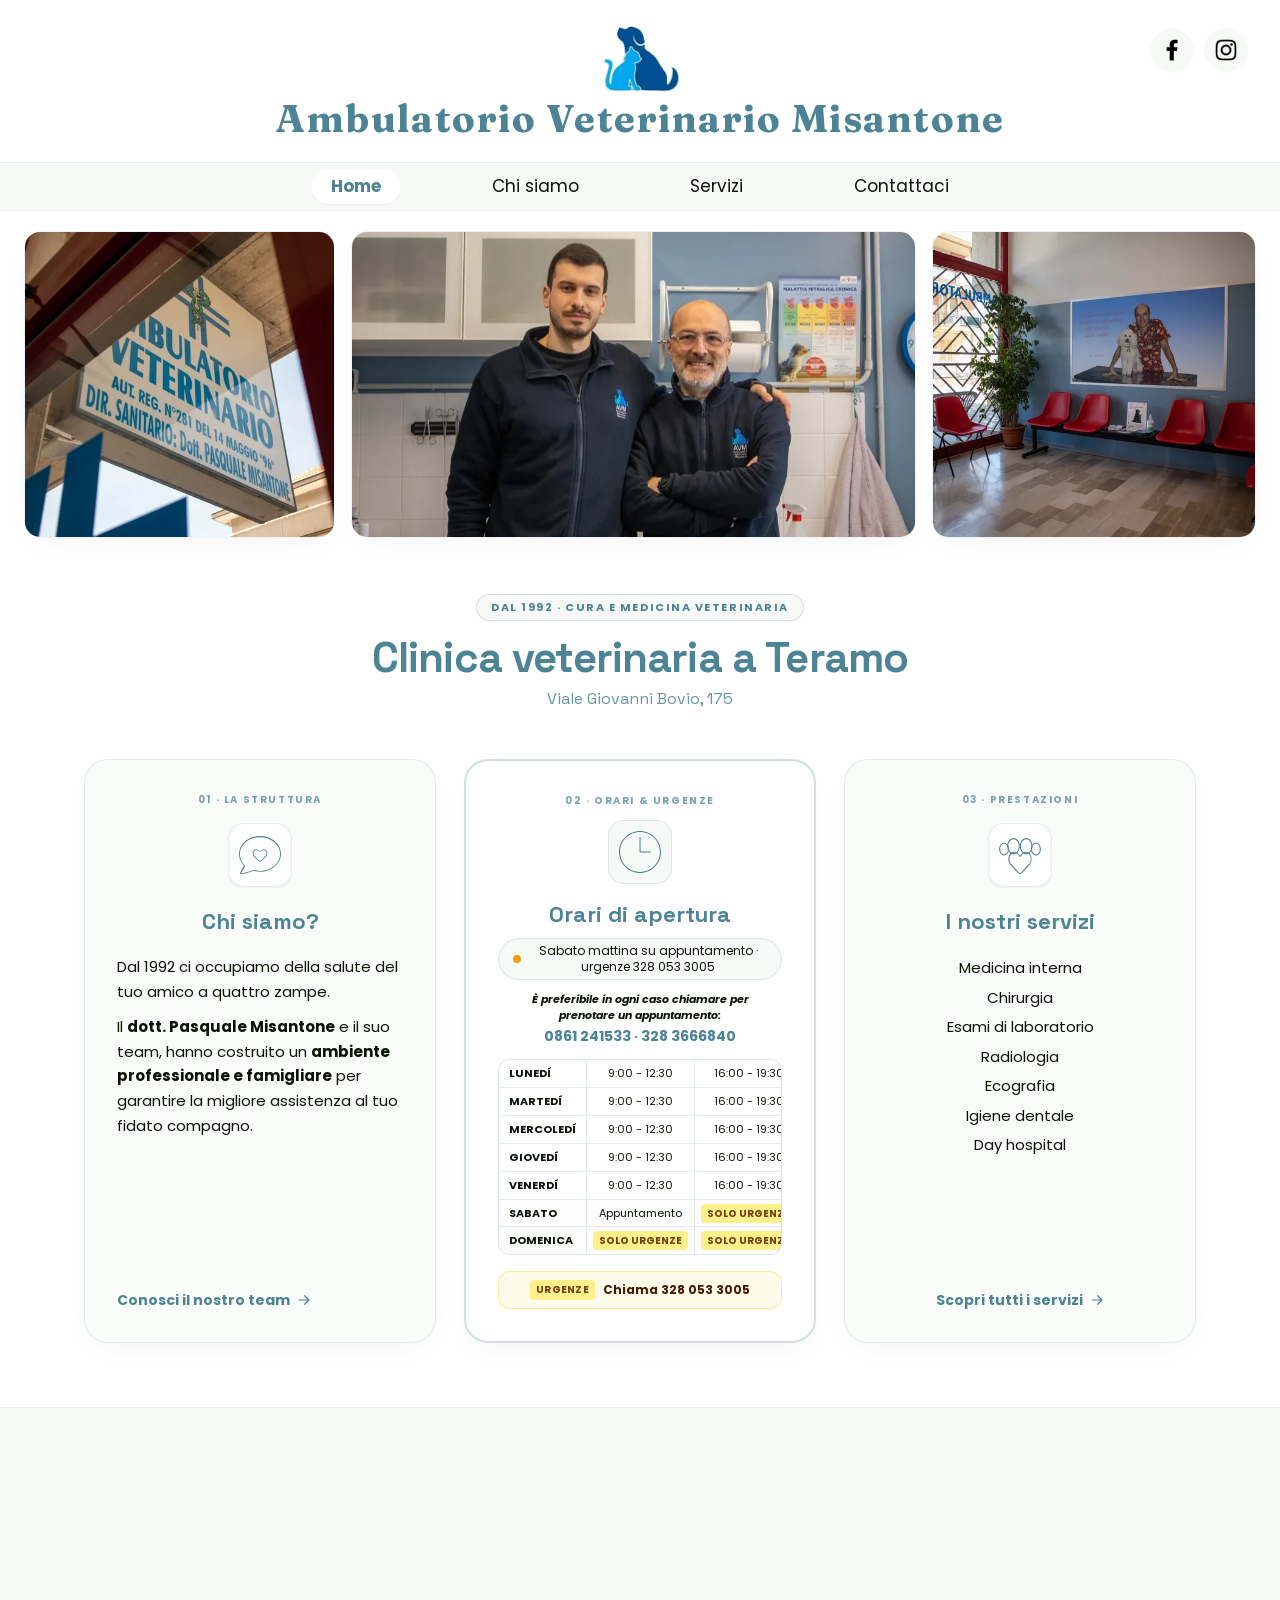
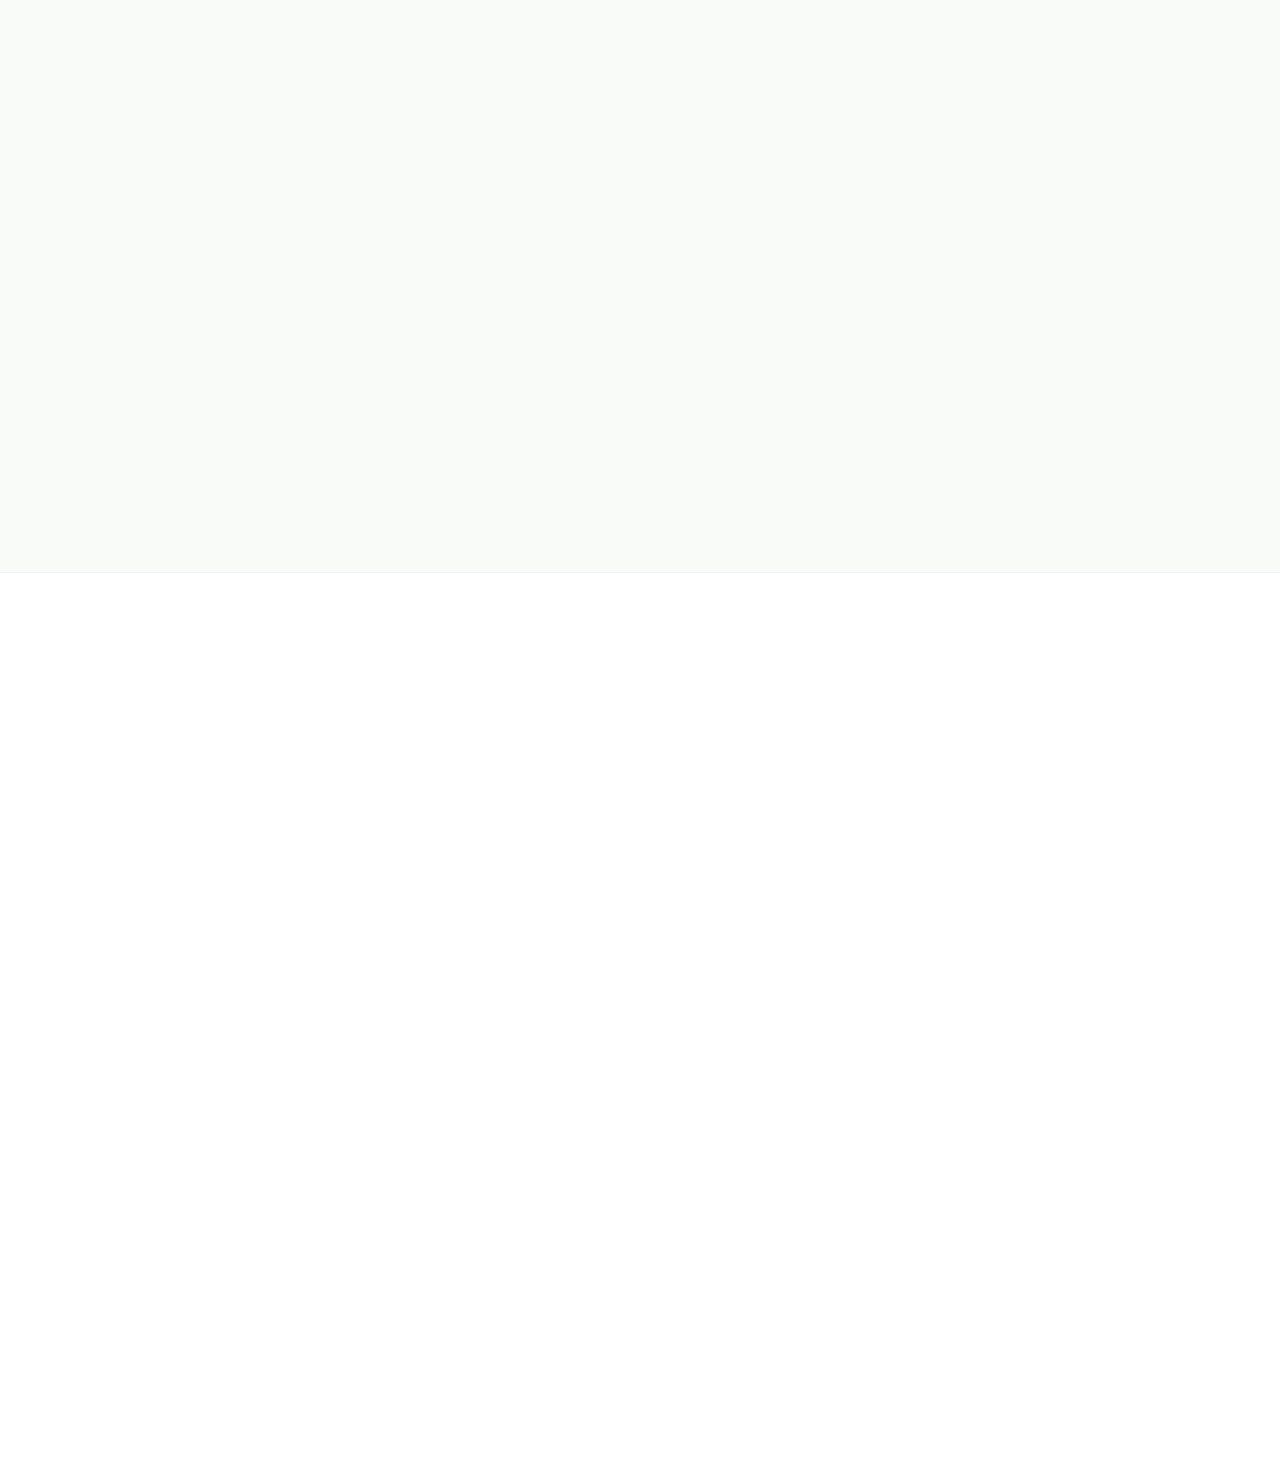
<file: index.html>
<!DOCTYPE html>
<html lang="it" class="scroll-smooth">
<head>
    <meta charset="UTF-8">
    <meta name="viewport" content="width=device-width, initial-scale=1.0">
    <title>Ambulatorio Veterinario Misantone | Clinica Veterinaria a Teramo</title>
    <meta name="description" content="Dal 1992 l'Ambulatorio Veterinario Misantone a Teramo (Viale Giovanni Bovio 175) si occupa di medicina interna, chirurgia, esami di laboratorio, radiologia, ecografia e day hospital.">
    <meta property="og:title" content="Ambulatorio Veterinario Misantone | Clinica Veterinaria a Teramo">
    <meta property="og:description" content="Dal 1992 ci occupiamo della salute del tuo amico a quattro zampe a Teramo in Viale Giovanni Bovio 175.">
    <meta property="og:type" content="website">
    <meta property="og:locale" content="it_IT">
    <meta property="og:url" content="https://veterinariomisantone.it/">
    <meta property="og:image" content="https://veterinariomisantone.it/img/og.jpg">
    <meta property="og:image:width" content="1200">
    <meta property="og:image:height" content="630">
    <meta property="og:image:alt" content="Il Dott. Gabriele Misantone e il Dott. Pasquale Misantone nell'Ambulatorio Veterinario Misantone a Teramo">
    <meta name="twitter:card" content="summary_large_image">
    <link rel="canonical" href="https://veterinariomisantone.it/">
    <link rel="icon" type="image/png" sizes="32x32" href="img/favicon-32.png">
    <link rel="icon" type="image/png" sizes="192x192" href="img/favicon-192.png">
    <link rel="apple-touch-icon" sizes="180x180" href="img/apple-touch-icon.png">
    <link rel="manifest" href="site.webmanifest">
    <meta name="theme-color" content="#4D8495">
    <link rel="stylesheet" href="css/stile.css">
    <link rel="preload" href="fonts/fraunces.woff2" as="font" type="font/woff2" crossorigin>
    <link rel="preload" href="fonts/space-grotesk.woff2" as="font" type="font/woff2" crossorigin>
    <link rel="preload" href="fonts/poppins-regular.woff2" as="font" type="font/woff2" crossorigin>
    <script type="application/ld+json">
    {
      "@context": "https://schema.org",
      "@type": "VeterinaryCare",
      "name": "Ambulatorio Veterinario Misantone",
      "vatID": "IT01712010675",
      "url": "https://veterinariomisantone.it/",
      "image": "https://veterinariomisantone.it/img/og.jpg",
      "hasMap": "https://maps.google.com/?q=Ambulatorio+Veterinario+Misantone+Viale+Giovanni+Bovio+175+Teramo",
      "telephone": "+390861241533",
      "email": "pasqualemisantone@gmail.com",
      "areaServed": {
        "@type": "City",
        "name": "Teramo"
      },
      "address": {
        "@type": "PostalAddress",
        "streetAddress": "Viale Giovanni Bovio, 175",
        "addressLocality": "Teramo",
        "addressRegion": "TE",
        "postalCode": "64100",
        "addressCountry": "IT"
      },
      "geo": {
        "@type": "GeoCoordinates",
        "latitude": 42.6680189,
        "longitude": 13.7131632
      },
      "openingHoursSpecification": [
        {
          "@type": "OpeningHoursSpecification",
          "dayOfWeek": ["Monday", "Tuesday", "Wednesday", "Thursday", "Friday"],
          "opens": "09:00",
          "closes": "12:30"
        },
        {
          "@type": "OpeningHoursSpecification",
          "dayOfWeek": ["Monday", "Tuesday", "Wednesday", "Thursday", "Friday"],
          "opens": "16:00",
          "closes": "19:30"
        },
        {
          "@type": "OpeningHoursSpecification",
          "dayOfWeek": ["Saturday", "Sunday"],
          "opens": "00:00",
          "closes": "00:00"
        }
      ],
      "sameAs": [
        "https://www.facebook.com/AmbulatorioVeterinarioMisantone",
        "https://www.instagram.com/misanvet/"
      ]
    }
    </script>
</head>
<body class="bg-white text-wix-dark font-sans antialiased selection:bg-wix-teal selection:text-white">
    <a href="#contenuto" class="skip-link">Salta al contenuto</a>

    <header class="bg-white/95 backdrop-blur-sm sticky top-0 z-40 border-b border-wix-teal/10">
        <div class="max-w-[1280px] mx-auto px-4 md:px-8 pt-4 pb-4 md:pt-6 md:pb-5 relative">
            <div class="flex items-center justify-between md:hidden mb-2">
                <div class="flex items-center gap-2.5">
                    <a href="https://www.facebook.com/AmbulatorioVeterinarioMisantone" target="_blank" rel="noopener noreferrer" aria-label="Pagina Facebook" class="p-1.5 rounded-full bg-wix-sage hover:bg-wix-sageDeep transition-colors">
                        <img src="img/fb-black.png" alt="Facebook" width="37" height="37" class="w-6 h-6">
                    </a>
                    <a href="https://www.instagram.com/misanvet/?hl=it" target="_blank" rel="noopener noreferrer" aria-label="Profilo Instagram" class="p-1.5 rounded-full bg-wix-sage hover:bg-wix-sageDeep transition-colors">
                        <img src="img/ig-black.png" alt="Instagram" width="37" height="37" class="w-6 h-6">
                    </a>
                </div>
                <button type="button" id="menu-open" aria-label="Apri menu" aria-haspopup="dialog" aria-controls="mobile-menu" class="p-2 rounded-xl bg-wix-sage text-wix-teal hover:bg-wix-sageDeep transition-colors">
                    <svg class="w-7 h-6" viewBox="0 0 32 24" fill="none" stroke="currentColor" stroke-width="2.2" stroke-linecap="round" aria-hidden="true">
                        <path d="M4 5h24M4 12h24M4 19h24"/>
                    </svg>
                </button>
            </div>

            <div class="hidden md:flex items-center gap-2.5 absolute right-8 top-7">
                <a href="https://www.facebook.com/AmbulatorioVeterinarioMisantone" target="_blank" rel="noopener noreferrer" aria-label="Pagina Facebook" class="p-2 rounded-full bg-wix-sage hover:bg-wix-sageDeep hover:-translate-y-0.5 transition-all">
                    <img src="img/fb-black.png" alt="Facebook" width="37" height="37" class="w-7 h-7">
                </a>
                <a href="https://www.instagram.com/misanvet/?hl=it" target="_blank" rel="noopener noreferrer" aria-label="Profilo Instagram" class="p-2 rounded-full bg-wix-sage hover:bg-wix-sageDeep hover:-translate-y-0.5 transition-all">
                    <img src="img/ig-black.png" alt="Instagram" width="37" height="37" class="w-7 h-7">
                </a>
            </div>

            <div class="flex flex-col items-center">
                <a href="index.html" class="order-2 md:order-1 mt-1 md:mt-0 group">
                    <img src="img/logo-header.webp" alt="Logo Ambulatorio Veterinario Misantone" width="96" height="71" class="w-[78px] h-[58px] md:w-[92px] md:h-[68px] object-contain transition-transform duration-300 group-hover:scale-105">
                </a>
                <p class="order-1 md:order-2 font-title font-bold text-[26px] md:text-[38px] leading-[1.2] tracking-[0.04em] text-wix-teal text-center max-w-[320px] md:max-w-none mt-1">
                    <a href="index.html" class="hover:opacity-90 transition-opacity">Ambulatorio Veterinario Misantone</a>
                </p>
            </div>
        </div>

        <div class="hidden md:block bg-wix-sage/90 border-t border-wix-teal/10 w-full py-1.5">
            <nav aria-label="Navigazione principale" class="max-w-[760px] mx-auto flex items-center justify-around px-4">
                <a href="index.html" aria-current="page" class="px-5 py-1.5 rounded-full font-sans text-[17px] leading-[1.4em] text-wix-teal bg-white shadow-sm font-semibold transition-all duration-200">Home</a>
                <a href="chi-siamo.html" class="px-5 py-1.5 rounded-full font-sans text-[17px] leading-[1.4em] text-wix-dark hover:text-wix-teal hover:bg-white/60 transition-all duration-200">Chi siamo</a>
                <a href="servizi.html" class="px-5 py-1.5 rounded-full font-sans text-[17px] leading-[1.4em] text-wix-dark hover:text-wix-teal hover:bg-white/60 transition-all duration-200">Servizi</a>
                <a href="contattaci.html" class="px-5 py-1.5 rounded-full font-sans text-[17px] leading-[1.4em] text-wix-dark hover:text-wix-teal hover:bg-white/60 transition-all duration-200">Contattaci</a>
            </nav>
        </div>
    </header>

    <dialog id="mobile-menu" aria-label="Menu di navigazione" class="m-0 ml-auto h-full max-h-none w-[300px] max-w-[85vw] bg-wix-sage text-wix-dark p-6 shadow-2xl border-l border-wix-teal/15">
        <div class="flex items-center justify-between mb-8 pb-4 border-b border-wix-teal/10">
            <span class="font-title font-bold text-lg text-wix-teal">Menu</span>
            <button type="button" id="menu-close" aria-label="Chiudi menu" class="p-2 rounded-xl bg-white text-wix-teal shadow-sm">
                <svg class="w-6 h-6" viewBox="0 0 24 24" fill="none" stroke="currentColor" stroke-width="2" aria-hidden="true">
                    <path d="M6 6l12 12M18 6L6 18"/>
                </svg>
            </button>
        </div>
        <nav aria-label="Menu mobile" class="flex flex-col gap-2 text-center">
            <a href="index.html" aria-current="page" class="py-3 px-4 rounded-xl font-sans text-[18px] text-wix-teal bg-white shadow-sm font-semibold transition-all">Home</a>
            <a href="chi-siamo.html" class="py-3 px-4 rounded-xl font-sans text-[18px] text-wix-dark hover:text-wix-teal hover:bg-white/60 transition-all">Chi siamo</a>
            <a href="servizi.html" class="py-3 px-4 rounded-xl font-sans text-[18px] text-wix-dark hover:text-wix-teal hover:bg-white/60 transition-all">Servizi</a>
            <a href="contattaci.html" class="py-3 px-4 rounded-xl font-sans text-[18px] text-wix-dark hover:text-wix-teal hover:bg-white/60 transition-all">Contattaci</a>
        </nav>
    </dialog>

    <main id="contenuto">
        <!-- Striscia superiore a 3 foto con cornice editoriale 2026 -->
        <section aria-label="Immagini dell'ambulatorio" class="max-w-[1380px] mx-auto px-4 md:px-6 pt-5">
            <div class="flex flex-col md:flex-row gap-3 md:gap-4 w-full">
                <div class="hidden md:block md:w-[25.92%] overflow-hidden rounded-2xl border border-wix-teal/10 shadow-card group">
                    <img src="img/home/strip-1.webp" alt="Insegna esterna dell'Ambulatorio Veterinario Misantone" width="508" height="500" decoding="async" class="w-full h-full object-cover block transition-transform duration-700 ease-out group-hover:scale-[1.03]">
                </div>
                <div class="w-full md:w-[47.04%] overflow-hidden rounded-2xl border border-wix-teal/10 shadow-card group">
                    <img src="img/home/strip-2.webp" alt="Il Dott. Gabriele Misantone e il Dott. Pasquale Misantone in ambulatorio" width="922" height="500" fetchpriority="high" class="w-full h-full object-cover block transition-transform duration-700 ease-out group-hover:scale-[1.03]">
                </div>
                <div class="hidden md:block md:w-[27.04%] overflow-hidden rounded-2xl border border-wix-teal/10 shadow-card group">
                    <img src="img/home/strip-3.webp" alt="Sala d'attesa dell'Ambulatorio Veterinario Misantone" width="530" height="500" decoding="async" class="w-full h-full object-cover block transition-transform duration-700 ease-out group-hover:scale-[1.03]">
                </div>
            </div>
        </section>

        <!-- Sezione Centrale: Titolo + 3 Card Bento (Chi siamo? / Orari di apertura / I nostri servizi) -->
        <section class="max-w-[1160px] mx-auto pt-10 md:pt-14 pb-12 md:pb-16 px-4 md:px-6">
            <div class="text-center mb-10 md:mb-12">
                <span class="inline-flex items-center gap-2 px-3.5 py-1 rounded-full bg-wix-sage border border-wix-teal/20 text-wix-teal text-[11px] font-semibold uppercase tracking-[0.14em] mb-3">
                    Dal 1992 · Cura e medicina veterinaria
                </span>
                <h1 class="font-heading text-[32px] md:text-[42px] font-bold leading-[1.18] tracking-[-0.02em] text-wix-teal">Clinica veterinaria a Teramo</h1>
                <p class="font-heading text-[16px] leading-[1.4em] text-wix-teal/85 mt-1.5">Viale Giovanni Bovio, 175</p>
            </div>

            <div class="grid grid-cols-1 lg:grid-cols-12 gap-6 md:gap-7 items-stretch">
                <!-- Colonna 1: Chi siamo? -->
                <article class="lg:col-span-4 bg-wix-sage/55 rounded-3xl p-7 md:p-8 border border-wix-teal/15 shadow-card hover:shadow-cardHover transition-all duration-300 flex flex-col items-center">
                    <span class="text-[10px] font-semibold uppercase tracking-[0.16em] text-wix-teal/75 mb-4">01 · La struttura</span>
                    <div class="w-16 h-16 rounded-2xl bg-white shadow-sm border border-wix-teal/15 flex items-center justify-center mb-5">
                        <svg viewBox="20 27.6 160 144.8" class="w-[42px] h-[38px] fill-wix-teal" aria-hidden="true">
                            <path d="M124.2 82.8c-4.9-5.8-14.3-5.9-20.1 0L99.9 87l-4.2-4.2c-5.8-5.9-15.2-5.8-20.1 0-5.6 6.6-5.2 16.4 1 22.5l19.3 19.3c1.1 1.1 2.6 1.7 4 1.7s2.9-.6 4-1.7l19.3-19.3c6.2-6 6.6-15.9 1-22.5zm-3.2 20.1l-19.3 19.3c-.9.9-2.4.9-3.3 0L79 102.9c-5-4.9-5.3-12.8-.8-18.1 2.2-2.6 5.4-4 8.5-4 3 0 6 1.2 8.2 3.5l5 5 5-5c4.5-4.6 12.1-4.5 16.7.5 4.5 5.3 4.2 13.2-.7 18.1z"/>
                            <path d="M100 27.6c-44.1 0-80 30.8-80 68.7 0 15.9 6.5 31.4 18.4 43.7l-13.9 26.8c-.6 1.2-.5 2.7.2 3.9.7 1.1 2 1.8 3.3 1.8h.3c1-.1 24.4-2 45.7-12.5 8.5 2.4 17.2 3.8 26 3.8 44.1 0 80-30.8 80-68.7S144.1 27.6 100 27.6zm0 132.9c-8.6 0-17.2-1.3-25.5-3.8-.5-.1-1-.1-1.5.1-18.7 9.4-39.8 11.7-44.2 12.1l13.6-26.2c.5-1 .3-2.2-.5-2.9-11.9-11.6-18.4-26.9-18.4-43.4 0-35.4 34.3-64.3 76.6-64.3s76.6 28.8 76.6 64.3-34.4 64.1-76.7 64.1z"/>
                        </svg>
                    </div>
                    <h2 class="font-heading text-[22px] font-bold leading-[1.3em] text-wix-teal text-center mb-5">Chi siamo?</h2>
                    <div class="text-[15px] leading-[1.65em] text-wix-dark text-left space-y-2.5 flex-1">
                        <p>Dal 1992 ci occupiamo della salute del tuo amico a quattro zampe.</p>
                        <p>Il <span class="font-bold">dott. Pasquale Misantone</span> e il suo team, hanno costruito un <span class="font-bold">ambiente professionale e famigliare</span> per garantire la migliore assistenza al tuo fidato compagno.</p>
                    </div>
                    <a href="chi-siamo.html" class="mt-6 inline-flex items-center gap-1.5 text-sm font-semibold text-wix-teal hover:text-wix-tealDark transition-colors self-start">
                        Conosci il nostro team
                        <svg class="w-4 h-4" viewBox="0 0 20 20" fill="currentColor" aria-hidden="true"><path fill-rule="evenodd" d="M3 10a.75.75 0 01.75-.75h10.638L10.23 5.29a.75.75 0 111.04-1.08l5.5 5.25a.75.75 0 010 1.08l-5.5 5.25a.75.75 0 11-1.04-1.08l4.158-3.96H3.75A.75.75 0 013 10z" clip-rule="evenodd"/></svg>
                    </a>
                </article>

                <!-- Colonna 2: Orari di apertura -->
                <article class="lg:col-span-4 bg-white rounded-3xl p-6 md:p-8 border-2 border-wix-teal/25 shadow-card hover:shadow-cardHover transition-all duration-300 flex flex-col items-center">
                    <span class="text-[10px] font-semibold uppercase tracking-[0.16em] text-wix-teal/75 mb-3">02 · Orari &amp; urgenze</span>
                    <div class="w-16 h-16 rounded-2xl bg-wix-sage border border-wix-teal/15 flex items-center justify-center mb-4">
                        <svg viewBox="20 20 160 160" class="w-[42px] h-[42px] fill-wix-teal" aria-hidden="true">
                            <path d="M100 20c-44.1 0-80 35.9-80 80s35.9 80 80 80 80-35.9 80-80-35.9-80-80-80zm0 156c-41.9 0-76-34.1-76-76s34.1-76 76-76 76 34.1 76 76-34.1 76-76 76z"/>
                            <path d="M139.2 98h-37V44.9c0-1.1-.9-2-2-2s-2 .9-2 2V100c0 1.1.9 2 2 2h39c1.1 0 2-.9 2-2s-.9-2-2-2z"/>
                        </svg>
                    </div>
                    <h2 class="font-heading text-[22px] font-bold leading-[1.3em] text-wix-teal text-center">Orari di apertura</h2>

                    <!-- Stato Orari Live (aggiornato da nav.js) -->
                    <div class="mt-2.5 mb-3 inline-flex items-center gap-2 px-3.5 py-1 rounded-full bg-wix-sage border border-wix-teal/15 text-xs font-medium text-wix-dark text-center">
                        <span id="stato-pallino" class="w-2 h-2 rounded-full bg-stone-400 shrink-0"></span>
                        <span id="stato-orari">Lun–Ven 09:00–12:30 · 16:00–19:30</span>
                    </div>

                    <p class="font-bold italic text-[11px] leading-[1.45em] text-wix-dark text-center">
                        È preferibile in ogni caso chiamare per<br>prenotare un appuntamento:
                    </p>
                    <p class="font-bold text-[14px] leading-[1.5em] text-wix-teal text-center mt-0.5 mb-3">
                        <a href="tel:+390861241533" class="hover:underline">0861 241533</a> · <a href="tel:+393283666840" class="hover:underline">328 3666840</a>
                    </p>

                    <div class="w-full rounded-xl overflow-x-auto border border-wix-teal/20 bg-white">
                        <table class="w-full border-collapse text-wix-dark text-[11px] leading-[1.35]">
                            <tbody class="divide-y divide-wix-teal/15">
                                <tr class="hover:bg-wix-sage/50 transition-colors">
                                    <td class="border-r border-wix-teal/15 py-1.5 px-1.5 sm:px-2.5 font-bold text-left">LUNEDÍ</td>
                                    <td class="border-r border-wix-teal/15 py-1.5 px-1 sm:px-2 text-center">9:00 - 12:30</td>
                                    <td class="py-1.5 px-1 sm:px-2 text-center">16:00 - 19:30</td>
                                </tr>
                                <tr class="hover:bg-wix-sage/50 transition-colors">
                                    <td class="border-r border-wix-teal/15 py-1.5 px-1.5 sm:px-2.5 font-bold text-left">MARTEDÍ</td>
                                    <td class="border-r border-wix-teal/15 py-1.5 px-1 sm:px-2 text-center">9:00 - 12:30</td>
                                    <td class="py-1.5 px-1 sm:px-2 text-center">16:00 - 19:30</td>
                                </tr>
                                <tr class="hover:bg-wix-sage/50 transition-colors">
                                    <td class="border-r border-wix-teal/15 py-1.5 px-1.5 sm:px-2.5 font-bold text-left">MERCOLEDÍ</td>
                                    <td class="border-r border-wix-teal/15 py-1.5 px-1 sm:px-2 text-center">9:00 - 12:30</td>
                                    <td class="py-1.5 px-1 sm:px-2 text-center">16:00 - 19:30</td>
                                </tr>
                                <tr class="hover:bg-wix-sage/50 transition-colors">
                                    <td class="border-r border-wix-teal/15 py-1.5 px-1.5 sm:px-2.5 font-bold text-left">GIOVEDÍ</td>
                                    <td class="border-r border-wix-teal/15 py-1.5 px-1 sm:px-2 text-center">9:00 - 12:30</td>
                                    <td class="py-1.5 px-1 sm:px-2 text-center">16:00 - 19:30</td>
                                </tr>
                                <tr class="hover:bg-wix-sage/50 transition-colors">
                                    <td class="border-r border-wix-teal/15 py-1.5 px-1.5 sm:px-2.5 font-bold text-left">VENERDÍ</td>
                                    <td class="border-r border-wix-teal/15 py-1.5 px-1 sm:px-2 text-center">9:00 - 12:30</td>
                                    <td class="py-1.5 px-1 sm:px-2 text-center">16:00 - 19:30</td>
                                </tr>
                                <tr class="bg-wix-sage/30">
                                    <td class="border-r border-wix-teal/15 py-1.5 px-1.5 sm:px-2.5 font-bold text-left">SABATO</td>
                                    <td class="border-r border-wix-teal/15 py-1.5 px-1 sm:px-2 text-center">Appuntamento</td>
                                    <td class="py-1.5 px-1 sm:px-1.5 text-center"><span class="bg-wix-yellow text-wix-urgentText font-bold px-1.5 py-0.5 rounded text-[10px] whitespace-nowrap">SOLO URGENZE</span></td>
                                </tr>
                                <tr class="bg-wix-sage/30">
                                    <td class="border-r border-wix-teal/15 py-1.5 px-1.5 sm:px-2.5 font-bold text-left">DOMENICA</td>
                                    <td class="border-r border-wix-teal/15 py-1.5 px-1 sm:px-1.5 text-center"><span class="bg-wix-yellow text-wix-urgentText font-bold px-1.5 py-0.5 rounded text-[10px] whitespace-nowrap">SOLO URGENZE</span></td>
                                    <td class="py-1.5 px-1 sm:px-1.5 text-center"><span class="bg-wix-yellow text-wix-urgentText font-bold px-1.5 py-0.5 rounded text-[10px] whitespace-nowrap">SOLO URGENZE</span></td>
                                </tr>
                            </tbody>
                        </table>
                    </div>

                    <a href="tel:+393280533005" class="mt-4 w-full inline-flex items-center justify-center gap-2 px-3.5 py-2 rounded-xl bg-amber-50 hover:bg-amber-100 border border-amber-200/80 text-amber-950 text-xs font-bold transition-colors">
                        <span class="bg-wix-yellow text-wix-urgentText px-1.5 py-0.5 rounded uppercase tracking-wide text-[10px]">Urgenze</span>
                        <span>Chiama 328 053 3005</span>
                    </a>
                </article>

                <!-- Colonna 3: I nostri servizi -->
                <article class="lg:col-span-4 bg-wix-sage/55 rounded-3xl p-7 md:p-8 border border-wix-teal/15 shadow-card hover:shadow-cardHover transition-all duration-300 flex flex-col items-center">
                    <span class="text-[10px] font-semibold uppercase tracking-[0.16em] text-wix-teal/75 mb-4">03 · Prestazioni</span>
                    <div class="w-16 h-16 rounded-2xl bg-white shadow-sm border border-wix-teal/15 flex items-center justify-center mb-5">
                        <svg viewBox="20 19.5 160 161" class="w-[42px] h-[42px] fill-wix-teal" aria-hidden="true">
                            <path d="M51 66c0 17.5 10.6 31.1 24.2 31.1S99.3 83.4 99.3 66 88.7 34.9 75.2 34.9 51 48.5 51 66zm44.4 0c0 15-8.9 26.8-20.2 26.8C63.8 92.8 55 81 55 66s8.9-26.8 20.2-26.8c11.3.1 20.2 11.8 20.2 26.8z"/>
                            <path d="M123.7 97.1c13.6 0 24.2-13.7 24.2-31.1s-10.6-31.1-24.2-31.1S99.5 48.5 99.5 66s10.6 31.1 24.2 31.1zm0-57.8c11.3 0 20.2 11.8 20.2 26.8s-8.9 26.8-20.2 26.8-20.2-11.8-20.2-26.8 8.8-26.8 20.2-26.8z"/>
                            <path d="M161 52.8c-10.5 0-19 10.9-19 24.4s8.5 24.4 19 24.4 19-10.9 19-24.4-8.5-24.4-19-24.4zm0 44.5c-8.3 0-15-9-15-20.1s6.7-20.1 15-20.1 15 9 15 20.1-6.7 20.1-15 20.1z"/>
                            <path d="M39 101.6c10.5 0 19-10.9 19-24.4S49.5 52.8 39 52.8 20 63.7 20 77.2s8.5 24.4 19 24.4zm0-44.5c8.3 0 15 9 15 20.1s-6.7 20.1-15 20.1-15-9-15-20.1 6.7-20.1 15-20.1z"/>
                            <path d="M137.4 95c-7.5-9.5-23.3-9.2-31 0l-6.5 7.7-6.4-7.7c-7.7-9.2-23.5-9.5-31 0-11 13.9-8.8 33.4 1.6 43.9L92 169.3c2.1 2.1 4.9 3.2 8 3.2 3 0 5.9-1.2 8-3.3l27.8-30.3c10.5-10.5 12.6-30 1.6-43.9zm-4.5 40.9l-27.9 30.4c-2.6 2.6-7.6 2.6-10.2 0L67 135.9c-8.9-8.9-10.9-26-1.4-38.1 3.2-4.1 8.1-6.2 13-6.2 4.6 0 9.1 1.9 12.4 5.8l7.9 9.5c.8.9 2.2.9 3 0l8-9.5c6.5-7.8 19-7.9 25.4.4 9.5 12.1 7.5 29.2-1.4 38.1z"/>
                        </svg>
                    </div>
                    <h2 class="font-heading text-[22px] font-bold leading-[1.3em] text-wix-teal text-center mb-5">I nostri servizi</h2>
                    <ul class="text-[15px] leading-[1.7em] text-wix-dark text-center space-y-1 flex-1">
                        <li>Medicina interna</li>
                        <li>Chirurgia</li>
                        <li>Esami di laboratorio</li>
                        <li>Radiologia</li>
                        <li>Ecografia</li>
                        <li>Igiene dentale</li>
                        <li>Day hospital</li>
                    </ul>
                    <a href="servizi.html" class="mt-6 inline-flex items-center gap-1.5 text-sm font-semibold text-wix-teal hover:text-wix-tealDark transition-colors">
                        Scopri tutti i servizi
                        <svg class="w-4 h-4" viewBox="0 0 20 20" fill="currentColor" aria-hidden="true"><path fill-rule="evenodd" d="M3 10a.75.75 0 01.75-.75h10.638L10.23 5.29a.75.75 0 111.04-1.08l5.5 5.25a.75.75 0 010 1.08l-5.5 5.25a.75.75 0 11-1.04-1.08l4.158-3.96H3.75A.75.75 0 013 10z" clip-rule="evenodd"/></svg>
                    </a>
                </article>
            </div>
        </section>

        <!-- Galleria Fotografica 5x3 (15 foto nell'ordine esatto Wix, curata stile Cosmos + Lightbox) -->
        <section aria-label="Galleria fotografica dell'ambulatorio e dei pazienti" class="defer-render w-full bg-wix-sage/60 py-12 md:py-16 px-4 md:px-6 border-t border-wix-teal/10">
            <div class="max-w-[1380px] mx-auto">
                <div class="flex flex-col sm:flex-row sm:items-end justify-between gap-2 mb-6 md:mb-8">
                    <div>
                        <span class="text-[11px] font-semibold uppercase tracking-[0.14em] text-wix-teal/80">Galleria · 15 scatti</span>
                        <h2 class="font-heading text-[24px] md:text-[28px] font-bold text-wix-teal leading-tight mt-0.5">La clinica e i nostri pazienti</h2>
                    </div>
                    <p class="text-xs text-wix-gray">Tocca una foto per aprirla a schermo intero</p>
                </div>

                <div class="grid grid-cols-1 sm:grid-cols-2 md:grid-cols-5 gap-3 md:gap-3.5">
                    <button type="button" data-lightbox-src="img/galleria/foto-01.webp" data-lightbox-alt="Gatto in degenza nell'ambulatorio veterinario" class="relative overflow-hidden rounded-2xl border border-wix-teal/10 shadow-sm hover:shadow-card group text-left cursor-zoom-in transition-shadow">
                        <img src="img/galleria/foto-01.webp" alt="Gatto in degenza nell'ambulatorio veterinario" width="960" height="722" loading="lazy" decoding="async" class="w-full aspect-[480/361] object-cover block transition-transform duration-700 ease-out group-hover:scale-105">
                        <span class="absolute bottom-2.5 left-2.5 px-2 py-0.5 rounded-full bg-white/90 backdrop-blur-sm text-[10px] font-semibold tracking-wider text-wix-dark opacity-0 group-hover:opacity-100 transition-opacity">01</span>
                    </button>
                    <button type="button" data-lightbox-src="img/galleria/foto-02.webp" data-lightbox-alt="Lo staff medico dell'Ambulatorio Veterinario Misantone" class="relative overflow-hidden rounded-2xl border border-wix-teal/10 shadow-sm hover:shadow-card group text-left cursor-zoom-in transition-shadow">
                        <img src="img/galleria/foto-02.webp" alt="Lo staff medico dell'Ambulatorio Veterinario Misantone" width="960" height="722" loading="lazy" decoding="async" class="w-full aspect-[480/361] object-cover block transition-transform duration-700 ease-out group-hover:scale-105">
                        <span class="absolute bottom-2.5 left-2.5 px-2 py-0.5 rounded-full bg-white/90 backdrop-blur-sm text-[10px] font-semibold tracking-wider text-wix-dark opacity-0 group-hover:opacity-100 transition-opacity">02</span>
                    </button>
                    <button type="button" data-lightbox-src="img/galleria/foto-03.webp" data-lightbox-alt="Coniglio bianco e nero in visita veterinaria" class="relative overflow-hidden rounded-2xl border border-wix-teal/10 shadow-sm hover:shadow-card group text-left cursor-zoom-in transition-shadow">
                        <img src="img/galleria/foto-03.webp" alt="Coniglio bianco e nero in visita veterinaria" width="960" height="722" loading="lazy" decoding="async" class="w-full aspect-[480/361] object-cover block transition-transform duration-700 ease-out group-hover:scale-105">
                        <span class="absolute bottom-2.5 left-2.5 px-2 py-0.5 rounded-full bg-white/90 backdrop-blur-sm text-[10px] font-semibold tracking-wider text-wix-dark opacity-0 group-hover:opacity-100 transition-opacity">03</span>
                    </button>
                    <button type="button" data-lightbox-src="img/galleria/foto-04.webp" data-lightbox-alt="Veterinario con un cucciolo di cane" class="relative overflow-hidden rounded-2xl border border-wix-teal/10 shadow-sm hover:shadow-card group text-left cursor-zoom-in transition-shadow">
                        <img src="img/galleria/foto-04.webp" alt="Veterinario con un cucciolo di cane" width="960" height="722" loading="lazy" decoding="async" class="w-full aspect-[480/361] object-cover block transition-transform duration-700 ease-out group-hover:scale-105">
                        <span class="absolute bottom-2.5 left-2.5 px-2 py-0.5 rounded-full bg-white/90 backdrop-blur-sm text-[10px] font-semibold tracking-wider text-wix-dark opacity-0 group-hover:opacity-100 transition-opacity">04</span>
                    </button>
                    <button type="button" data-lightbox-src="img/galleria/foto-05.webp" data-lightbox-alt="Attestati di formazione e aggiornamento professionale" class="relative overflow-hidden rounded-2xl border border-wix-teal/10 shadow-sm hover:shadow-card group text-left cursor-zoom-in transition-shadow">
                        <img src="img/galleria/foto-05.webp" alt="Attestati di formazione e aggiornamento professionale" width="960" height="722" loading="lazy" decoding="async" class="w-full aspect-[480/361] object-cover block transition-transform duration-700 ease-out group-hover:scale-105">
                        <span class="absolute bottom-2.5 left-2.5 px-2 py-0.5 rounded-full bg-white/90 backdrop-blur-sm text-[10px] font-semibold tracking-wider text-wix-dark opacity-0 group-hover:opacity-100 transition-opacity">05</span>
                    </button>
                    <button type="button" data-lightbox-src="img/galleria/foto-06.webp" data-lightbox-alt="Cane sul tavolo da visita" class="relative overflow-hidden rounded-2xl border border-wix-teal/10 shadow-sm hover:shadow-card group text-left cursor-zoom-in transition-shadow">
                        <img src="img/galleria/foto-06.webp" alt="Cane sul tavolo da visita" width="960" height="722" loading="lazy" decoding="async" class="w-full aspect-[480/361] object-cover block transition-transform duration-700 ease-out group-hover:scale-105">
                        <span class="absolute bottom-2.5 left-2.5 px-2 py-0.5 rounded-full bg-white/90 backdrop-blur-sm text-[10px] font-semibold tracking-wider text-wix-dark opacity-0 group-hover:opacity-100 transition-opacity">06</span>
                    </button>
                    <button type="button" data-lightbox-src="img/galleria/foto-07.webp" data-lightbox-alt="Intervento in sala operatoria veterinaria" class="relative overflow-hidden rounded-2xl border border-wix-teal/10 shadow-sm hover:shadow-card group text-left cursor-zoom-in transition-shadow">
                        <img src="img/galleria/foto-07.webp" alt="Intervento in sala operatoria veterinaria" width="960" height="722" loading="lazy" decoding="async" class="w-full aspect-[480/361] object-cover block transition-transform duration-700 ease-out group-hover:scale-105">
                        <span class="absolute bottom-2.5 left-2.5 px-2 py-0.5 rounded-full bg-white/90 backdrop-blur-sm text-[10px] font-semibold tracking-wider text-wix-dark opacity-0 group-hover:opacity-100 transition-opacity">07</span>
                    </button>
                    <button type="button" data-lightbox-src="img/galleria/foto-08.webp" data-lightbox-alt="Postazione per le analisi di laboratorio" class="relative overflow-hidden rounded-2xl border border-wix-teal/10 shadow-sm hover:shadow-card group text-left cursor-zoom-in transition-shadow">
                        <img src="img/galleria/foto-08.webp" alt="Postazione per le analisi di laboratorio" width="960" height="722" loading="lazy" decoding="async" class="w-full aspect-[480/361] object-cover block transition-transform duration-700 ease-out group-hover:scale-105">
                        <span class="absolute bottom-2.5 left-2.5 px-2 py-0.5 rounded-full bg-white/90 backdrop-blur-sm text-[10px] font-semibold tracking-wider text-wix-dark opacity-0 group-hover:opacity-100 transition-opacity">08</span>
                    </button>
                    <button type="button" data-lightbox-src="img/galleria/foto-09.webp" data-lightbox-alt="Piccolo cucciolo di cane visitato in clinica" class="relative overflow-hidden rounded-2xl border border-wix-teal/10 shadow-sm hover:shadow-card group text-left cursor-zoom-in transition-shadow">
                        <img src="img/galleria/foto-09.webp" alt="Piccolo cucciolo di cane visitato in clinica" width="960" height="722" loading="lazy" decoding="async" class="w-full aspect-[480/361] object-cover block transition-transform duration-700 ease-out group-hover:scale-105">
                        <span class="absolute bottom-2.5 left-2.5 px-2 py-0.5 rounded-full bg-white/90 backdrop-blur-sm text-[10px] font-semibold tracking-wider text-wix-dark opacity-0 group-hover:opacity-100 transition-opacity">09</span>
                    </button>
                    <button type="button" data-lightbox-src="img/galleria/foto-10.webp" data-lightbox-alt="Gattino con fasciatura post-operatoria" class="relative overflow-hidden rounded-2xl border border-wix-teal/10 shadow-sm hover:shadow-card group text-left cursor-zoom-in transition-shadow">
                        <img src="img/galleria/foto-10.webp" alt="Gattino con fasciatura post-operatoria" width="960" height="722" loading="lazy" decoding="async" class="w-full aspect-[480/361] object-cover block transition-transform duration-700 ease-out group-hover:scale-105">
                        <span class="absolute bottom-2.5 left-2.5 px-2 py-0.5 rounded-full bg-white/90 backdrop-blur-sm text-[10px] font-semibold tracking-wider text-wix-dark opacity-0 group-hover:opacity-100 transition-opacity">10</span>
                    </button>
                    <button type="button" data-lightbox-src="img/galleria/foto-11.webp" data-lightbox-alt="I medici veterinari dell'ambulatorio" class="relative overflow-hidden rounded-2xl border border-wix-teal/10 shadow-sm hover:shadow-card group text-left cursor-zoom-in transition-shadow">
                        <img src="img/galleria/foto-11.webp" alt="I medici veterinari dell'ambulatorio" width="960" height="722" loading="lazy" decoding="async" class="w-full aspect-[480/361] object-cover block transition-transform duration-700 ease-out group-hover:scale-105">
                        <span class="absolute bottom-2.5 left-2.5 px-2 py-0.5 rounded-full bg-white/90 backdrop-blur-sm text-[10px] font-semibold tracking-wider text-wix-dark opacity-0 group-hover:opacity-100 transition-opacity">11</span>
                    </button>
                    <button type="button" data-lightbox-src="img/galleria/foto-12.webp" data-lightbox-alt="Strumentazione per diagnostica ed esami ematochimici" class="relative overflow-hidden rounded-2xl border border-wix-teal/10 shadow-sm hover:shadow-card group text-left cursor-zoom-in transition-shadow">
                        <img src="img/galleria/foto-12.webp" alt="Strumentazione per diagnostica ed esami ematochimici" width="960" height="722" loading="lazy" decoding="async" class="w-full aspect-[480/361] object-cover block transition-transform duration-700 ease-out group-hover:scale-105">
                        <span class="absolute bottom-2.5 left-2.5 px-2 py-0.5 rounded-full bg-white/90 backdrop-blur-sm text-[10px] font-semibold tracking-wider text-wix-dark opacity-0 group-hover:opacity-100 transition-opacity">12</span>
                    </button>
                    <button type="button" data-lightbox-src="img/galleria/foto-13.webp" data-lightbox-alt="Refertazione radiografica digitale al computer" class="relative overflow-hidden rounded-2xl border border-wix-teal/10 shadow-sm hover:shadow-card group text-left cursor-zoom-in transition-shadow">
                        <img src="img/galleria/foto-13.webp" alt="Refertazione radiografica digitale al computer" width="960" height="722" loading="lazy" decoding="async" class="w-full aspect-[480/361] object-cover block transition-transform duration-700 ease-out group-hover:scale-105">
                        <span class="absolute bottom-2.5 left-2.5 px-2 py-0.5 rounded-full bg-white/90 backdrop-blur-sm text-[10px] font-semibold tracking-wider text-wix-dark opacity-0 group-hover:opacity-100 transition-opacity">13</span>
                    </button>
                    <button type="button" data-lightbox-src="img/galleria/foto-14.webp" data-lightbox-alt="Gatto rosso e bianco durante una visita di controllo" class="relative overflow-hidden rounded-2xl border border-wix-teal/10 shadow-sm hover:shadow-card group text-left cursor-zoom-in transition-shadow">
                        <img src="img/galleria/foto-14.webp" alt="Gatto rosso e bianco durante una visita di controllo" width="960" height="722" loading="lazy" decoding="async" class="w-full aspect-[480/361] object-cover block transition-transform duration-700 ease-out group-hover:scale-105">
                        <span class="absolute bottom-2.5 left-2.5 px-2 py-0.5 rounded-full bg-white/90 backdrop-blur-sm text-[10px] font-semibold tracking-wider text-wix-dark opacity-0 group-hover:opacity-100 transition-opacity">14</span>
                    </button>
                    <button type="button" data-lightbox-src="img/galleria/foto-15.webp" data-lightbox-alt="Chirurgia veterinaria di precisione in sala operatoria" class="relative overflow-hidden rounded-2xl border border-wix-teal/10 shadow-sm hover:shadow-card group text-left cursor-zoom-in transition-shadow">
                        <img src="img/galleria/foto-15.webp" alt="Chirurgia veterinaria di precisione in sala operatoria" width="960" height="722" loading="lazy" decoding="async" class="w-full aspect-[480/361] object-cover block transition-transform duration-700 ease-out group-hover:scale-105">
                        <span class="absolute bottom-2.5 left-2.5 px-2 py-0.5 rounded-full bg-white/90 backdrop-blur-sm text-[10px] font-semibold tracking-wider text-wix-dark opacity-0 group-hover:opacity-100 transition-opacity">15</span>
                    </button>
                </div>
            </div>
        </section>

        <!-- Mascotte interattiva: Barboncino Bianco da accarezzare -->
        <section id="barboncino-section" aria-label="Mascotte interattiva della clinica" class="defer-render w-full bg-white py-12 md:py-16 px-4 md:px-6 border-t border-wix-teal/10">
            <div class="max-w-[780px] mx-auto bg-wix-sage/55 rounded-3xl border border-wix-teal/15 shadow-card p-6 md:p-10 text-center">
                <span class="inline-flex items-center gap-1.5 px-3 py-1 rounded-full bg-white border border-wix-teal/15 text-wix-teal text-[10px] font-semibold uppercase tracking-[0.14em]">
                    Sala d’attesa virtuale · Mascotte
                </span>
                <h2 class="font-heading text-[24px] md:text-[28px] font-bold text-wix-teal mt-3">Accarezza il nostro barboncino bianco</h2>
                <p class="text-[14px] md:text-[15px] text-wix-gray max-w-md mx-auto mt-1.5">Passa il dito sullo schermo o muovi il cursore sul suo musetto per fargli le coccole.</p>

                <div id="barboncino-stage" tabindex="0" role="button" aria-label="Accarezza il barboncino bianco" class="relative mt-6 mx-auto max-w-[360px] h-[235px] rounded-2xl bg-gradient-to-b from-white to-wix-sage border border-wix-teal/15 shadow-sm flex items-center justify-center overflow-hidden select-none touch-none cursor-grab active:cursor-grabbing focus-visible:outline-none">
                    <svg id="barboncino-svg" viewBox="0 0 280 220" class="w-[260px] h-[205px]" aria-hidden="true">
                        <!-- Ombra sul pavimento -->
                        <ellipse cx="140" cy="196" rx="68" ry="10" fill="#DCE5DD" opacity="0.75"/>

                        <!-- Coda fluffy con pom-pom che scodinzola -->
                        <g class="coda-riposo">
                            <path d="M180 148 Q198 140 202 126" fill="none" stroke="#FFFFFF" stroke-width="11" stroke-linecap="round"/>
                            <path d="M180 148 Q198 140 202 126" fill="none" stroke="#CBD5CD" stroke-width="1.5" stroke-linecap="round"/>
                            <circle cx="204" cy="123" r="13" fill="#FFFFFF" stroke="#CBD5CD" stroke-width="1.5"/>
                            <circle cx="198" cy="117" r="7" fill="#FAF8F4"/>
                            <circle cx="210" cy="122" r="7" fill="#FFFFFF"/>
                        </g>

                        <!-- Corpo morbido -->
                        <g class="corpo-respiro">
                            <!-- Corpo posteriore / fianchi -->
                            <ellipse cx="164" cy="154" rx="28" ry="26" fill="#FAF8F4" stroke="#CBD5CD" stroke-width="1.6"/>
                            <!-- Torace nuvola -->
                            <path d="M107 148c0-21 15-35 33-35s33 14 33 35c0 17-12 31-33 31s-33-14-33-31z" fill="#FFFFFF" stroke="#CBD5CD" stroke-width="1.6"/>
                            <circle cx="122" cy="134" r="14" fill="#FFFFFF"/>
                            <circle cx="158" cy="134" r="14" fill="#FFFFFF"/>
                            <circle cx="140" cy="129" r="16" fill="#FFFFFF"/>

                            <!-- Zampa posteriore destra -->
                            <ellipse cx="173" cy="179" rx="14" ry="9" fill="#FAF8F4" stroke="#CBD5CD" stroke-width="1.5"/>

                            <!-- Zampe anteriori con pom-pom -->
                            <rect x="115" y="148" width="16" height="36" rx="8" fill="#FFFFFF" stroke="#CBD5CD" stroke-width="1.5"/>
                            <rect x="149" y="148" width="16" height="36" rx="8" fill="#FFFFFF" stroke="#CBD5CD" stroke-width="1.5"/>
                            <!-- Pom-pom caviglie -->
                            <circle cx="123" cy="175" r="10.5" fill="#FFFFFF" stroke="#CBD5CD" stroke-width="1.5"/>
                            <circle cx="157" cy="175" r="10.5" fill="#FFFFFF" stroke="#CBD5CD" stroke-width="1.5"/>
                            <!-- Piedini -->
                            <ellipse cx="123" cy="189" rx="9" ry="5.5" fill="#FAF8F4" stroke="#CBD5CD" stroke-width="1.5"/>
                            <ellipse cx="157" cy="189" rx="9" ry="5.5" fill="#FAF8F4" stroke="#CBD5CD" stroke-width="1.5"/>

                            <!-- Collarino ambulatorio (Teal + medaglietta cuore) -->
                            <path d="M118 117 Q140 126 162 117" fill="none" stroke="#4D8495" stroke-width="6.5" stroke-linecap="round"/>
                            <circle cx="140" cy="126" r="5" fill="#FBBF24" stroke="#D97706" stroke-width="1.2"/>
                        </g>

                        <!-- Testa interattiva (segue leggermente la carezza) -->
                        <g id="barboncino-testa" class="transition-transform duration-150 ease-out" style="transform-origin: 140px 88px;">
                            <!-- Orecchie ricce sinistra e destra -->
                            <g fill="#FAF8F4" stroke="#CBD5CD" stroke-width="1.6">
                                <circle cx="98" cy="84" r="13"/>
                                <circle cx="94" cy="99" r="13"/>
                                <circle cx="97" cy="112" r="11"/>
                                <circle cx="182" cy="84" r="13"/>
                                <circle cx="186" cy="99" r="13"/>
                                <circle cx="183" cy="112" r="11"/>
                            </g>

                            <!-- Ciuffo nuvola in cima alla testa -->
                            <g fill="#FFFFFF" stroke="#CBD5CD" stroke-width="1.6">
                                <circle cx="121" cy="48" r="15"/>
                                <circle cx="159" cy="48" r="15"/>
                                <circle cx="140" cy="41" r="17"/>
                            </g>

                            <!-- Viso -->
                            <ellipse cx="140" cy="84" rx="34" ry="31" fill="#FFFFFF" stroke="#CBD5CD" stroke-width="1.6"/>
                            <!-- Riempimento morbido tra ciuffo e viso -->
                            <circle cx="124" cy="54" r="12" fill="#FFFFFF"/>
                            <circle cx="156" cy="54" r="12" fill="#FFFFFF"/>
                            <circle cx="140" cy="51" r="14" fill="#FFFFFF"/>

                            <!-- Musetto sporgente -->
                            <ellipse cx="140" cy="95" rx="18" ry="13" fill="#FAF8F4" stroke="#E2E8E2" stroke-width="1.2"/>

                            <!-- Guance rosate -->
                            <ellipse cx="114" cy="91" rx="6.5" ry="4" fill="#F9A8D4" opacity="0.55"/>
                            <ellipse cx="166" cy="91" rx="6.5" ry="4" fill="#F9A8D4" opacity="0.55"/>

                            <!-- Occhi a riposo -->
                            <g id="occhi-riposo">
                                <circle cx="124" cy="80" r="4.6" fill="#1E2923"/>
                                <circle cx="125.5" cy="78.4" r="1.6" fill="#FFFFFF"/>
                                <circle cx="156" cy="80" r="4.6" fill="#1E2923"/>
                                <circle cx="157.5" cy="78.4" r="1.6" fill="#FFFFFF"/>
                            </g>

                            <!-- Occhi felici quando accarezzato -->
                            <g id="occhi-felici" class="hidden" stroke="#1E2923" stroke-width="2.8" stroke-linecap="round" fill="none">
                                <path d="M118 82 Q124 75 130 82"/>
                                <path d="M150 82 Q156 75 162 82"/>
                            </g>

                            <!-- Nasino e sorriso -->
                            <ellipse cx="140" cy="91" rx="5.5" ry="4" fill="#262D28"/>
                            <ellipse cx="138.8" cy="89.8" rx="1.6" ry="0.9" fill="#FFFFFF" opacity="0.6"/>
                            <path d="M140 95v3M133 98.5q3.5 3.5 7 0q3.5 3.5 7 0" fill="none" stroke="#262D28" stroke-width="1.8" stroke-linecap="round"/>

                            <!-- Linguetta felice -->
                            <path id="bocca-felice" class="hidden" d="M136.5 100.5 Q140 110 143.5 100.5 Z" fill="#F472B6" stroke="#DB2777" stroke-width="1"/>
                        </g>
                    </svg>
                </div>

                <p id="barboncino-stato" class="mt-4 text-sm font-medium text-wix-teal min-h-[20px]">Ti guarda scodinzolando...</p>
                <div class="mt-3 flex flex-wrap items-center justify-center gap-2.5">
                    <span id="barboncino-count" class="px-3.5 py-1.5 rounded-full bg-white border border-wix-teal/15 text-xs font-semibold text-wix-dark">Carezze: 0</span>
                    <button type="button" id="barboncino-premio" class="px-4 py-1.5 rounded-full bg-wix-teal hover:bg-wix-tealDark text-white text-xs font-semibold shadow-sm transition-colors">
                        Dai un premietto
                    </button>
                </div>
            </div>
        </section>
    </main>

    <!-- Lightbox Galleria -->
    <dialog id="lightbox" aria-label="Anteprima fotografia" class="m-auto p-0 bg-transparent max-w-4xl w-[94vw] text-white outline-none">
        <div class="relative rounded-3xl overflow-hidden bg-wix-dark/95 border border-white/15 shadow-2xl">
            <div class="flex items-center justify-between px-4 py-3 border-b border-white/10 text-xs">
                <span id="lb-counter" class="font-semibold tracking-wider text-wix-sage/85">01 / 15</span>
                <button type="button" id="lb-close" aria-label="Chiudi anteprima" class="px-3 py-1 rounded-full bg-white/10 hover:bg-white/20 text-white font-medium transition-colors">Chiudi ✕</button>
            </div>
            <div class="relative flex items-center justify-center bg-black/40 p-2 sm:p-4">
                <button type="button" id="lb-prev" aria-label="Foto precedente" class="absolute left-2 sm:left-4 z-10 w-10 h-10 rounded-full bg-black/60 hover:bg-black/80 text-white flex items-center justify-center transition-colors">‹</button>
                <img id="lb-img" src="img/galleria/foto-01.webp" alt="Anteprima foto galleria" width="960" height="722" class="max-h-[72vh] w-auto max-w-full rounded-xl object-contain">
                <button type="button" id="lb-next" aria-label="Foto successiva" class="absolute right-2 sm:right-4 z-10 w-10 h-10 rounded-full bg-black/60 hover:bg-black/80 text-white flex items-center justify-center transition-colors">›</button>
            </div>
            <p id="lb-caption" class="px-5 py-3 text-center text-sm text-wix-sage"></p>
        </div>
    </dialog>

    <footer class="bg-wix-tealAlt text-wix-sage border-t border-white/15">
        <div class="max-w-[1040px] mx-auto px-6 md:px-10 pt-9 pb-24 md:py-10 flex flex-col md:flex-row items-center md:items-start justify-between gap-6">
            <div class="order-2 md:order-1 text-center md:text-left">
                <p class="font-extralight text-[15px] leading-[1.5em] text-wix-sage">© 2026 Ambulatorio Veterinario Misantone · P.IVA 01712010675 · <a href="privacy.html" class="underline underline-offset-4 hover:text-white transition-colors">Privacy</a></p>
                <p class="font-extralight text-[11px] leading-[1.45em] text-wix-sage/90 mt-1">Dir. San. Dott. Pasquale Misantone · Ordine Vet. TE n° 243 · Aut. Reg. n° 281/1996</p>
                <p class="font-extralight text-[10px] leading-[1.4em] text-wix-sage/80 mt-0.5 mb-4">Logo image by sentavio on Freepik</p>
                <div class="flex items-center justify-center md:justify-start gap-2.5">
                    <a href="https://www.facebook.com/AmbulatorioVeterinarioMisantone" target="_blank" rel="noopener noreferrer" aria-label="Pagina Facebook" class="p-2 rounded-full bg-white/10 hover:bg-white/20 transition-colors">
                        <img src="img/fb-white.png" alt="Facebook" width="27" height="27" class="w-5 h-5">
                    </a>
                    <a href="https://www.instagram.com/misanvet/?hl=it" target="_blank" rel="noopener noreferrer" aria-label="Profilo Instagram" class="p-2 rounded-full bg-white/10 hover:bg-white/20 transition-colors">
                        <img src="img/ig-white.png" alt="Instagram" width="27" height="27" class="w-5 h-5">
                    </a>
                </div>
            </div>
            <div class="order-1 md:order-2 text-center md:text-right font-extralight text-[15px] leading-[1.6em] text-white space-y-0.5">
                <p><a href="tel:+390861241533" class="hover:underline">0861 241533</a> · <a href="tel:+393283666840" class="hover:underline">328 3666840</a></p>
                <p><a href="mailto:pasqualemisantone@gmail.com" class="hover:underline">pasqualemisantone@gmail.com</a></p>
                <p class="text-wix-sage/90">Viale Bovio 175, 64100, Teramo (TE)</p>
            </div>
        </div>
    </footer>

    <script src="nav.js" defer></script>
</body>
</html>
</file>
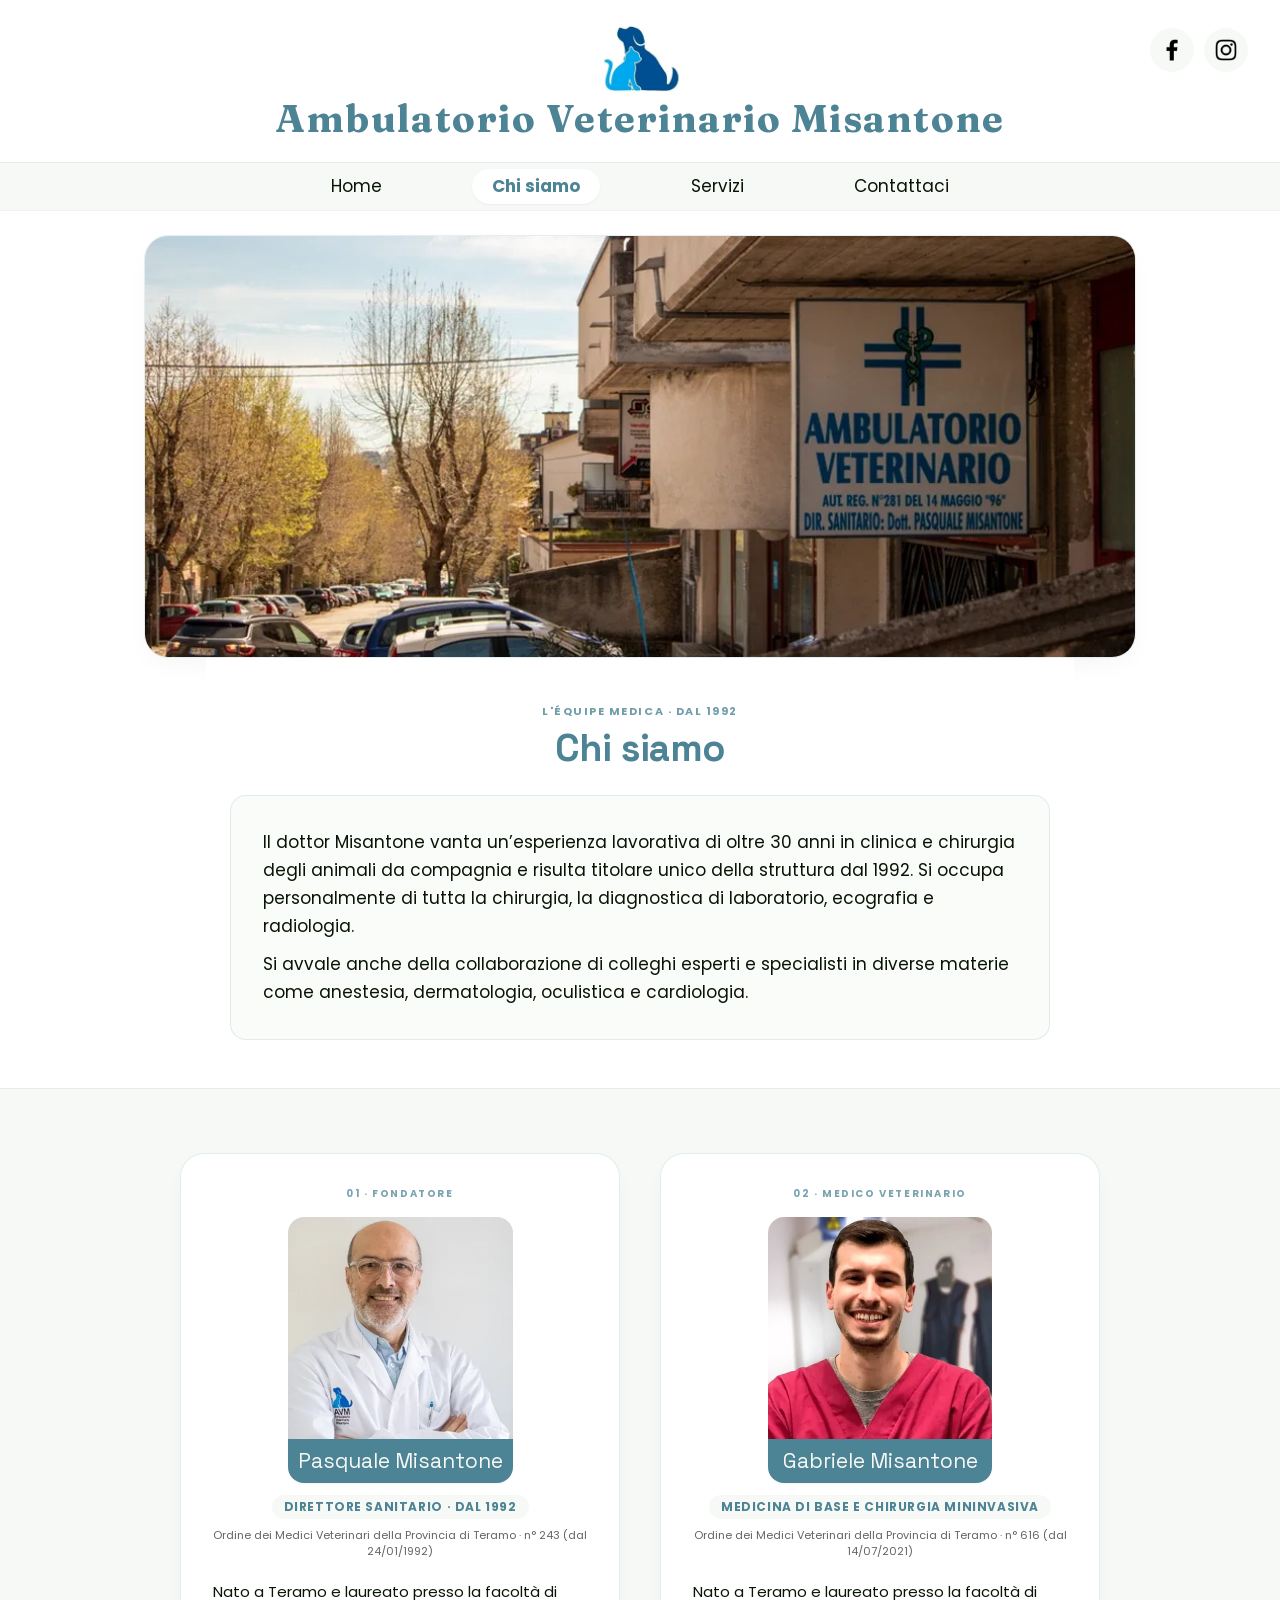
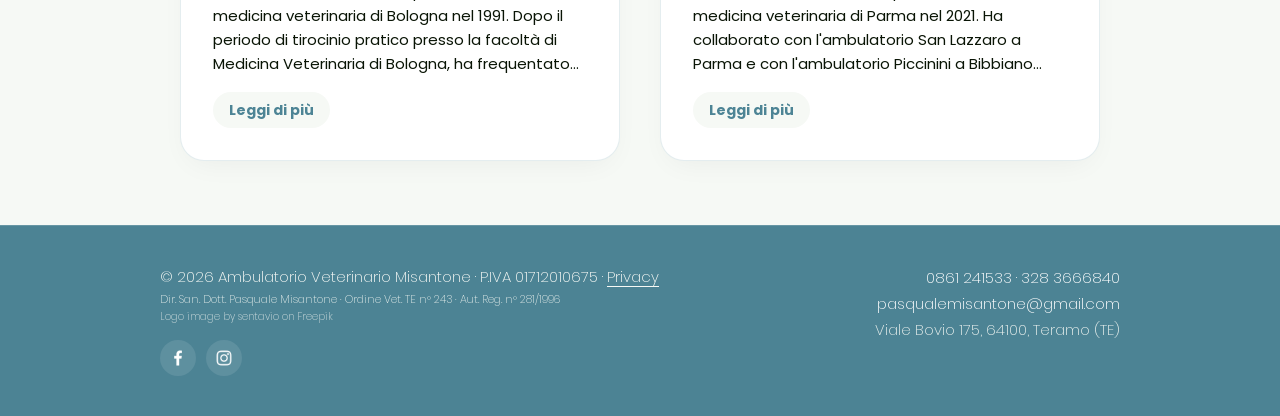
<file: chi-siamo.html>
<!DOCTYPE html>
<html lang="it" class="scroll-smooth">
<head>
    <meta charset="UTF-8">
    <meta name="viewport" content="width=device-width, initial-scale=1.0">
    <title>Chi siamo | Ambulatorio Veterinario Misantone</title>
    <meta name="description" content="Dal 1992 il Dott. Pasquale Misantone e il Dott. Gabriele Misantone si prendono cura dei vostri animali da compagnia a Teramo.">
    <meta property="og:title" content="Chi siamo | Ambulatorio Veterinario Misantone">
    <meta property="og:description" content="Dal 1992 il Dott. Pasquale Misantone e il Dott. Gabriele Misantone si prendono cura dei vostri animali da compagnia a Teramo.">
    <meta property="og:type" content="website">
    <meta property="og:locale" content="it_IT">
    <meta property="og:url" content="https://veterinariomisantone.it/chi-siamo">
    <meta property="og:image" content="https://veterinariomisantone.it/img/og.jpg">
    <meta property="og:image:width" content="1200">
    <meta property="og:image:height" content="630">
    <meta property="og:image:alt" content="Il Dott. Gabriele Misantone e il Dott. Pasquale Misantone nell'Ambulatorio Veterinario Misantone a Teramo">
    <meta name="twitter:card" content="summary_large_image">
    <link rel="canonical" href="https://veterinariomisantone.it/chi-siamo">
    <link rel="icon" type="image/png" sizes="32x32" href="img/favicon-32.png">
    <link rel="icon" type="image/png" sizes="192x192" href="img/favicon-192.png">
    <link rel="apple-touch-icon" sizes="180x180" href="img/apple-touch-icon.png">
    <link rel="manifest" href="site.webmanifest">
    <meta name="theme-color" content="#4D8495">
    <link rel="stylesheet" href="css/stile.css">
    <link rel="preload" href="fonts/fraunces.woff2" as="font" type="font/woff2" crossorigin>
    <link rel="preload" href="fonts/space-grotesk.woff2" as="font" type="font/woff2" crossorigin>
    <link rel="preload" href="fonts/poppins-regular.woff2" as="font" type="font/woff2" crossorigin>
</head>
<body class="bg-white text-wix-dark font-sans antialiased selection:bg-wix-teal selection:text-white">
    <a href="#contenuto" class="skip-link">Salta al contenuto</a>

    <header class="bg-white/95 backdrop-blur-sm sticky top-0 z-40 border-b border-wix-teal/10">
        <div class="max-w-[1280px] mx-auto px-4 md:px-8 pt-4 pb-4 md:pt-6 md:pb-5 relative">
            <div class="flex items-center justify-between md:hidden mb-2">
                <div class="flex items-center gap-2.5">
                    <a href="https://www.facebook.com/AmbulatorioVeterinarioMisantone" target="_blank" rel="noopener noreferrer" aria-label="Pagina Facebook" class="p-1.5 rounded-full bg-wix-sage hover:bg-wix-sageDeep transition-colors">
                        <img src="img/fb-black.png" alt="Facebook" width="37" height="37" class="w-6 h-6">
                    </a>
                    <a href="https://www.instagram.com/misanvet/?hl=it" target="_blank" rel="noopener noreferrer" aria-label="Profilo Instagram" class="p-1.5 rounded-full bg-wix-sage hover:bg-wix-sageDeep transition-colors">
                        <img src="img/ig-black.png" alt="Instagram" width="37" height="37" class="w-6 h-6">
                    </a>
                </div>
                <button type="button" id="menu-open" aria-label="Apri menu" aria-haspopup="dialog" aria-controls="mobile-menu" class="p-2 rounded-xl bg-wix-sage text-wix-teal hover:bg-wix-sageDeep transition-colors">
                    <svg class="w-7 h-6" viewBox="0 0 32 24" fill="none" stroke="currentColor" stroke-width="2.2" stroke-linecap="round" aria-hidden="true">
                        <path d="M4 5h24M4 12h24M4 19h24"/>
                    </svg>
                </button>
            </div>

            <div class="hidden md:flex items-center gap-2.5 absolute right-8 top-7">
                <a href="https://www.facebook.com/AmbulatorioVeterinarioMisantone" target="_blank" rel="noopener noreferrer" aria-label="Pagina Facebook" class="p-2 rounded-full bg-wix-sage hover:bg-wix-sageDeep hover:-translate-y-0.5 transition-all">
                    <img src="img/fb-black.png" alt="Facebook" width="37" height="37" class="w-7 h-7">
                </a>
                <a href="https://www.instagram.com/misanvet/?hl=it" target="_blank" rel="noopener noreferrer" aria-label="Profilo Instagram" class="p-2 rounded-full bg-wix-sage hover:bg-wix-sageDeep hover:-translate-y-0.5 transition-all">
                    <img src="img/ig-black.png" alt="Instagram" width="37" height="37" class="w-7 h-7">
                </a>
            </div>

            <div class="flex flex-col items-center">
                <a href="index.html" class="order-2 md:order-1 mt-1 md:mt-0 group">
                    <img src="img/logo-header.webp" alt="Logo Ambulatorio Veterinario Misantone" width="96" height="71" class="w-[78px] h-[58px] md:w-[92px] md:h-[68px] object-contain transition-transform duration-300 group-hover:scale-105">
                </a>
                <p class="order-1 md:order-2 font-title font-bold text-[26px] md:text-[38px] leading-[1.2] tracking-[0.04em] text-wix-teal text-center max-w-[320px] md:max-w-none mt-1">
                    <a href="index.html" class="hover:opacity-90 transition-opacity">Ambulatorio Veterinario Misantone</a>
                </p>
            </div>
        </div>

        <div class="hidden md:block bg-wix-sage/90 border-t border-wix-teal/10 w-full py-1.5">
            <nav aria-label="Navigazione principale" class="max-w-[760px] mx-auto flex items-center justify-around px-4">
                <a href="index.html" class="px-5 py-1.5 rounded-full font-sans text-[17px] leading-[1.4em] text-wix-dark hover:text-wix-teal hover:bg-white/60 transition-all duration-200">Home</a>
                <a href="chi-siamo.html" aria-current="page" class="px-5 py-1.5 rounded-full font-sans text-[17px] leading-[1.4em] text-wix-teal bg-white shadow-sm font-semibold transition-all duration-200">Chi siamo</a>
                <a href="servizi.html" class="px-5 py-1.5 rounded-full font-sans text-[17px] leading-[1.4em] text-wix-dark hover:text-wix-teal hover:bg-white/60 transition-all duration-200">Servizi</a>
                <a href="contattaci.html" class="px-5 py-1.5 rounded-full font-sans text-[17px] leading-[1.4em] text-wix-dark hover:text-wix-teal hover:bg-white/60 transition-all duration-200">Contattaci</a>
            </nav>
        </div>
    </header>

    <dialog id="mobile-menu" aria-label="Menu di navigazione" class="m-0 ml-auto h-full max-h-none w-[300px] max-w-[85vw] bg-wix-sage text-wix-dark p-6 shadow-2xl border-l border-wix-teal/15">
        <div class="flex items-center justify-between mb-8 pb-4 border-b border-wix-teal/10">
            <span class="font-title font-bold text-lg text-wix-teal">Menu</span>
            <button type="button" id="menu-close" aria-label="Chiudi menu" class="p-2 rounded-xl bg-white text-wix-teal shadow-sm">
                <svg class="w-6 h-6" viewBox="0 0 24 24" fill="none" stroke="currentColor" stroke-width="2" aria-hidden="true">
                    <path d="M6 6l12 12M18 6L6 18"/>
                </svg>
            </button>
        </div>
        <nav aria-label="Menu mobile" class="flex flex-col gap-2 text-center">
            <a href="index.html" class="py-3 px-4 rounded-xl font-sans text-[18px] text-wix-dark hover:text-wix-teal hover:bg-white/60 transition-all">Home</a>
            <a href="chi-siamo.html" aria-current="page" class="py-3 px-4 rounded-xl font-sans text-[18px] text-wix-teal bg-white shadow-sm font-semibold transition-all">Chi siamo</a>
            <a href="servizi.html" class="py-3 px-4 rounded-xl font-sans text-[18px] text-wix-dark hover:text-wix-teal hover:bg-white/60 transition-all">Servizi</a>
            <a href="contattaci.html" class="py-3 px-4 rounded-xl font-sans text-[18px] text-wix-dark hover:text-wix-teal hover:bg-white/60 transition-all">Contattaci</a>
        </nav>
    </dialog>

    <main id="contenuto">
        <!-- Hero superiore con cornice arrotondata 2026 -->
        <div class="max-w-[1040px] mx-auto px-4 md:px-6 pt-5 md:pt-6">
            <div class="rounded-3xl overflow-hidden shadow-card border border-wix-teal/15">
                <img src="img/chi-siamo/hero.webp" alt="Vista esterna e insegna dell'Ambulatorio Veterinario Misantone in Viale Bovio a Teramo" width="980" height="416" fetchpriority="high" class="w-full h-auto block">
            </div>
        </div>

        <div class="flex flex-col">
            <!-- Sezione Chi siamo -->
            <section class="max-w-[980px] mx-auto pt-8 md:pt-10 pb-10 md:pb-12 px-4 md:px-6 bg-white text-center">
                <span class="text-[11px] font-semibold uppercase tracking-[0.14em] text-wix-teal/80">L'équipe medica · Dal 1992</span>
                <h1 class="font-heading text-[32px] md:text-[38px] font-bold leading-[1.2] tracking-[-0.02em] text-wix-teal text-center mt-1 mb-6">Chi siamo</h1>
                <div class="max-w-[820px] mx-auto text-[16px] md:text-[17px] leading-[1.65em] text-wix-dark text-left bg-wix-sage/55 rounded-2xl p-6 md:p-8 border border-wix-teal/15 space-y-2.5">
                    <p>Il dottor Misantone vanta un’esperienza lavorativa di oltre 30 anni in clinica e chirurgia degli animali da compagnia e risulta titolare unico della struttura dal 1992. Si occupa personalmente di tutta la chirurgia, la diagnostica di laboratorio, ecografia e radiologia.</p>
                    <p>Si avvale anche della collaborazione di colleghi esperti e specialisti in diverse materie come anestesia, dermatologia, oculistica e cardiologia.</p>
                </div>
            </section>

            <!-- Sezione Profili Dottori su sfondo #F6F9F5 con Card 2026 -->
            <section class="w-full bg-wix-sage py-10 md:py-16 px-4 md:px-6 border-t border-wix-teal/10">
                <div class="max-w-[920px] mx-auto grid grid-cols-1 md:grid-cols-2 gap-8 md:gap-10 items-start">
                    <!-- Dott. Pasquale Misantone -->
                    <article class="bg-white rounded-3xl p-7 md:p-8 shadow-card hover:shadow-cardHover border border-wix-teal/15 transition-all duration-300 flex flex-col items-center">
                        <span class="text-[10px] font-semibold uppercase tracking-[0.16em] text-wix-teal/75 mb-4">01 · Fondatore</span>
                        <div class="w-[225px]">
                            <div class="rounded-t-2xl overflow-hidden">
                                <img src="img/chi-siamo/pasquale.webp" alt="Dott. Pasquale Misantone" width="225" height="243" loading="lazy" decoding="async" class="w-[225px] h-[243px] object-cover block">
                            </div>
                            <div class="bg-wix-teal h-[44px] rounded-b-2xl flex items-center justify-center text-center -mt-[21px] relative z-10 shadow-sm">
                                <h2 class="font-heading text-[21px] leading-[1.3em] text-wix-sage whitespace-nowrap">Pasquale Misantone</h2>
                            </div>
                        </div>
                        <span class="mt-3 text-xs font-semibold uppercase tracking-wider text-wix-teal bg-wix-sage px-3 py-1 rounded-full text-center">Direttore Sanitario · Dal 1992</span>
                        <p class="mt-2 text-[11px] text-wix-gray text-center">Ordine dei Medici Veterinari della Provincia di Teramo · n° 243 (dal 24/01/1992)</p>
                        <div class="mt-5 w-full text-left text-[15px] leading-[1.6em] text-wix-dark">
                            <div id="bio-pasquale" class="line-clamp-4 space-y-3">
                                <p>Nato a Teramo e laureato presso la facoltà di medicina veterinaria di Bologna nel 1991. Dopo il periodo di tirocinio pratico presso la facoltà di Medicina Veterinaria di Bologna, ha frequentato per alcuni anni l'ambulatorio veterinario del dottor Vincenzo Di Giacinto a Roseto degli Abruzzi, affiancando uno dei più bravi medici veterinari presenti sul territorio.<br>Dal 1993 ha frequentato i laboratori dell'Istituto Zooprofilattico Sperimentale di Teramo, dapprima come volontario poi ha lavorato con contratti a tempo determinato nella formazione, prevenzione e tecniche di laboratorio di batteriologia affiancando la dottoressa Elisa di Giannatale. Ha lavorato anche nella Sala anatomo patologica con il dottor Massimo Scacchia e il tecnico Gianfranco Romeo e nel centro di fecondazione artificiale con il dottor Nicola Ferri.</p>
                                <p>Inoltre vanta uno stage mensile in Francia presso L'Aigle in Normandia, per la fecondazione artificiale e l'embriotransfer sugli animali da reddito e gli animali di affezione. Ha partecipato anche a numerosi corsi di formazione come membro iscritto alla SCIVAC, la società culturale italiana dei veterinari per animali da compagnia.</p>
                            </div>
                            <button type="button" data-bio-toggle aria-expanded="false" aria-controls="bio-pasquale" class="mt-4 inline-flex items-center gap-1.5 px-4 py-1.5 rounded-full bg-wix-sage hover:bg-wix-sageDeep font-bold text-[14px] text-wix-teal transition-colors">Leggi di più</button>
                        </div>
                    </article>

                    <!-- Dott. Gabriele Misantone -->
                    <article class="bg-white rounded-3xl p-7 md:p-8 shadow-card hover:shadow-cardHover border border-wix-teal/15 transition-all duration-300 flex flex-col items-center">
                        <span class="text-[10px] font-semibold uppercase tracking-[0.16em] text-wix-teal/75 mb-4">02 · Medico veterinario</span>
                        <div class="w-[224px]">
                            <div class="rounded-t-2xl overflow-hidden">
                                <img src="img/chi-siamo/gabriele.webp" alt="Dott. Gabriele Misantone" width="224" height="222" loading="lazy" decoding="async" class="w-[224px] h-[222px] object-cover block">
                            </div>
                            <div class="bg-wix-teal h-[44px] rounded-b-2xl flex items-center justify-center text-center shadow-sm">
                                <h2 class="font-heading text-[21px] leading-[1.3em] text-wix-sage whitespace-nowrap">Gabriele Misantone</h2>
                            </div>
                        </div>
                        <span class="mt-3 text-xs font-semibold uppercase tracking-wider text-wix-teal bg-wix-sage px-3 py-1 rounded-full text-center">Medicina di Base e Chirurgia Mininvasiva</span>
                        <p class="mt-2 text-[11px] text-wix-gray text-center">Ordine dei Medici Veterinari della Provincia di Teramo · n° 616 (dal 14/07/2021)</p>
                        <div class="mt-5 w-full text-left text-[15px] leading-[1.6em] text-wix-dark">
                            <div id="bio-gabriele" class="line-clamp-4">
                                <p>Nato a Teramo e laureato presso la facoltà di medicina veterinaria di Parma nel 2021. Ha collaborato con l'ambulatorio San Lazzaro a Parma e con l'ambulatorio Piccinini a Bibbiano lavorando al fianco del Dottor Pizzorni, uno degli ortopedici e chirurghi mininvasivi migliori del Nord Italia. Ha collaborato anche con la clinica Città di Suzzara per quanto riguarda l'attività di pronto soccorso. Si occupa principalmente di medicina di base, chirurgia generale e mininvasiva. È lettore ufficiale Celemasche per le diagnosi di displasia dell'anca e dei gomiti. Ha partecipato a vari corsi di ortopedia ed è socio SCIVAC ed AIVPA dal 2021.</p>
                            </div>
                            <button type="button" data-bio-toggle aria-expanded="false" aria-controls="bio-gabriele" class="mt-4 inline-flex items-center gap-1.5 px-4 py-1.5 rounded-full bg-wix-sage hover:bg-wix-sageDeep font-bold text-[14px] text-wix-teal transition-colors">Leggi di più</button>
                        </div>
                    </article>
                </div>
            </section>
        </div>
    </main>

    <footer class="bg-wix-tealAlt text-wix-sage border-t border-white/15">
        <div class="max-w-[1040px] mx-auto px-6 md:px-10 pt-9 pb-24 md:py-10 flex flex-col md:flex-row items-center md:items-start justify-between gap-6">
            <div class="order-2 md:order-1 text-center md:text-left">
                <p class="font-extralight text-[15px] leading-[1.5em] text-wix-sage">© 2026 Ambulatorio Veterinario Misantone · P.IVA 01712010675 · <a href="privacy.html" class="underline underline-offset-4 hover:text-white transition-colors">Privacy</a></p>
                <p class="font-extralight text-[11px] leading-[1.45em] text-wix-sage/90 mt-1">Dir. San. Dott. Pasquale Misantone · Ordine Vet. TE n° 243 · Aut. Reg. n° 281/1996</p>
                <p class="font-extralight text-[10px] leading-[1.4em] text-wix-sage/80 mt-0.5 mb-4">Logo image by sentavio on Freepik</p>
                <div class="flex items-center justify-center md:justify-start gap-2.5">
                    <a href="https://www.facebook.com/AmbulatorioVeterinarioMisantone" target="_blank" rel="noopener noreferrer" aria-label="Pagina Facebook" class="p-2 rounded-full bg-white/10 hover:bg-white/20 transition-colors">
                        <img src="img/fb-white.png" alt="Facebook" width="27" height="27" class="w-5 h-5">
                    </a>
                    <a href="https://www.instagram.com/misanvet/?hl=it" target="_blank" rel="noopener noreferrer" aria-label="Profilo Instagram" class="p-2 rounded-full bg-white/10 hover:bg-white/20 transition-colors">
                        <img src="img/ig-white.png" alt="Instagram" width="27" height="27" class="w-5 h-5">
                    </a>
                </div>
            </div>
            <div class="order-1 md:order-2 text-center md:text-right font-extralight text-[15px] leading-[1.6em] text-white space-y-0.5">
                <p><a href="tel:+390861241533" class="hover:underline">0861 241533</a> · <a href="tel:+393283666840" class="hover:underline">328 3666840</a></p>
                <p><a href="mailto:pasqualemisantone@gmail.com" class="hover:underline">pasqualemisantone@gmail.com</a></p>
                <p class="text-wix-sage/90">Viale Bovio 175, 64100, Teramo (TE)</p>
            </div>
        </div>
    </footer>

    <script src="nav.js" defer></script>
</body>
</html>
</file>
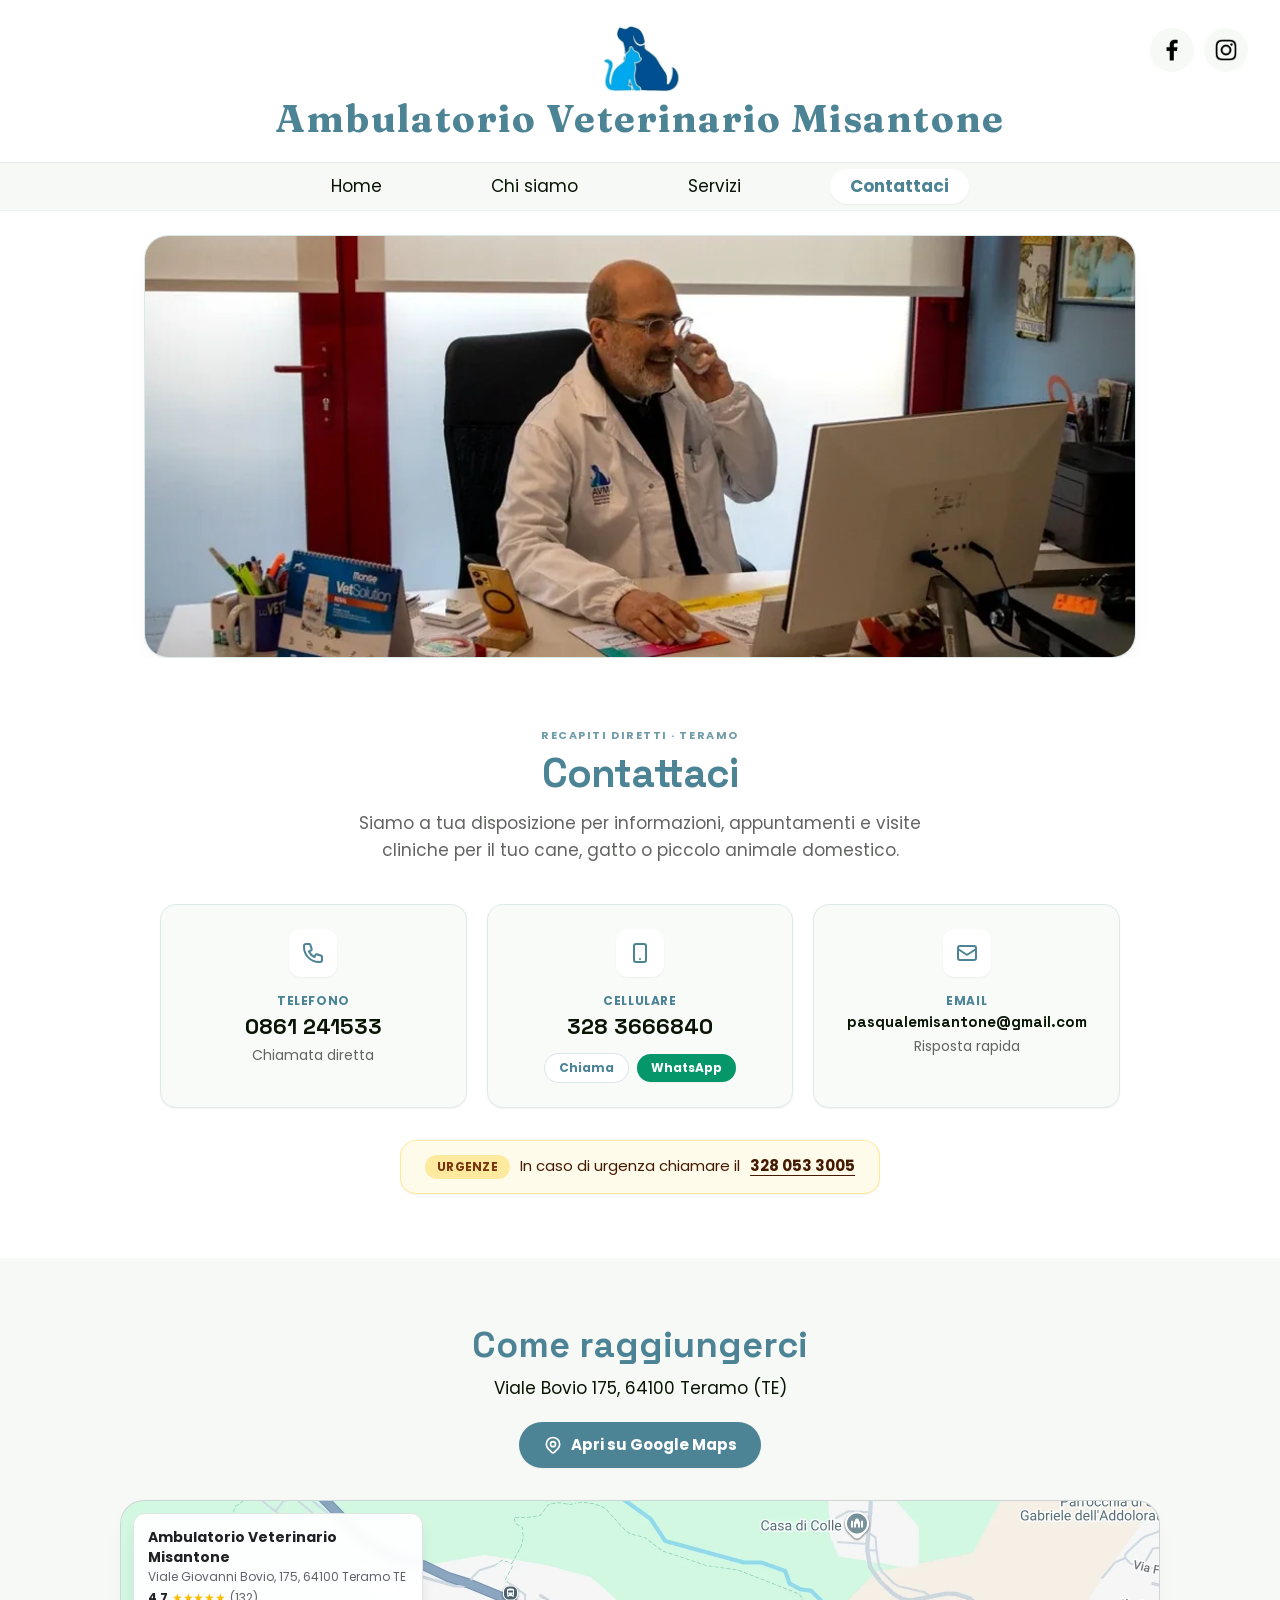
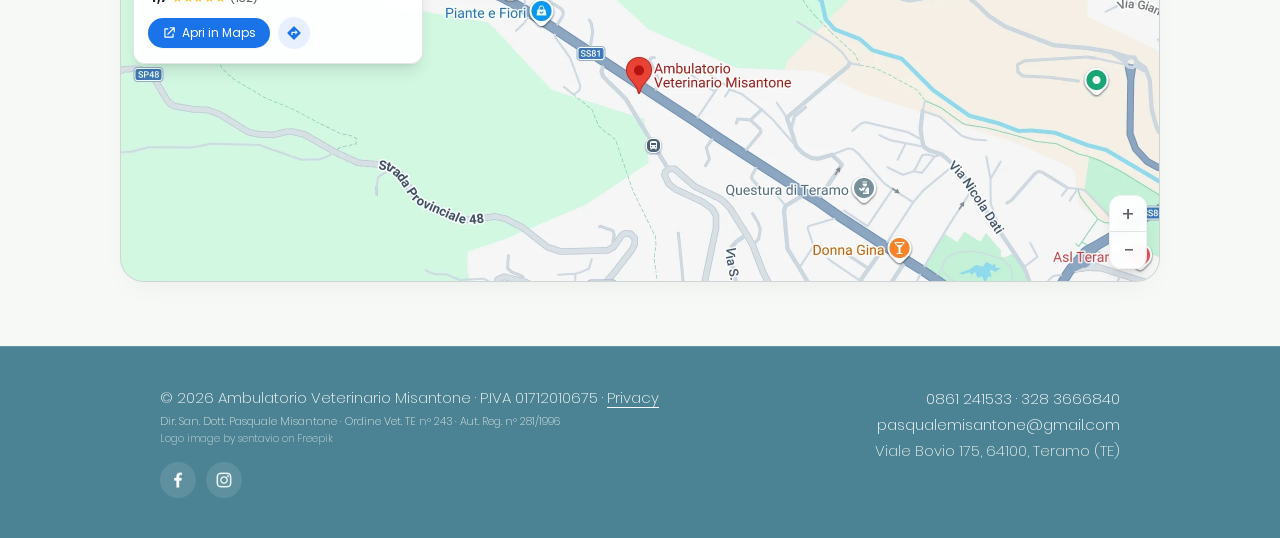
<file: contattaci.html>
<!DOCTYPE html>
<html lang="it" class="scroll-smooth">
<head>
    <meta charset="UTF-8">
    <meta name="viewport" content="width=device-width, initial-scale=1.0">
    <title>Contattaci | Ambulatorio Veterinario Misantone</title>
    <meta name="description" content="Contatta l'Ambulatorio Veterinario Misantone a Teramo in Viale Giovanni Bovio 175. Telefono 0861 241533, cellulare 328 3666840.">
    <meta property="og:title" content="Contattaci | Ambulatorio Veterinario Misantone">
    <meta property="og:description" content="Contatta l'Ambulatorio Veterinario Misantone a Teramo in Viale Giovanni Bovio 175. Telefono 0861 241533, cellulare 328 3666840.">
    <meta property="og:type" content="website">
    <meta property="og:locale" content="it_IT">
    <meta property="og:url" content="https://veterinariomisantone.it/contattaci">
    <meta property="og:image" content="https://veterinariomisantone.it/img/og.jpg">
    <meta property="og:image:width" content="1200">
    <meta property="og:image:height" content="630">
    <meta property="og:image:alt" content="Il Dott. Gabriele Misantone e il Dott. Pasquale Misantone nell'Ambulatorio Veterinario Misantone a Teramo">
    <meta name="twitter:card" content="summary_large_image">
    <link rel="canonical" href="https://veterinariomisantone.it/contattaci">
    <link rel="icon" type="image/png" sizes="32x32" href="img/favicon-32.png">
    <link rel="icon" type="image/png" sizes="192x192" href="img/favicon-192.png">
    <link rel="apple-touch-icon" sizes="180x180" href="img/apple-touch-icon.png">
    <link rel="manifest" href="site.webmanifest">
    <meta name="theme-color" content="#4D8495">
    <link rel="stylesheet" href="css/stile.css">
    <link rel="preload" href="fonts/fraunces.woff2" as="font" type="font/woff2" crossorigin>
    <link rel="preload" href="fonts/space-grotesk.woff2" as="font" type="font/woff2" crossorigin>
    <link rel="preload" href="fonts/poppins-regular.woff2" as="font" type="font/woff2" crossorigin>
</head>
<body class="bg-white text-wix-dark font-sans antialiased selection:bg-wix-teal selection:text-white">
    <a href="#contenuto" class="skip-link">Salta al contenuto</a>

    <header class="bg-white/95 backdrop-blur-sm sticky top-0 z-40 border-b border-wix-teal/10">
        <div class="max-w-[1280px] mx-auto px-4 md:px-8 pt-4 pb-4 md:pt-6 md:pb-5 relative">
            <div class="flex items-center justify-between md:hidden mb-2">
                <div class="flex items-center gap-2.5">
                    <a href="https://www.facebook.com/AmbulatorioVeterinarioMisantone" target="_blank" rel="noopener noreferrer" aria-label="Pagina Facebook" class="p-1.5 rounded-full bg-wix-sage hover:bg-wix-sageDeep transition-colors">
                        <img src="img/fb-black.png" alt="Facebook" width="37" height="37" class="w-6 h-6">
                    </a>
                    <a href="https://www.instagram.com/misanvet/?hl=it" target="_blank" rel="noopener noreferrer" aria-label="Profilo Instagram" class="p-1.5 rounded-full bg-wix-sage hover:bg-wix-sageDeep transition-colors">
                        <img src="img/ig-black.png" alt="Instagram" width="37" height="37" class="w-6 h-6">
                    </a>
                </div>
                <button type="button" id="menu-open" aria-label="Apri menu" aria-haspopup="dialog" aria-controls="mobile-menu" class="p-2 rounded-xl bg-wix-sage text-wix-teal hover:bg-wix-sageDeep transition-colors">
                    <svg class="w-7 h-6" viewBox="0 0 32 24" fill="none" stroke="currentColor" stroke-width="2.2" stroke-linecap="round" aria-hidden="true">
                        <path d="M4 5h24M4 12h24M4 19h24"/>
                    </svg>
                </button>
            </div>

            <div class="hidden md:flex items-center gap-2.5 absolute right-8 top-7">
                <a href="https://www.facebook.com/AmbulatorioVeterinarioMisantone" target="_blank" rel="noopener noreferrer" aria-label="Pagina Facebook" class="p-2 rounded-full bg-wix-sage hover:bg-wix-sageDeep hover:-translate-y-0.5 transition-all">
                    <img src="img/fb-black.png" alt="Facebook" width="37" height="37" class="w-7 h-7">
                </a>
                <a href="https://www.instagram.com/misanvet/?hl=it" target="_blank" rel="noopener noreferrer" aria-label="Profilo Instagram" class="p-2 rounded-full bg-wix-sage hover:bg-wix-sageDeep hover:-translate-y-0.5 transition-all">
                    <img src="img/ig-black.png" alt="Instagram" width="37" height="37" class="w-7 h-7">
                </a>
            </div>

            <div class="flex flex-col items-center">
                <a href="index.html" class="order-2 md:order-1 mt-1 md:mt-0 group">
                    <img src="img/logo-header.webp" alt="Logo Ambulatorio Veterinario Misantone" width="96" height="71" class="w-[78px] h-[58px] md:w-[92px] md:h-[68px] object-contain transition-transform duration-300 group-hover:scale-105">
                </a>
                <p class="order-1 md:order-2 font-title font-bold text-[26px] md:text-[38px] leading-[1.2] tracking-[0.04em] text-wix-teal text-center max-w-[320px] md:max-w-none mt-1">
                    <a href="index.html" class="hover:opacity-90 transition-opacity">Ambulatorio Veterinario Misantone</a>
                </p>
            </div>
        </div>

        <div class="hidden md:block bg-wix-sage/90 border-t border-wix-teal/10 w-full py-1.5">
            <nav aria-label="Navigazione principale" class="max-w-[760px] mx-auto flex items-center justify-around px-4">
                <a href="index.html" class="px-5 py-1.5 rounded-full font-sans text-[17px] leading-[1.4em] text-wix-dark hover:text-wix-teal hover:bg-white/60 transition-all duration-200">Home</a>
                <a href="chi-siamo.html" class="px-5 py-1.5 rounded-full font-sans text-[17px] leading-[1.4em] text-wix-dark hover:text-wix-teal hover:bg-white/60 transition-all duration-200">Chi siamo</a>
                <a href="servizi.html" class="px-5 py-1.5 rounded-full font-sans text-[17px] leading-[1.4em] text-wix-dark hover:text-wix-teal hover:bg-white/60 transition-all duration-200">Servizi</a>
                <a href="contattaci.html" aria-current="page" class="px-5 py-1.5 rounded-full font-sans text-[17px] leading-[1.4em] text-wix-teal bg-white shadow-sm font-semibold transition-all duration-200">Contattaci</a>
            </nav>
        </div>
    </header>

    <dialog id="mobile-menu" aria-label="Menu di navigazione" class="m-0 ml-auto h-full max-h-none w-[300px] max-w-[85vw] bg-wix-sage text-wix-dark p-6 shadow-2xl border-l border-wix-teal/15">
        <div class="flex items-center justify-between mb-8 pb-4 border-b border-wix-teal/10">
            <span class="font-title font-bold text-lg text-wix-teal">Menu</span>
            <button type="button" id="menu-close" aria-label="Chiudi menu" class="p-2 rounded-xl bg-white text-wix-teal shadow-sm">
                <svg class="w-6 h-6" viewBox="0 0 24 24" fill="none" stroke="currentColor" stroke-width="2" aria-hidden="true">
                    <path d="M6 6l12 12M18 6L6 18"/>
                </svg>
            </button>
        </div>
        <nav aria-label="Menu mobile" class="flex flex-col gap-2 text-center">
            <a href="index.html" class="py-3 px-4 rounded-xl font-sans text-[18px] text-wix-dark hover:text-wix-teal hover:bg-white/60 transition-all">Home</a>
            <a href="chi-siamo.html" class="py-3 px-4 rounded-xl font-sans text-[18px] text-wix-dark hover:text-wix-teal hover:bg-white/60 transition-all">Chi siamo</a>
            <a href="servizi.html" class="py-3 px-4 rounded-xl font-sans text-[18px] text-wix-dark hover:text-wix-teal hover:bg-white/60 transition-all">Servizi</a>
            <a href="contattaci.html" aria-current="page" class="py-3 px-4 rounded-xl font-sans text-[18px] text-wix-teal bg-white shadow-sm font-semibold transition-all">Contattaci</a>
        </nav>
    </dialog>

    <main id="contenuto">
        <!-- Foto Hero -->
        <div class="max-w-[1040px] mx-auto px-4 md:px-6 pt-6">
            <div class="rounded-3xl overflow-hidden shadow-card border border-wix-teal/15 bg-wix-sage">
                <img src="img/contattaci/hero.webp" alt="Dott. Pasquale Misantone al telefono nello studio veterinario" width="980" height="416" fetchpriority="high" class="w-full h-auto block object-cover">
            </div>
        </div>

        <!-- Sezione Contattaci -->
        <section class="max-w-[1040px] mx-auto py-12 md:py-16 px-4 md:px-6 bg-white text-center">
            <span class="text-[11px] font-semibold uppercase tracking-[0.14em] text-wix-teal/80">Recapiti diretti · Teramo</span>
            <h1 class="font-heading font-bold text-[32px] md:text-[40px] leading-[1.2] tracking-[-0.02em] text-wix-teal mt-1 mb-3">Contattaci</h1>
            <p class="text-[16px] md:text-[17px] leading-[1.6] text-wix-gray max-w-xl mx-auto mb-10">Siamo a tua disposizione per informazioni, appuntamenti e visite cliniche per il tuo cane, gatto o piccolo animale domestico.</p>

            <div class="grid grid-cols-1 md:grid-cols-3 gap-5 max-w-[960px] mx-auto">
                <!-- Telefono fisso -->
                <a href="tel:+390861241533" class="group rounded-2xl bg-wix-sage/60 hover:bg-wix-sage border border-wix-teal/15 p-6 shadow-sm hover:shadow-card hover:-translate-y-0.5 transition-all flex flex-col items-center text-center">
                    <div class="w-12 h-12 rounded-xl bg-white text-wix-teal flex items-center justify-center shadow-sm mb-4 group-hover:scale-110 transition-transform">
                        <svg class="w-6 h-6" fill="none" stroke="currentColor" viewBox="0 0 24 24" aria-hidden="true">
                            <path stroke-linecap="round" stroke-linejoin="round" stroke-width="2" d="M3 5a2 2 0 012-2h3.28a1 1 0 01.948.684l1.498 4.493a1 1 0 01-.502 1.21l-2.257 1.13a11.042 11.042 0 005.516 5.516l1.13-2.257a1 1 0 011.21-.502l4.493 1.498a1 1 0 01.684.949V19a2 2 0 01-2 2h-1C9.716 21 3 14.284 3 6V5z"/>
                        </svg>
                    </div>
                    <span class="text-xs uppercase tracking-wider font-semibold text-wix-teal mb-1">Telefono</span>
                    <span class="font-heading font-bold text-[22px] leading-tight text-wix-dark group-hover:text-wix-teal transition-colors">0861 241533</span>
                    <span class="text-sm text-wix-gray mt-1">Chiamata diretta</span>
                </a>

                <!-- Cellulare & WhatsApp -->
                <div class="group rounded-2xl bg-wix-sage/60 border border-wix-teal/15 p-6 shadow-sm hover:shadow-card transition-all flex flex-col items-center text-center">
                    <div class="w-12 h-12 rounded-xl bg-white text-wix-teal flex items-center justify-center shadow-sm mb-4">
                        <svg class="w-6 h-6" fill="none" stroke="currentColor" viewBox="0 0 24 24" aria-hidden="true">
                            <path stroke-linecap="round" stroke-linejoin="round" stroke-width="2" d="M12 18h.01M8 21h8a2 2 0 002-2V5a2 2 0 00-2-2H8a2 2 0 00-2 2v14a2 2 0 002 2z"/>
                        </svg>
                    </div>
                    <span class="text-xs uppercase tracking-wider font-semibold text-wix-teal mb-1">Cellulare</span>
                    <span class="font-heading font-bold text-[22px] leading-tight text-wix-dark">328 3666840</span>
                    <div class="mt-3 flex items-center justify-center gap-2">
                        <a href="tel:+393283666840" class="px-3.5 py-1.5 rounded-full bg-white hover:bg-wix-teal hover:text-white border border-wix-teal/20 text-xs font-semibold text-wix-teal transition-colors">Chiama</a>
                        <a href="https://wa.me/393283666840" target="_blank" rel="noopener noreferrer" class="px-3.5 py-1.5 rounded-full bg-emerald-600 hover:bg-emerald-700 text-white text-xs font-semibold shadow-sm transition-colors">WhatsApp</a>
                    </div>
                </div>

                <!-- Email -->
                <a href="mailto:pasqualemisantone@gmail.com" class="group rounded-2xl bg-wix-sage/60 hover:bg-wix-sage border border-wix-teal/15 p-6 shadow-sm hover:shadow-card hover:-translate-y-0.5 transition-all flex flex-col items-center text-center">
                    <div class="w-12 h-12 rounded-xl bg-white text-wix-teal flex items-center justify-center shadow-sm mb-4 group-hover:scale-110 transition-transform">
                        <svg class="w-6 h-6" fill="none" stroke="currentColor" viewBox="0 0 24 24" aria-hidden="true">
                            <path stroke-linecap="round" stroke-linejoin="round" stroke-width="2" d="M3 8l7.89 5.26a2 2 0 002.22 0L21 8M5 19h14a2 2 0 002-2V7a2 2 0 00-2-2H5a2 2 0 00-2 2v10a2 2 0 002 2z"/>
                        </svg>
                    </div>
                    <span class="text-xs uppercase tracking-wider font-semibold text-wix-teal mb-1">Email</span>
                    <span class="font-heading font-bold text-[13px] sm:text-[15px] leading-tight text-wix-dark group-hover:text-wix-teal transition-colors break-all sm:whitespace-nowrap">pasqualemisantone@gmail.com</span>
                    <span class="text-sm text-wix-gray mt-1">Risposta rapida</span>
                </a>
            </div>

            <!-- Riferimento Urgenze -->
            <div class="mt-8 inline-flex flex-wrap items-center justify-center gap-2.5 px-6 py-3.5 rounded-2xl bg-amber-50 border border-amber-200/80 text-amber-950 shadow-sm text-[15px]">
                <span class="inline-flex items-center gap-1.5 font-bold uppercase tracking-wide text-xs bg-amber-200/80 text-amber-900 px-3 py-1 rounded-full">
                    Urgenze
                </span>
                <span>In caso di urgenza chiamare il</span>
                <a href="tel:+393280533005" class="font-bold underline underline-offset-4 hover:text-amber-800 transition-colors">328 053 3005</a>
            </div>
        </section>

        <!-- Sezione Come raggiungerci -->
        <section class="w-full bg-wix-sage py-12 md:py-16 px-4 md:px-6">
            <div class="max-w-[1040px] mx-auto text-center">
                <h2 class="font-heading font-bold text-[30px] md:text-[36px] leading-[1.3] text-wix-teal mb-2">Come raggiungerci</h2>
                <p class="text-[17px] leading-[1.5em] text-wix-dark mb-5">Viale Bovio 175, 64100 Teramo (TE)</p>

                <div class="mb-8">
                    <a href="https://maps.google.com/?q=Ambulatorio+Veterinario+Misantone+Viale+Giovanni+Bovio+175+Teramo" target="_blank" rel="noopener noreferrer" class="inline-flex items-center gap-2 px-6 py-3 rounded-full bg-wix-teal text-white font-sans font-semibold text-[15px] shadow-sm hover:bg-wix-tealDark hover:shadow-card hover:-translate-y-0.5 transition-all">
                        <svg class="w-5 h-5" fill="none" stroke="currentColor" viewBox="0 0 24 24" aria-hidden="true">
                            <path stroke-linecap="round" stroke-linejoin="round" stroke-width="2" d="M17.657 16.657L13.414 20.9a1.998 1.998 0 01-2.827 0l-4.244-4.243a8 8 0 1111.314 0z"/>
                            <path stroke-linecap="round" stroke-linejoin="round" stroke-width="2" d="M15 11a3 3 0 11-6 0 3 3 0 016 0z"/>
                        </svg>
                        <span>Apri su Google Maps</span>
                    </a>
                </div>

                <div id="mappa-box" class="relative rounded-3xl overflow-hidden shadow-card border border-wix-teal/15 bg-[#E5E3DF] select-none flex flex-col sm:block">
                    <!-- Scheda luogo stile Google Maps (sopra su mobile per lasciare visibile la mappa, in overlay da sm:) -->
                    <div class="sm:absolute sm:top-3 sm:left-3 z-10 bg-white sm:bg-white/95 sm:backdrop-blur-sm sm:rounded-xl sm:shadow-lg border-b sm:border border-black/10 p-4 sm:p-3.5 text-left sm:max-w-[290px] flex sm:block items-center justify-between gap-3">
                        <div>
                            <p class="font-sans font-bold text-[14px] leading-snug text-[#202124]">Ambulatorio Veterinario Misantone</p>
                            <p class="font-sans text-[12px] leading-snug text-[#5F6368] mt-0.5">Viale Giovanni Bovio, 175, 64100 Teramo TE</p>
                            <div class="flex items-center gap-1 mt-1 text-[12px] text-[#5F6368]">
                                <span class="font-semibold text-[#202124]">4,7</span>
                                <span class="text-[#FABB05] tracking-tight" aria-hidden="true">★★★★★</span>
                                <span>(132)</span>
                            </div>
                        </div>
                        <div class="sm:mt-2.5 flex items-center gap-2 shrink-0">
                            <a href="https://www.google.com/maps/search/?api=1&amp;query=Ambulatorio+Veterinario+Misantone+Viale+Giovanni+Bovio+175+Teramo" target="_blank" rel="noopener noreferrer" class="inline-flex items-center gap-1.5 px-3.5 py-1.5 rounded-full bg-[#1A73E8] hover:bg-[#1557B0] text-white font-sans font-medium text-[12px] shadow-sm transition-colors whitespace-nowrap">
                                <svg class="w-3.5 h-3.5" viewBox="0 0 24 24" fill="none" stroke="currentColor" stroke-width="2" aria-hidden="true">
                                    <path stroke-linecap="round" stroke-linejoin="round" d="M14 3h7v7m0-7L10 14M5 5h5M5 5v14h14v-5"/>
                                </svg>
                                <span>Apri in Maps</span>
                            </a>
                            <a href="https://www.google.com/maps/dir/?api=1&amp;destination=Ambulatorio+Veterinario+Misantone+Viale+Giovanni+Bovio+175+Teramo" target="_blank" rel="noopener noreferrer" aria-label="Indicazioni stradali su Google Maps" title="Indicazioni stradali" class="w-8 h-8 rounded-full bg-[#E8F0FE] hover:bg-[#D2E3FC] text-[#1A73E8] inline-flex items-center justify-center transition-colors">
                                <svg class="w-4 h-4" viewBox="0 0 24 24" fill="currentColor" aria-hidden="true">
                                    <path d="M21.71 11.29l-9-9a.996.996 0 00-1.41 0l-9 9a.996.996 0 000 1.41l9 9c.39.39 1.02.39 1.41 0l9-9a.996.996 0 000-1.41zM14 14.5V12h-4v3H8v-4c0-.55.45-1 1-1h5V7.5l3.5 3.5-3.5 3.5z"/>
                                </svg>
                            </a>
                        </div>
                    </div>

                    <div class="relative h-[260px] sm:h-[380px] overflow-hidden">
                        <img id="mappa-img" src="img/contattaci/mappa.webp" alt="Mappa stradale di Ambulatorio Veterinario Misantone in Viale Giovanni Bovio 175, Teramo" width="1040" height="380" loading="lazy" decoding="async" class="w-full h-full object-cover object-center transition-transform duration-200 cursor-grab active:cursor-grabbing" draggable="false">

                        <!-- Controlli zoom -->
                        <div class="absolute bottom-3 right-3 z-10 flex items-end gap-2">
                            <button type="button" id="mappa-reset" class="hidden px-3 py-1.5 rounded-xl bg-white/95 backdrop-blur-sm text-[#202124] hover:bg-white text-xs font-medium shadow-lg border border-black/5 transition-colors">Ripristina</button>
                            <div class="flex flex-col bg-white/95 backdrop-blur-sm rounded-xl shadow-lg border border-black/5 overflow-hidden">
                                <button type="button" id="mappa-zoom-in" aria-label="Ingrandisci mappa" title="Ingrandisci" class="w-9 h-9 flex items-center justify-center text-[#5F6368] hover:text-[#202124] hover:bg-black/5 text-xl font-medium border-b border-black/10 transition-colors">+</button>
                                <button type="button" id="mappa-zoom-out" aria-label="Rimpicciolisci mappa" title="Rimpicciolisci" class="w-9 h-9 flex items-center justify-center text-[#5F6368] hover:text-[#202124] hover:bg-black/5 text-xl font-medium transition-colors">−</button>
                            </div>
                        </div>
                    </div>
                </div>
            </div>
        </section>
    </main>

    <footer class="bg-wix-tealAlt text-wix-sage border-t border-white/15">
        <div class="max-w-[1040px] mx-auto px-6 md:px-10 pt-9 pb-24 md:py-10 flex flex-col md:flex-row items-center md:items-start justify-between gap-6">
            <div class="order-2 md:order-1 text-center md:text-left">
                <p class="font-extralight text-[15px] leading-[1.5em] text-wix-sage">© 2026 Ambulatorio Veterinario Misantone · P.IVA 01712010675 · <a href="privacy.html" class="underline underline-offset-4 hover:text-white transition-colors">Privacy</a></p>
                <p class="font-extralight text-[11px] leading-[1.45em] text-wix-sage/90 mt-1">Dir. San. Dott. Pasquale Misantone · Ordine Vet. TE n° 243 · Aut. Reg. n° 281/1996</p>
                <p class="font-extralight text-[10px] leading-[1.4em] text-wix-sage/80 mt-0.5 mb-4">Logo image by sentavio on Freepik</p>
                <div class="flex items-center justify-center md:justify-start gap-2.5">
                    <a href="https://www.facebook.com/AmbulatorioVeterinarioMisantone" target="_blank" rel="noopener noreferrer" aria-label="Pagina Facebook" class="p-2 rounded-full bg-white/10 hover:bg-white/20 transition-colors">
                        <img src="img/fb-white.png" alt="Facebook" width="27" height="27" class="w-5 h-5">
                    </a>
                    <a href="https://www.instagram.com/misanvet/?hl=it" target="_blank" rel="noopener noreferrer" aria-label="Profilo Instagram" class="p-2 rounded-full bg-white/10 hover:bg-white/20 transition-colors">
                        <img src="img/ig-white.png" alt="Instagram" width="27" height="27" class="w-5 h-5">
                    </a>
                </div>
            </div>
            <div class="order-1 md:order-2 text-center md:text-right font-extralight text-[15px] leading-[1.6em] text-white space-y-0.5">
                <p><a href="tel:+390861241533" class="hover:underline">0861 241533</a> · <a href="tel:+393283666840" class="hover:underline">328 3666840</a></p>
                <p><a href="mailto:pasqualemisantone@gmail.com" class="hover:underline">pasqualemisantone@gmail.com</a></p>
                <p class="text-wix-sage/90">Viale Bovio 175, 64100, Teramo (TE)</p>
            </div>
        </div>
    </footer>

    <script src="nav.js" defer></script>
</body>
</html>
</file>
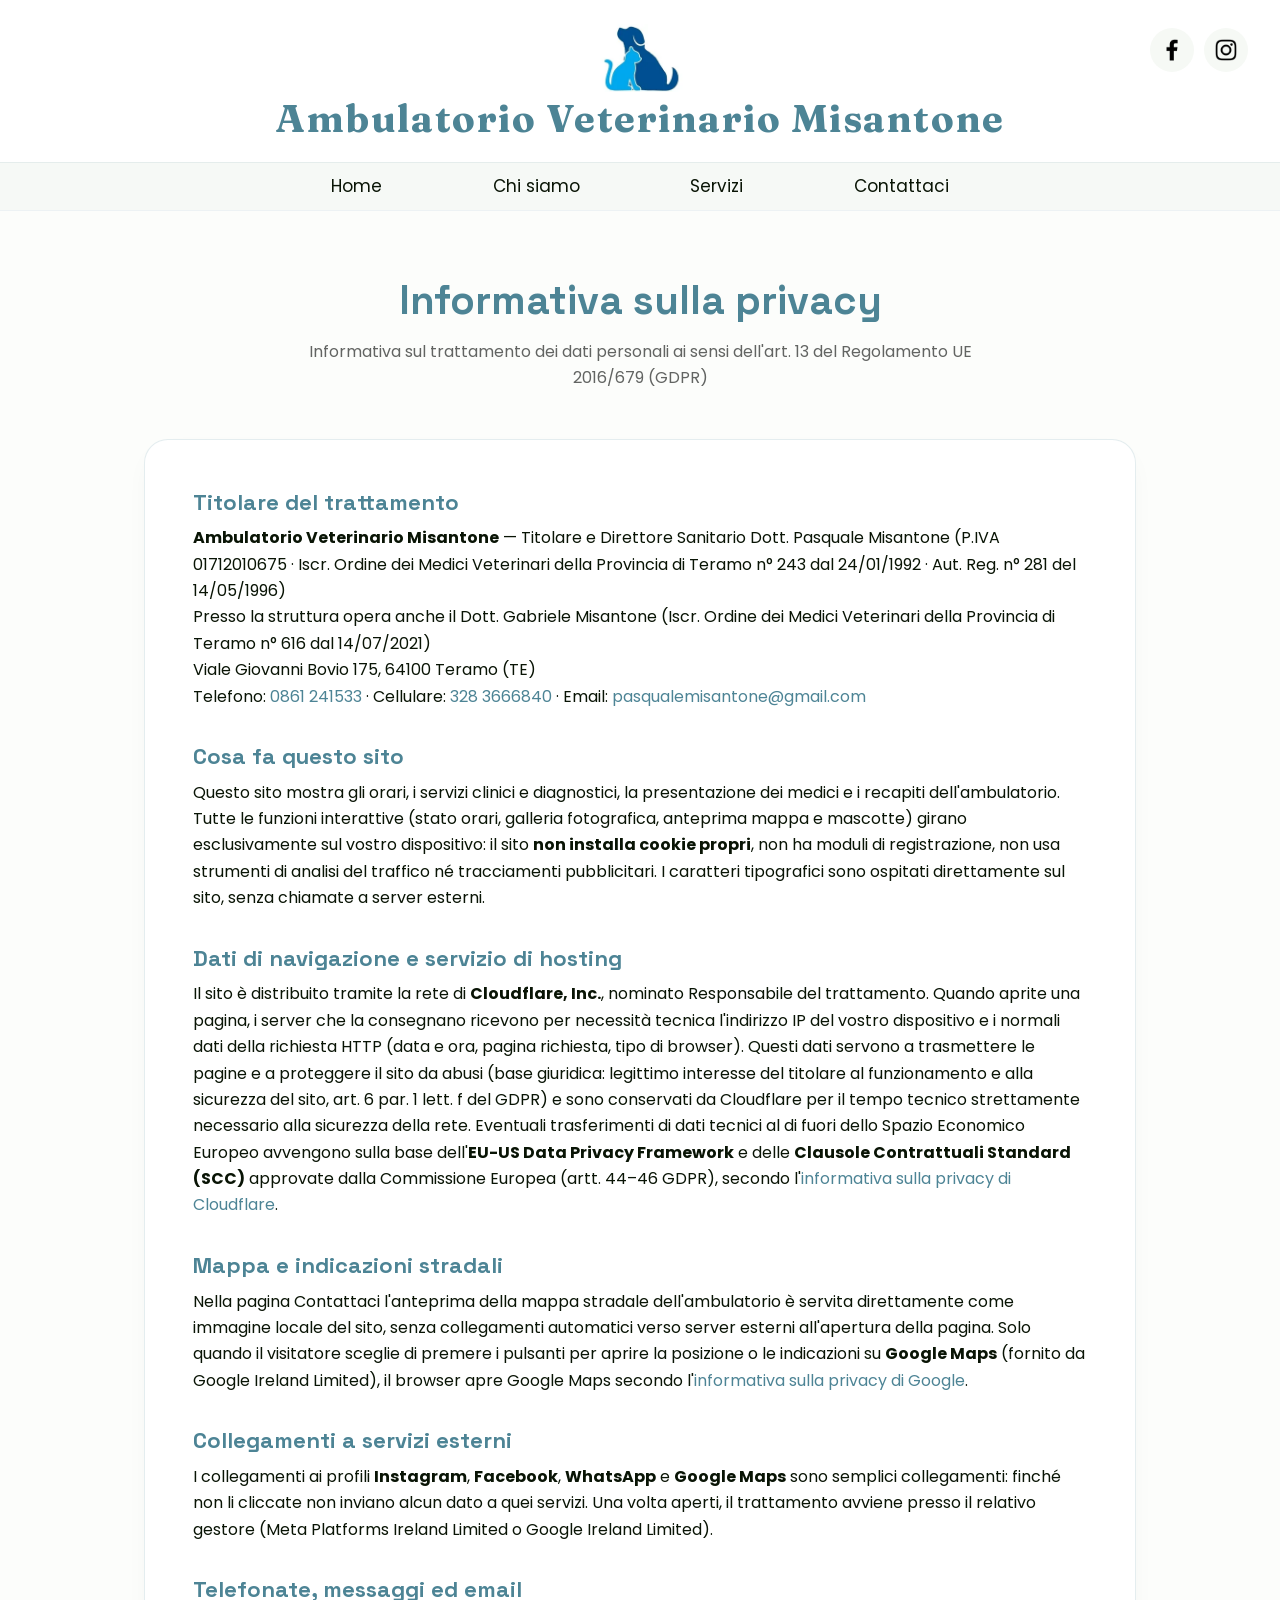
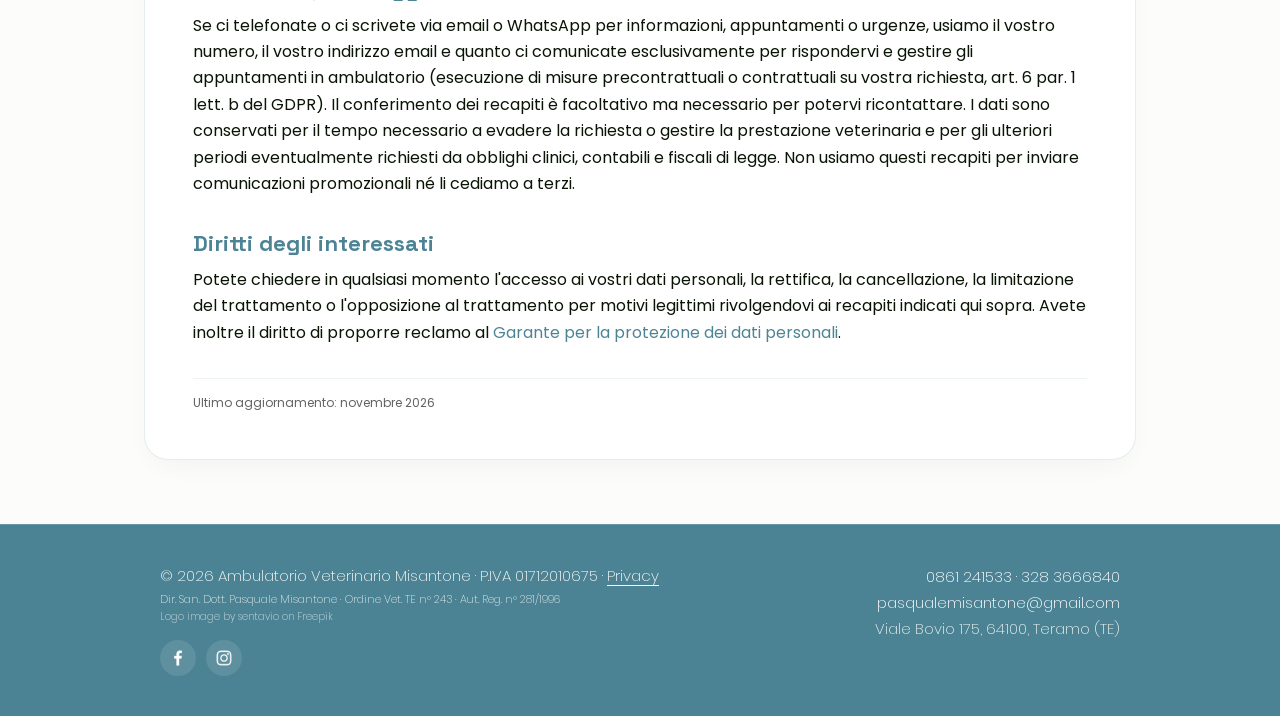
<file: privacy.html>
<!DOCTYPE html>
<html lang="it" class="scroll-smooth">
<head>
    <meta charset="UTF-8">
    <meta name="viewport" content="width=device-width, initial-scale=1.0">
    <title>Informativa sulla privacy | Ambulatorio Veterinario Misantone</title>
    <meta name="description" content="Informativa sul trattamento dei dati personali per chi visita il sito dell'Ambulatorio Veterinario Misantone a Teramo.">
    <meta property="og:title" content="Informativa sulla privacy | Ambulatorio Veterinario Misantone">
    <meta property="og:description" content="Informativa sul trattamento dei dati personali per chi visita il sito dell'Ambulatorio Veterinario Misantone a Teramo.">
    <meta property="og:type" content="website">
    <meta property="og:locale" content="it_IT">
    <meta property="og:url" content="https://veterinariomisantone.it/privacy">
    <meta property="og:image" content="https://veterinariomisantone.it/img/og.jpg">
    <meta property="og:image:width" content="1200">
    <meta property="og:image:height" content="630">
    <meta property="og:image:alt" content="Il Dott. Gabriele Misantone e il Dott. Pasquale Misantone nell'Ambulatorio Veterinario Misantone a Teramo">
    <link rel="canonical" href="https://veterinariomisantone.it/privacy">
    <link rel="icon" type="image/png" sizes="32x32" href="img/favicon-32.png">
    <link rel="icon" type="image/png" sizes="192x192" href="img/favicon-192.png">
    <link rel="apple-touch-icon" sizes="180x180" href="img/apple-touch-icon.png">
    <link rel="manifest" href="site.webmanifest">
    <meta name="theme-color" content="#4D8495">
    <link rel="stylesheet" href="css/stile.css">
    <link rel="preload" href="fonts/fraunces.woff2" as="font" type="font/woff2" crossorigin>
    <link rel="preload" href="fonts/space-grotesk.woff2" as="font" type="font/woff2" crossorigin>
    <link rel="preload" href="fonts/poppins-regular.woff2" as="font" type="font/woff2" crossorigin>
</head>
<body class="bg-wix-sage/30 text-wix-dark font-sans antialiased selection:bg-wix-teal selection:text-white">
    <a href="#contenuto" class="skip-link">Salta al contenuto</a>

    <header class="bg-white/95 backdrop-blur-sm sticky top-0 z-40 border-b border-wix-teal/10">
        <div class="max-w-[1280px] mx-auto px-4 md:px-8 pt-4 pb-4 md:pt-6 md:pb-5 relative">
            <div class="flex items-center justify-between md:hidden mb-2">
                <div class="flex items-center gap-2.5">
                    <a href="https://www.facebook.com/AmbulatorioVeterinarioMisantone" target="_blank" rel="noopener noreferrer" aria-label="Pagina Facebook" class="p-1.5 rounded-full bg-wix-sage hover:bg-wix-sageDeep transition-colors">
                        <img src="img/fb-black.png" alt="Facebook" width="37" height="37" class="w-6 h-6">
                    </a>
                    <a href="https://www.instagram.com/misanvet/?hl=it" target="_blank" rel="noopener noreferrer" aria-label="Profilo Instagram" class="p-1.5 rounded-full bg-wix-sage hover:bg-wix-sageDeep transition-colors">
                        <img src="img/ig-black.png" alt="Instagram" width="37" height="37" class="w-6 h-6">
                    </a>
                </div>
                <button type="button" id="menu-open" aria-label="Apri menu" aria-haspopup="dialog" aria-controls="mobile-menu" class="p-2 rounded-xl bg-wix-sage text-wix-teal hover:bg-wix-sageDeep transition-colors">
                    <svg class="w-7 h-6" viewBox="0 0 32 24" fill="none" stroke="currentColor" stroke-width="2.2" stroke-linecap="round" aria-hidden="true">
                        <path d="M4 5h24M4 12h24M4 19h24"/>
                    </svg>
                </button>
            </div>

            <div class="hidden md:flex items-center gap-2.5 absolute right-8 top-7">
                <a href="https://www.facebook.com/AmbulatorioVeterinarioMisantone" target="_blank" rel="noopener noreferrer" aria-label="Pagina Facebook" class="p-2 rounded-full bg-wix-sage hover:bg-wix-sageDeep hover:-translate-y-0.5 transition-all">
                    <img src="img/fb-black.png" alt="Facebook" width="37" height="37" class="w-7 h-7">
                </a>
                <a href="https://www.instagram.com/misanvet/?hl=it" target="_blank" rel="noopener noreferrer" aria-label="Profilo Instagram" class="p-2 rounded-full bg-wix-sage hover:bg-wix-sageDeep hover:-translate-y-0.5 transition-all">
                    <img src="img/ig-black.png" alt="Instagram" width="37" height="37" class="w-7 h-7">
                </a>
            </div>

            <div class="flex flex-col items-center">
                <a href="index.html" class="order-2 md:order-1 mt-1 md:mt-0 group">
                    <img src="img/logo-header.webp" alt="Logo Ambulatorio Veterinario Misantone" width="96" height="71" class="w-[78px] h-[58px] md:w-[92px] md:h-[68px] object-contain transition-transform duration-300 group-hover:scale-105">
                </a>
                <p class="order-1 md:order-2 font-title font-bold text-[26px] md:text-[38px] leading-[1.2] tracking-[0.04em] text-wix-teal text-center max-w-[320px] md:max-w-none mt-1">
                    <a href="index.html" class="hover:opacity-90 transition-opacity">Ambulatorio Veterinario Misantone</a>
                </p>
            </div>
        </div>

        <div class="hidden md:block bg-wix-sage/90 border-t border-wix-teal/10 w-full py-1.5">
            <nav aria-label="Navigazione principale" class="max-w-[760px] mx-auto flex items-center justify-around px-4">
                <a href="index.html" class="px-5 py-1.5 rounded-full font-sans text-[17px] leading-[1.4em] text-wix-dark hover:text-wix-teal hover:bg-white/60 transition-all duration-200">Home</a>
                <a href="chi-siamo.html" class="px-5 py-1.5 rounded-full font-sans text-[17px] leading-[1.4em] text-wix-dark hover:text-wix-teal hover:bg-white/60 transition-all duration-200">Chi siamo</a>
                <a href="servizi.html" class="px-5 py-1.5 rounded-full font-sans text-[17px] leading-[1.4em] text-wix-dark hover:text-wix-teal hover:bg-white/60 transition-all duration-200">Servizi</a>
                <a href="contattaci.html" class="px-5 py-1.5 rounded-full font-sans text-[17px] leading-[1.4em] text-wix-dark hover:text-wix-teal hover:bg-white/60 transition-all duration-200">Contattaci</a>
            </nav>
        </div>
    </header>

    <dialog id="mobile-menu" aria-label="Menu di navigazione" class="m-0 ml-auto h-full max-h-none w-[300px] max-w-[85vw] bg-wix-sage text-wix-dark p-6 shadow-2xl border-l border-wix-teal/15">
        <div class="flex items-center justify-between mb-8 pb-4 border-b border-wix-teal/10">
            <span class="font-title font-bold text-lg text-wix-teal">Menu</span>
            <button type="button" id="menu-close" aria-label="Chiudi menu" class="p-2 rounded-xl bg-white text-wix-teal shadow-sm">
                <svg class="w-6 h-6" viewBox="0 0 24 24" fill="none" stroke="currentColor" stroke-width="2" aria-hidden="true">
                    <path d="M6 6l12 12M18 6L6 18"/>
                </svg>
            </button>
        </div>
        <nav aria-label="Menu mobile" class="flex flex-col gap-2 text-center">
            <a href="index.html" class="py-3 px-4 rounded-xl font-sans text-[18px] text-wix-dark hover:text-wix-teal hover:bg-white/60 transition-all">Home</a>
            <a href="chi-siamo.html" class="py-3 px-4 rounded-xl font-sans text-[18px] text-wix-dark hover:text-wix-teal hover:bg-white/60 transition-all">Chi siamo</a>
            <a href="servizi.html" class="py-3 px-4 rounded-xl font-sans text-[18px] text-wix-dark hover:text-wix-teal hover:bg-white/60 transition-all">Servizi</a>
            <a href="contattaci.html" class="py-3 px-4 rounded-xl font-sans text-[18px] text-wix-dark hover:text-wix-teal hover:bg-white/60 transition-all">Contattaci</a>
        </nav>
    </dialog>

    <main id="contenuto" class="max-w-[1040px] mx-auto px-4 md:px-6 py-10 md:py-16">
        <div class="text-center mb-8 md:mb-12">
            <h1 class="font-heading font-bold text-[32px] md:text-[40px] leading-[1.3] text-wix-teal mb-3">Informativa sulla privacy</h1>
            <p class="text-[16px] leading-[1.6] text-wix-gray max-w-2xl mx-auto">Informativa sul trattamento dei dati personali ai sensi dell'art. 13 del Regolamento UE 2016/679 (GDPR)</p>
        </div>

        <div class="bg-white rounded-3xl shadow-card border border-wix-teal/15 p-8 md:p-12 space-y-8 text-[16px] leading-[1.65em] text-wix-dark">
            <section>
                <h2 class="font-heading font-bold text-[22px] leading-[1.35em] text-wix-teal mb-2">Titolare del trattamento</h2>
                <p><strong>Ambulatorio Veterinario Misantone</strong> — Titolare e Direttore Sanitario Dott. Pasquale Misantone (P.IVA 01712010675 · Iscr. Ordine dei Medici Veterinari della Provincia di Teramo n° 243 dal 24/01/1992 · Aut. Reg. n° 281 del 14/05/1996)<br>
                Presso la struttura opera anche il Dott. Gabriele Misantone (Iscr. Ordine dei Medici Veterinari della Provincia di Teramo n° 616 dal 14/07/2021)<br>
                Viale Giovanni Bovio 175, 64100 Teramo (TE)<br>
                Telefono: <a href="tel:+390861241533" class="hover:underline font-medium text-wix-teal">0861 241533</a> · Cellulare: <a href="tel:+393283666840" class="hover:underline font-medium text-wix-teal">328 3666840</a> · Email: <a href="mailto:pasqualemisantone@gmail.com" class="hover:underline font-medium text-wix-teal">pasqualemisantone@gmail.com</a></p>
            </section>

            <section>
                <h2 class="font-heading font-bold text-[22px] leading-[1.35em] text-wix-teal mb-2">Cosa fa questo sito</h2>
                <p>Questo sito mostra gli orari, i servizi clinici e diagnostici, la presentazione dei medici e i recapiti dell'ambulatorio. Tutte le funzioni interattive (stato orari, galleria fotografica, anteprima mappa e mascotte) girano esclusivamente sul vostro dispositivo: il sito <strong>non installa cookie propri</strong>, non ha moduli di registrazione, non usa strumenti di analisi del traffico né tracciamenti pubblicitari. I caratteri tipografici sono ospitati direttamente sul sito, senza chiamate a server esterni.</p>
            </section>

            <section>
                <h2 class="font-heading font-bold text-[22px] leading-[1.35em] text-wix-teal mb-2">Dati di navigazione e servizio di hosting</h2>
                <p>Il sito è distribuito tramite la rete di <strong>Cloudflare, Inc.</strong>, nominato Responsabile del trattamento. Quando aprite una pagina, i server che la consegnano ricevono per necessità tecnica l'indirizzo IP del vostro dispositivo e i normali dati della richiesta HTTP (data e ora, pagina richiesta, tipo di browser). Questi dati servono a trasmettere le pagine e a proteggere il sito da abusi (base giuridica: legittimo interesse del titolare al funzionamento e alla sicurezza del sito, art. 6 par. 1 lett. f del GDPR) e sono conservati da Cloudflare per il tempo tecnico strettamente necessario alla sicurezza della rete. Eventuali trasferimenti di dati tecnici al di fuori dello Spazio Economico Europeo avvengono sulla base dell'<strong>EU-US Data Privacy Framework</strong> e delle <strong>Clausole Contrattuali Standard (SCC)</strong> approvate dalla Commissione Europea (artt. 44–46 GDPR), secondo l'<a href="https://www.cloudflare.com/privacypolicy/" target="_blank" rel="noopener noreferrer" class="hover:underline font-medium text-wix-teal">informativa sulla privacy di Cloudflare</a>.</p>
            </section>

            <section>
                <h2 class="font-heading font-bold text-[22px] leading-[1.35em] text-wix-teal mb-2">Mappa e indicazioni stradali</h2>
                <p>Nella pagina Contattaci l'anteprima della mappa stradale dell'ambulatorio è servita direttamente come immagine locale del sito, senza collegamenti automatici verso server esterni all'apertura della pagina. Solo quando il visitatore sceglie di premere i pulsanti per aprire la posizione o le indicazioni su <strong>Google Maps</strong> (fornito da Google Ireland Limited), il browser apre Google Maps secondo l'<a href="https://policies.google.com/privacy?hl=it" target="_blank" rel="noopener noreferrer" class="hover:underline font-medium text-wix-teal">informativa sulla privacy di Google</a>.</p>
            </section>

            <section>
                <h2 class="font-heading font-bold text-[22px] leading-[1.35em] text-wix-teal mb-2">Collegamenti a servizi esterni</h2>
                <p>I collegamenti ai profili <strong>Instagram</strong>, <strong>Facebook</strong>, <strong>WhatsApp</strong> e <strong>Google Maps</strong> sono semplici collegamenti: finché non li cliccate non inviano alcun dato a quei servizi. Una volta aperti, il trattamento avviene presso il relativo gestore (Meta Platforms Ireland Limited o Google Ireland Limited).</p>
            </section>

            <section>
                <h2 class="font-heading font-bold text-[22px] leading-[1.35em] text-wix-teal mb-2">Telefonate, messaggi ed email</h2>
                <p>Se ci telefonate o ci scrivete via email o WhatsApp per informazioni, appuntamenti o urgenze, usiamo il vostro numero, il vostro indirizzo email e quanto ci comunicate esclusivamente per rispondervi e gestire gli appuntamenti in ambulatorio (esecuzione di misure precontrattuali o contrattuali su vostra richiesta, art. 6 par. 1 lett. b del GDPR). Il conferimento dei recapiti è facoltativo ma necessario per potervi ricontattare. I dati sono conservati per il tempo necessario a evadere la richiesta o gestire la prestazione veterinaria e per gli ulteriori periodi eventualmente richiesti da obblighi clinici, contabili e fiscali di legge. Non usiamo questi recapiti per inviare comunicazioni promozionali né li cediamo a terzi.</p>
            </section>

            <section>
                <h2 class="font-heading font-bold text-[22px] leading-[1.35em] text-wix-teal mb-2">Diritti degli interessati</h2>
                <p>Potete chiedere in qualsiasi momento l'accesso ai vostri dati personali, la rettifica, la cancellazione, la limitazione del trattamento o l'opposizione al trattamento per motivi legittimi rivolgendovi ai recapiti indicati qui sopra. Avete inoltre il diritto di proporre reclamo al <a href="https://www.garanteprivacy.it/" target="_blank" rel="noopener noreferrer" class="hover:underline font-medium text-wix-teal">Garante per la protezione dei dati personali</a>.</p>
            </section>

            <p class="text-xs text-wix-gray pt-4 border-t border-wix-teal/10">Ultimo aggiornamento: novembre 2026</p>
        </div>
    </main>

    <footer class="bg-wix-tealAlt text-wix-sage border-t border-white/15">
        <div class="max-w-[1040px] mx-auto px-6 md:px-10 pt-9 pb-24 md:py-10 flex flex-col md:flex-row items-center md:items-start justify-between gap-6">
            <div class="order-2 md:order-1 text-center md:text-left">
                <p class="font-extralight text-[15px] leading-[1.5em] text-wix-sage">© 2026 Ambulatorio Veterinario Misantone · P.IVA 01712010675 · <a href="privacy.html" class="underline underline-offset-4 hover:text-white transition-colors">Privacy</a></p>
                <p class="font-extralight text-[11px] leading-[1.45em] text-wix-sage/90 mt-1">Dir. San. Dott. Pasquale Misantone · Ordine Vet. TE n° 243 · Aut. Reg. n° 281/1996</p>
                <p class="font-extralight text-[10px] leading-[1.4em] text-wix-sage/80 mt-0.5 mb-4">Logo image by sentavio on Freepik</p>
                <div class="flex items-center justify-center md:justify-start gap-2.5">
                    <a href="https://www.facebook.com/AmbulatorioVeterinarioMisantone" target="_blank" rel="noopener noreferrer" aria-label="Pagina Facebook" class="p-2 rounded-full bg-white/10 hover:bg-white/20 transition-colors">
                        <img src="img/fb-white.png" alt="Facebook" width="27" height="27" class="w-5 h-5">
                    </a>
                    <a href="https://www.instagram.com/misanvet/?hl=it" target="_blank" rel="noopener noreferrer" aria-label="Profilo Instagram" class="p-2 rounded-full bg-white/10 hover:bg-white/20 transition-colors">
                        <img src="img/ig-white.png" alt="Instagram" width="27" height="27" class="w-5 h-5">
                    </a>
                </div>
            </div>
            <div class="order-1 md:order-2 text-center md:text-right font-extralight text-[15px] leading-[1.6em] text-white space-y-0.5">
                <p><a href="tel:+390861241533" class="hover:underline">0861 241533</a> · <a href="tel:+393283666840" class="hover:underline">328 3666840</a></p>
                <p><a href="mailto:pasqualemisantone@gmail.com" class="hover:underline">pasqualemisantone@gmail.com</a></p>
                <p class="text-wix-sage/90">Viale Bovio 175, 64100, Teramo (TE)</p>
            </div>
        </div>
    </footer>

    <script src="nav.js" defer></script>
</body>
</html>
</file>
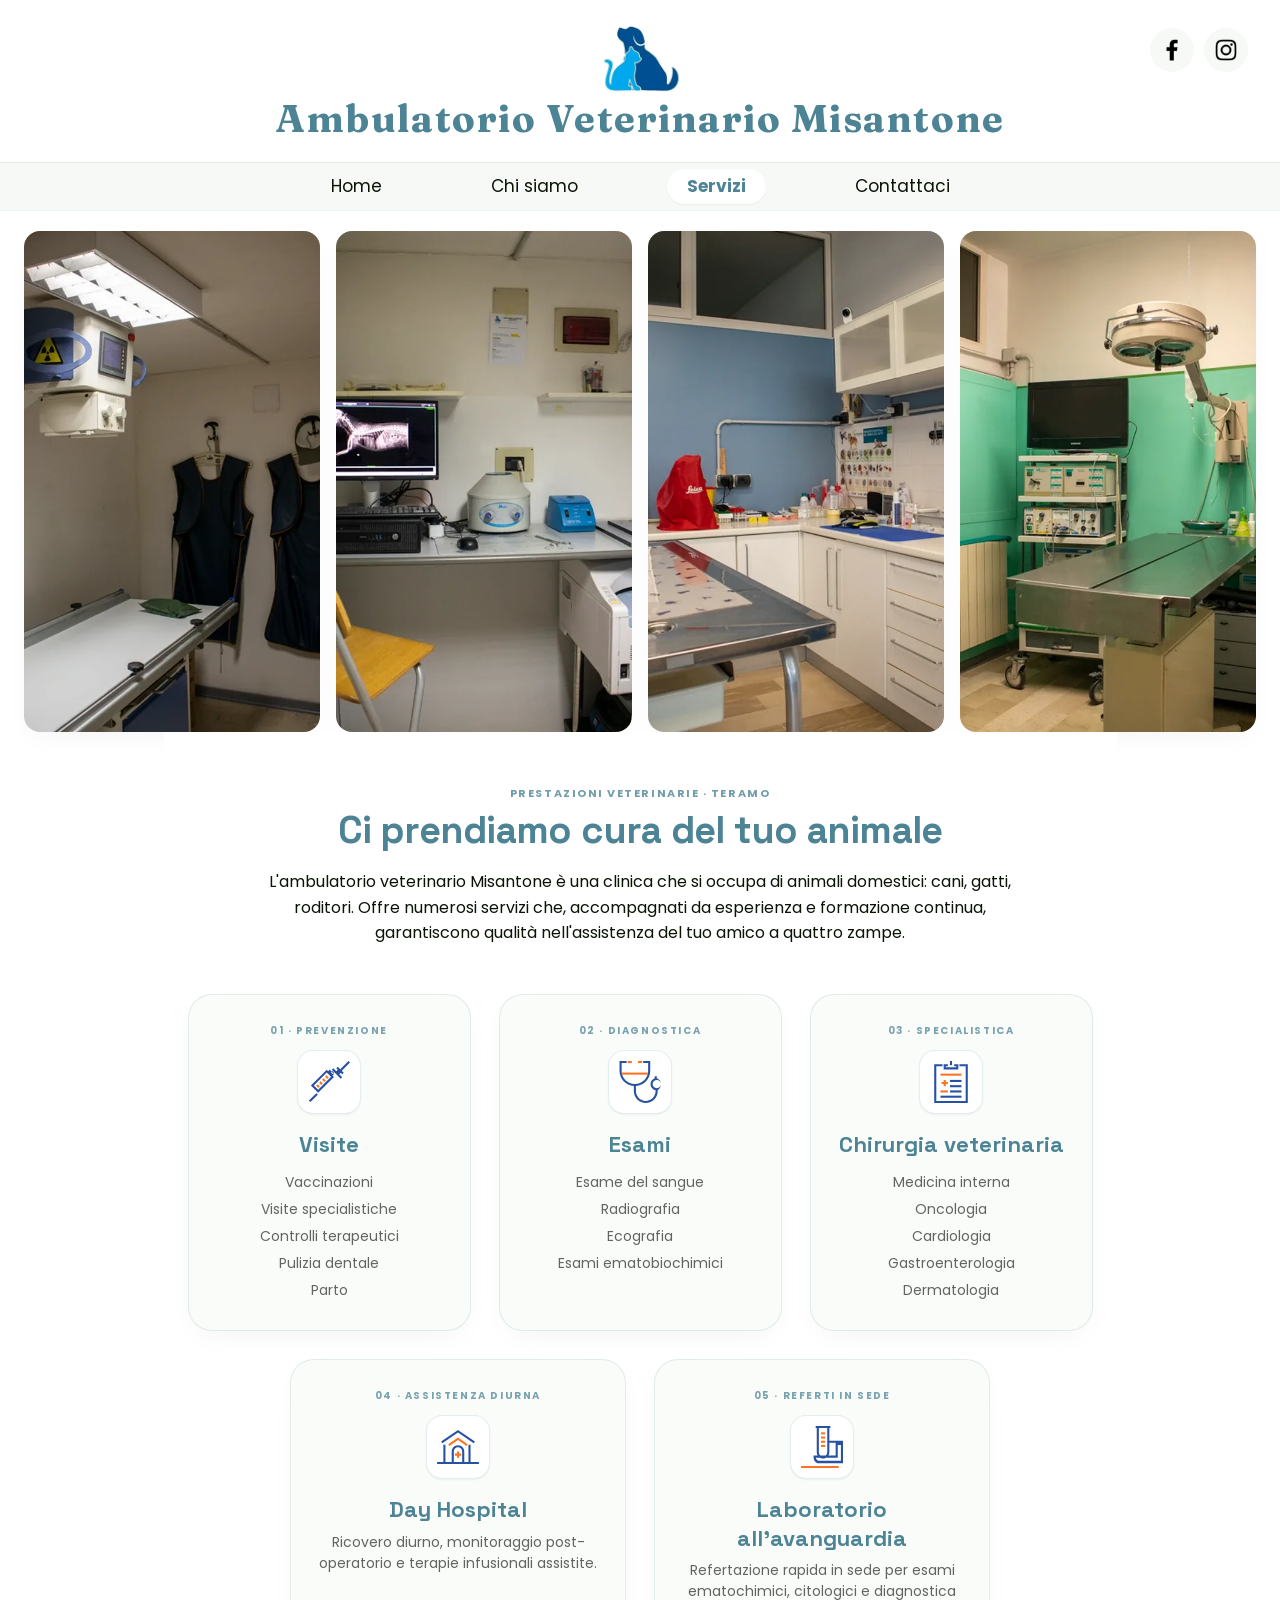
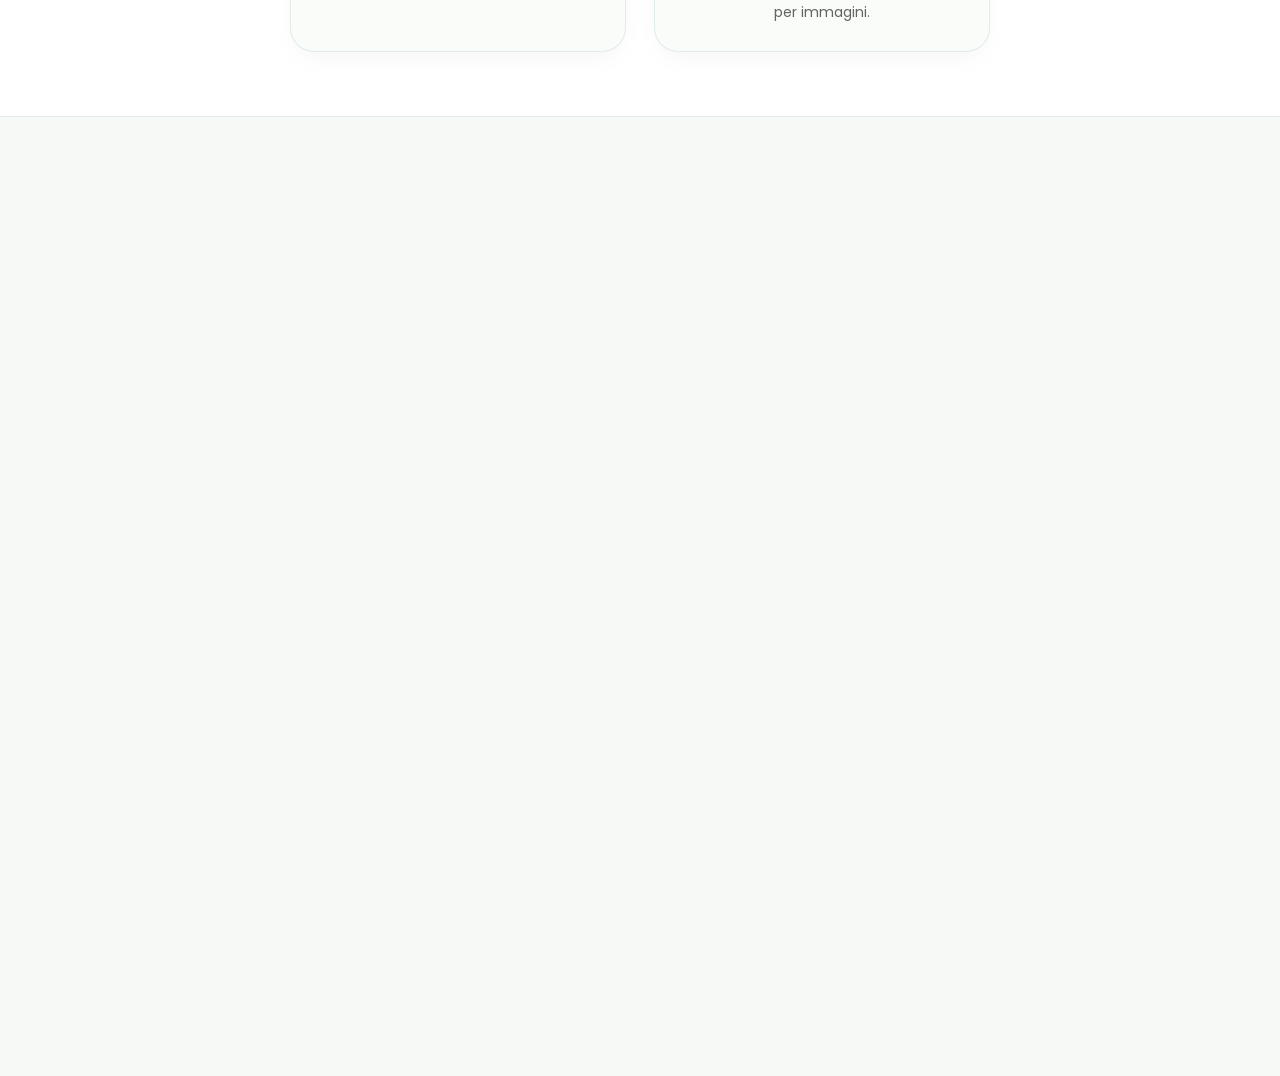
<file: servizi.html>
<!DOCTYPE html>
<html lang="it" class="scroll-smooth">
<head>
    <meta charset="UTF-8">
    <meta name="viewport" content="width=device-width, initial-scale=1.0">
    <title>Servizi | Ambulatorio Veterinario Misantone</title>
    <meta name="description" content="Servizi veterinari a Teramo: visite specialistiche, esami del sangue, radiografia, ecografia, chirurgia veterinaria, day hospital e laboratorio d'analisi.">
    <meta property="og:title" content="Servizi | Ambulatorio Veterinario Misantone">
    <meta property="og:description" content="Visite, esami diagnostici, chirurgia veterinaria, day hospital e laboratorio all'avanguardia per cani, gatti e roditori a Teramo.">
    <meta property="og:type" content="website">
    <meta property="og:locale" content="it_IT">
    <meta property="og:url" content="https://veterinariomisantone.it/servizi">
    <meta property="og:image" content="https://veterinariomisantone.it/img/og.jpg">
    <meta property="og:image:width" content="1200">
    <meta property="og:image:height" content="630">
    <meta property="og:image:alt" content="Il Dott. Gabriele Misantone e il Dott. Pasquale Misantone nell'Ambulatorio Veterinario Misantone a Teramo">
    <meta name="twitter:card" content="summary_large_image">
    <link rel="canonical" href="https://veterinariomisantone.it/servizi">
    <link rel="icon" type="image/png" sizes="32x32" href="img/favicon-32.png">
    <link rel="icon" type="image/png" sizes="192x192" href="img/favicon-192.png">
    <link rel="apple-touch-icon" sizes="180x180" href="img/apple-touch-icon.png">
    <link rel="manifest" href="site.webmanifest">
    <meta name="theme-color" content="#4D8495">
    <link rel="stylesheet" href="css/stile.css">
    <link rel="preload" href="fonts/fraunces.woff2" as="font" type="font/woff2" crossorigin>
    <link rel="preload" href="fonts/space-grotesk.woff2" as="font" type="font/woff2" crossorigin>
    <link rel="preload" href="fonts/poppins-regular.woff2" as="font" type="font/woff2" crossorigin>
    <script type="application/ld+json">
    {
      "@context": "https://schema.org",
      "@type": "FAQPage",
      "mainEntity": [
        {
          "@type": "Question",
          "name": "Serve prenotare un appuntamento per la visita?",
          "acceptedAnswer": {
            "@type": "Answer",
            "text": "Sì, è preferibile chiamare lo 0861 241533 o il 328 3666840 per fissare un orario, così da ridurre l'attesa per il tuo animale. Il sabato mattina si riceve solo su appuntamento."
          }
        },
        {
          "@type": "Question",
          "name": "Cosa fare in caso di urgenza veterinaria?",
          "acceptedAnswer": {
            "@type": "Answer",
            "text": "Per emergenze cliniche, anche il sabato pomeriggio e la domenica, è attivo il numero dedicato 328 053 3005."
          }
        },
        {
          "@type": "Question",
          "name": "Curate solo cani e gatti o anche altri piccoli animali?",
          "acceptedAnswer": {
            "@type": "Answer",
            "text": "L'ambulatorio assiste cani, gatti e roditori da compagnia come conigli, cavie e criceti."
          }
        },
        {
          "@type": "Question",
          "name": "Come preparare l'animale per esami del sangue, ecografia o chirurgia?",
          "acceptedAnswer": {
            "@type": "Answer",
            "text": "Per prelievi ematochimici, ecografia addominale e interventi in anestesia è generalmente richiesto un digiuno alimentare di 8–12 ore lasciando acqua fresca disponibile, salvo diversa indicazione del veterinario."
          }
        },
        {
          "@type": "Question",
          "name": "È comodo raggiungere l'ambulatorio e parcheggiare?",
          "acceptedAnswer": {
            "@type": "Answer",
            "text": "L'ambulatorio si trova in Viale Giovanni Bovio 175 a Teramo, una zona facilmente raggiungibile in auto con possibilità di sosta lungo il viale."
          }
        }
      ]
    }
    </script>
</head>
<body class="bg-white text-wix-dark font-sans antialiased selection:bg-wix-teal selection:text-white">
    <a href="#contenuto" class="skip-link">Salta al contenuto</a>

    <header class="bg-white/95 backdrop-blur-sm sticky top-0 z-40 border-b border-wix-teal/10">
        <div class="max-w-[1280px] mx-auto px-4 md:px-8 pt-4 pb-4 md:pt-6 md:pb-5 relative">
            <div class="flex items-center justify-between md:hidden mb-2">
                <div class="flex items-center gap-2.5">
                    <a href="https://www.facebook.com/AmbulatorioVeterinarioMisantone" target="_blank" rel="noopener noreferrer" aria-label="Pagina Facebook" class="p-1.5 rounded-full bg-wix-sage hover:bg-wix-sageDeep transition-colors">
                        <img src="img/fb-black.png" alt="Facebook" width="37" height="37" class="w-6 h-6">
                    </a>
                    <a href="https://www.instagram.com/misanvet/?hl=it" target="_blank" rel="noopener noreferrer" aria-label="Profilo Instagram" class="p-1.5 rounded-full bg-wix-sage hover:bg-wix-sageDeep transition-colors">
                        <img src="img/ig-black.png" alt="Instagram" width="37" height="37" class="w-6 h-6">
                    </a>
                </div>
                <button type="button" id="menu-open" aria-label="Apri menu" aria-haspopup="dialog" aria-controls="mobile-menu" class="p-2 rounded-xl bg-wix-sage text-wix-teal hover:bg-wix-sageDeep transition-colors">
                    <svg class="w-7 h-6" viewBox="0 0 32 24" fill="none" stroke="currentColor" stroke-width="2.2" stroke-linecap="round" aria-hidden="true">
                        <path d="M4 5h24M4 12h24M4 19h24"/>
                    </svg>
                </button>
            </div>

            <div class="hidden md:flex items-center gap-2.5 absolute right-8 top-7">
                <a href="https://www.facebook.com/AmbulatorioVeterinarioMisantone" target="_blank" rel="noopener noreferrer" aria-label="Pagina Facebook" class="p-2 rounded-full bg-wix-sage hover:bg-wix-sageDeep hover:-translate-y-0.5 transition-all">
                    <img src="img/fb-black.png" alt="Facebook" width="37" height="37" class="w-7 h-7">
                </a>
                <a href="https://www.instagram.com/misanvet/?hl=it" target="_blank" rel="noopener noreferrer" aria-label="Profilo Instagram" class="p-2 rounded-full bg-wix-sage hover:bg-wix-sageDeep hover:-translate-y-0.5 transition-all">
                    <img src="img/ig-black.png" alt="Instagram" width="37" height="37" class="w-7 h-7">
                </a>
            </div>

            <div class="flex flex-col items-center">
                <a href="index.html" class="order-2 md:order-1 mt-1 md:mt-0 group">
                    <img src="img/logo-header.webp" alt="Logo Ambulatorio Veterinario Misantone" width="96" height="71" class="w-[78px] h-[58px] md:w-[92px] md:h-[68px] object-contain transition-transform duration-300 group-hover:scale-105">
                </a>
                <p class="order-1 md:order-2 font-title font-bold text-[26px] md:text-[38px] leading-[1.2] tracking-[0.04em] text-wix-teal text-center max-w-[320px] md:max-w-none mt-1">
                    <a href="index.html" class="hover:opacity-90 transition-opacity">Ambulatorio Veterinario Misantone</a>
                </p>
            </div>
        </div>

        <div class="hidden md:block bg-wix-sage/90 border-t border-wix-teal/10 w-full py-1.5">
            <nav aria-label="Navigazione principale" class="max-w-[760px] mx-auto flex items-center justify-around px-4">
                <a href="index.html" class="px-5 py-1.5 rounded-full font-sans text-[17px] leading-[1.4em] text-wix-dark hover:text-wix-teal hover:bg-white/60 transition-all duration-200">Home</a>
                <a href="chi-siamo.html" class="px-5 py-1.5 rounded-full font-sans text-[17px] leading-[1.4em] text-wix-dark hover:text-wix-teal hover:bg-white/60 transition-all duration-200">Chi siamo</a>
                <a href="servizi.html" aria-current="page" class="px-5 py-1.5 rounded-full font-sans text-[17px] leading-[1.4em] text-wix-teal bg-white shadow-sm font-semibold transition-all duration-200">Servizi</a>
                <a href="contattaci.html" class="px-5 py-1.5 rounded-full font-sans text-[17px] leading-[1.4em] text-wix-dark hover:text-wix-teal hover:bg-white/60 transition-all duration-200">Contattaci</a>
            </nav>
        </div>
    </header>

    <dialog id="mobile-menu" aria-label="Menu di navigazione" class="m-0 ml-auto h-full max-h-none w-[300px] max-w-[85vw] bg-wix-sage text-wix-dark p-6 shadow-2xl border-l border-wix-teal/15">
        <div class="flex items-center justify-between mb-8 pb-4 border-b border-wix-teal/10">
            <span class="font-title font-bold text-lg text-wix-teal">Menu</span>
            <button type="button" id="menu-close" aria-label="Chiudi menu" class="p-2 rounded-xl bg-white text-wix-teal shadow-sm">
                <svg class="w-6 h-6" viewBox="0 0 24 24" fill="none" stroke="currentColor" stroke-width="2" aria-hidden="true">
                    <path d="M6 6l12 12M18 6L6 18"/>
                </svg>
            </button>
        </div>
        <nav aria-label="Menu mobile" class="flex flex-col gap-2 text-center">
            <a href="index.html" class="py-3 px-4 rounded-xl font-sans text-[18px] text-wix-dark hover:text-wix-teal hover:bg-white/60 transition-all">Home</a>
            <a href="chi-siamo.html" class="py-3 px-4 rounded-xl font-sans text-[18px] text-wix-dark hover:text-wix-teal hover:bg-white/60 transition-all">Chi siamo</a>
            <a href="servizi.html" aria-current="page" class="py-3 px-4 rounded-xl font-sans text-[18px] text-wix-teal bg-white shadow-sm font-semibold transition-all">Servizi</a>
            <a href="contattaci.html" class="py-3 px-4 rounded-xl font-sans text-[18px] text-wix-dark hover:text-wix-teal hover:bg-white/60 transition-all">Contattaci</a>
        </nav>
    </dialog>

    <main id="contenuto">
        <div class="flex flex-col">
            <!-- Striscia a 4 colonne con cornici arrotondate 2026 -->
            <section aria-label="Sale interne dell'ambulatorio" class="order-2 md:order-1 max-w-[1380px] mx-auto px-4 md:px-6 pt-5 pb-8 md:pb-0 w-full">
                <div class="grid grid-cols-2 md:grid-cols-4 gap-3 md:gap-4">
                    <div class="overflow-hidden rounded-2xl shadow-card group">
                        <img src="img/servizi/strip-1.webp" alt="Sala radiologica dell'Ambulatorio Veterinario Misantone" width="490" height="828" decoding="async" class="w-full aspect-[245/414] object-cover block transition-transform duration-500 group-hover:scale-105">
                    </div>
                    <div class="overflow-hidden rounded-2xl shadow-card group">
                        <img src="img/servizi/strip-2.webp" alt="Postazione di diagnostica per immagini e laboratorio" width="490" height="828" decoding="async" class="w-full aspect-[245/414] object-cover block transition-transform duration-500 group-hover:scale-105">
                    </div>
                    <div class="overflow-hidden rounded-2xl shadow-card group">
                        <img src="img/servizi/strip-3.webp" alt="Sala visite dell'Ambulatorio Veterinario Misantone" width="490" height="828" decoding="async" class="w-full aspect-[245/414] object-cover block transition-transform duration-500 group-hover:scale-105">
                    </div>
                    <div class="overflow-hidden rounded-2xl shadow-card group">
                        <img src="img/servizi/strip-4.webp" alt="Sala operatoria chirurgica dell'ambulatorio" width="490" height="828" decoding="async" class="w-full aspect-[245/414] object-cover block transition-transform duration-500 group-hover:scale-105">
                    </div>
                </div>
            </section>

            <!-- Contenuto Servizi (Griglia 3 + 2 in Card 2026) -->
            <section class="order-1 md:order-2 max-w-[1060px] mx-auto pt-8 md:pt-12 pb-12 md:pb-16 px-4 md:px-6 bg-white">
                <div class="text-center mb-10 md:mb-12">
                    <span class="text-[11px] font-semibold uppercase tracking-[0.14em] text-wix-teal/80">Prestazioni veterinarie · Teramo</span>
                    <h1 class="font-heading text-[32px] md:text-[38px] font-bold leading-[1.2] tracking-[-0.02em] text-wix-teal mt-1 mb-4">Ci prendiamo cura del tuo animale</h1>
                    <p class="max-w-[780px] mx-auto text-[15px] md:text-[16px] leading-[1.6em] text-wix-dark">
                        L'ambulatorio veterinario Misantone è una clinica che si occupa di animali domestici: cani, gatti, roditori. Offre numerosi servizi che, accompagnati da esperienza e formazione continua, garantiscono qualità nell'assistenza del tuo amico a quattro zampe.
                    </p>
                </div>

                <!-- Riga 1: Visite, Esami, Chirurgia veterinaria -->
                <div class="grid grid-cols-1 md:grid-cols-3 gap-6 md:gap-7">
                    <!-- Visite -->
                    <article class="bg-wix-sage/55 rounded-3xl p-7 border border-wix-teal/15 shadow-card hover:shadow-cardHover transition-all duration-300 flex flex-col items-center text-center">
                        <span class="text-[10px] font-semibold uppercase tracking-[0.16em] text-wix-teal/75 mb-3">01 · Prevenzione</span>
                        <div class="w-16 h-16 rounded-2xl bg-white shadow-sm border border-wix-teal/15 flex items-center justify-center mb-4">
                            <svg viewBox="20 20 160 160" class="w-[42px] h-[42px]" aria-hidden="true">
                                <g>
                                    <path d="M97 58.6L91.4 53 31 113.3l27.7 27.7 60.4-60.4-5.7-5.7 5.7-5.7-16.4-16.4-5.7 5.8zm-38.3 71.1L42.3 113l49.1-49 16.4 16.4-49.1 49.3zm54.7-60.4l-5.7-5.7 5.7-5.7 5.7 5.7-5.7 5.7z" fill="#2751A3"/>
                                    <path d="M180 25.7L174.3 20l-40.9 40.9 5.7 5.7L180 25.7z" fill="#2751A3"/>
                                    <path d="M150.4 81.6l-11.3-11.3 5.7-5.7 5.6 5.6 5.7-5.6-22.7-22.7-5.6 5.7 5.6 5.6-5.6 5.7L116.5 48l-5.7 5.6 33.9 33.9 5.7-5.9z" fill="#2751A3"/>
                                    <path transform="rotate(-45.001 40.395 159.6)" d="M20.4 155.6h40v8h-40z" fill="#2751A3"/>
                                    <path transform="rotate(-45.001 91.964 81.555)" d="M88 75.5h8v12h-8z" fill="#F97425"/>
                                    <path transform="rotate(-45.001 80.642 92.878)" d="M76.6 86.9h8v12h-8z" fill="#F97425"/>
                                    <path transform="rotate(-45.001 69.319 104.2)" d="M65.3 98.2h8v12h-8z" fill="#F97425"/>
                                    <path transform="rotate(-45.001 57.997 115.524)" d="M54 109.5h8v12h-8z" fill="#F97425"/>
                                </g>
                            </svg>
                        </div>
                        <h2 class="font-heading text-[22px] font-bold leading-[1.3em] text-wix-teal mb-3">Visite</h2>
                        <ul class="text-[14px] leading-[1.65em] text-wix-gray space-y-1">
                            <li>Vaccinazioni</li>
                            <li>Visite specialistiche</li>
                            <li>Controlli terapeutici</li>
                            <li>Pulizia dentale</li>
                            <li>Parto</li>
                        </ul>
                    </article>

                    <!-- Esami -->
                    <article class="bg-wix-sage/55 rounded-3xl p-7 border border-wix-teal/15 shadow-card hover:shadow-cardHover transition-all duration-300 flex flex-col items-center text-center">
                        <span class="text-[10px] font-semibold uppercase tracking-[0.16em] text-wix-teal/75 mb-3">02 · Diagnostica</span>
                        <div class="w-16 h-16 rounded-2xl bg-white shadow-sm border border-wix-teal/15 flex items-center justify-center mb-4">
                            <svg viewBox="20 20 160 160" class="w-[42px] h-[42px]" aria-hidden="true">
                                <g>
                                    <path d="M180 108c0-10.3-6.6-19-16-22.4V78h-8v7.6c-9.4 3.4-16 12.1-16 22.4 0 11.7 8.4 21.4 19.5 23.6v2.9c0 20.7-16.8 37.5-37.5 37.5S84.5 155.2 84.5 134.5v-18.9c30.5-2.1 54.5-27.5 54.5-58.4V20h-27v8h19v29.1c0 27.9-22.6 50.6-50.5 50.6S30 85.1 30 57.1V28h19v-8H22v37.1c0 30.9 24.1 56.2 54.5 58.4v18.9C76.5 159.6 96.9 180 122 180s45.5-20.4 45.5-45.5v-3.4c7.4-3.9 12.5-11.9 12.5-23.1zm-32 0c0-8.8 7.2-16 16-16s16 7.2 16 16-7.2 16-16 16-16-7.2-16-16z" fill="#2751A3"/>
                                    <path d="M53 20h16v8H53V20z" fill="#F97425"/>
                                    <path d="M92 20h16v8H92V20z" fill="#F97425"/>
                                    <path d="M29.997 64h100v8h-100V64z" fill="#F97425"/>
                                </g>
                            </svg>
                        </div>
                        <h2 class="font-heading text-[22px] font-bold leading-[1.3em] text-wix-teal mb-3">Esami</h2>
                        <ul class="text-[14px] leading-[1.65em] text-wix-gray space-y-1">
                            <li>Esame del sangue</li>
                            <li>Radiografia</li>
                            <li>Ecografia</li>
                            <li>Esami ematobiochimici</li>
                        </ul>
                    </article>

                    <!-- Chirurgia veterinaria -->
                    <article class="bg-wix-sage/55 rounded-3xl p-7 border border-wix-teal/15 shadow-card hover:shadow-cardHover transition-all duration-300 flex flex-col items-center text-center">
                        <span class="text-[10px] font-semibold uppercase tracking-[0.16em] text-wix-teal/75 mb-3">03 · Specialistica</span>
                        <div class="w-16 h-16 rounded-2xl bg-white shadow-sm border border-wix-teal/15 flex items-center justify-center mb-4">
                            <svg viewBox="36 20 128 160" class="w-[34px] h-[42px]" aria-hidden="true">
                                <g>
                                    <path d="M96 92h44v8H96V92z" fill="#2751A3"/>
                                    <path d="M96 112h44v8H96v-8z" fill="#2751A3"/>
                                    <path d="M96 132h44v8H96v-8z" fill="#2751A3"/>
                                    <path d="M60 152h80v8H60v-8z" fill="#2751A3"/>
                                    <path d="M72 52h56V32h-16v8h8v4H80v-4h8v-8H72v20z" fill="#2751A3"/>
                                    <path d="M96 20h8v16h-8V20z" fill="#2751A3"/>
                                    <path d="M132 32v8h24v132H44V40h24v-8H36v148h128V32h-32z" fill="#2751A3"/>
                                    <path d="M88 100h-8v-8h-8v8h-8v8h8v8h8v-8h8v-8z" fill="#F97425"/>
                                    <path d="M60 68h80v8H60v-8z" fill="#F97425"/>
                                    <path d="M60 132h28v8H60v-8z" fill="#F97425"/>
                                </g>
                            </svg>
                        </div>
                        <h2 class="font-heading text-[22px] font-bold leading-[1.3em] text-wix-teal mb-3">Chirurgia veterinaria</h2>
                        <ul class="text-[14px] leading-[1.65em] text-wix-gray space-y-1">
                            <li>Medicina interna</li>
                            <li>Oncologia</li>
                            <li>Cardiologia</li>
                            <li>Gastroenterologia</li>
                            <li>Dermatologia</li>
                        </ul>
                    </article>
                </div>

                <!-- Riga 2: Day Hospital, Laboratorio all'avanguardia (centrate nella griglia 3+2) -->
                <div class="mt-6 md:mt-7 grid grid-cols-1 md:grid-cols-2 gap-6 md:gap-7 max-w-[700px] mx-auto">
                    <!-- Day Hospital -->
                    <article class="bg-wix-sage/55 rounded-3xl p-7 border border-wix-teal/15 shadow-card hover:shadow-cardHover transition-all duration-300 flex flex-col items-center text-center">
                        <span class="text-[10px] font-semibold uppercase tracking-[0.16em] text-wix-teal/75 mb-3">04 · Assistenza diurna</span>
                        <div class="w-16 h-16 rounded-2xl bg-white shadow-sm border border-wix-teal/15 flex items-center justify-center mb-4">
                            <svg viewBox="20 35 160 130" class="w-[42px] h-[34px]" aria-hidden="true">
                                <g>
                                    <path d="M100 35L35.4 79.3l4.5 6.6L100 44.7l60.1 41.2 4.5-6.6L100 35z" fill="#2751A3"/>
                                    <path d="M148 157h-24v-40c0-13.2-10.8-24-24-24s-24 10.8-24 24v40H52V91h-8v66H20v8h160v-8h-32V91h-8v66zm-64 0v-40c0-8.8 7.2-16 16-16s16 7.2 16 16v40H84z" fill="#2751A3"/>
                                    <path d="M104 125v-8h-8v8h-8v8h8v8h8v-8h8v-8h-8z" fill="#F97425"/>
                                    <path d="M100 63.3L62.7 89.2l4.6 6.5L100 73l32.7 22.7 4.6-6.5L100 63.3z" fill="#F97425"/>
                                </g>
                            </svg>
                        </div>
                        <h2 class="font-heading text-[22px] font-bold leading-[1.3em] text-wix-teal">Day Hospital</h2>
                        <p class="mt-2 text-[14px] text-wix-gray">Ricovero diurno, monitoraggio post-operatorio e terapie infusionali assistite.</p>
                    </article>

                    <!-- Laboratorio all'avanguardia -->
                    <article class="bg-wix-sage/55 rounded-3xl p-7 border border-wix-teal/15 shadow-card hover:shadow-cardHover transition-all duration-300 flex flex-col items-center text-center">
                        <span class="text-[10px] font-semibold uppercase tracking-[0.16em] text-wix-teal/75 mb-3">05 · Referti in sede</span>
                        <div class="w-16 h-16 rounded-2xl bg-white shadow-sm border border-wix-teal/15 flex items-center justify-center mb-4">
                            <svg viewBox="20 20 160 160" class="w-[42px] h-[42px]" aria-hidden="true">
                                <g>
                                    <path d="M96 44h16v8H96v-8z" fill="#F97425"/>
                                    <path d="M96 60h16v8H96v-8z" fill="#F97425"/>
                                    <path d="M96 76h16v8H96v-8z" fill="#F97425"/>
                                    <path d="M96 92h16v8H96v-8z" fill="#F97425"/>
                                    <path d="M164 172v8H20v-8h144z" fill="#F97425"/>
                                    <path d="M128 76V28h4v-8H76v8h4v92c0 13.2 10.8 24 24 24s24-10.8 24-24V84h24v48H68v8c0 6.2 2.4 12.1 6.8 16.5l.7.7c3 3 7.1 4.7 11.3 4.7H180V76h-52zm-8 44c0 8.8-7.2 16-16 16s-16-7.2-16-16V28h32v92zm52 32H86.9c-2.1 0-4.2-.8-5.7-2.3l-.7-.7c-2.1-2.1-3.5-4.9-4.1-7.8H160V92h12v60z" fill="#2751A3"/>
                                </g>
                            </svg>
                        </div>
                        <h2 class="font-heading text-[22px] font-bold leading-[1.3em] text-wix-teal">Laboratorio<br>all’avanguardia</h2>
                        <p class="mt-2 text-[14px] text-wix-gray">Refertazione rapida in sede per esami ematochimici, citologici e diagnostica per immagini.</p>
                    </article>
                </div>
            </section>

            <!-- Prima della visita + FAQ -->
            <section class="defer-render order-3 w-full bg-wix-sage py-12 md:py-16 px-4 md:px-6 border-t border-wix-teal/10">
                <div class="max-w-[920px] mx-auto">
                    <div class="text-center mb-8">
                        <span class="text-[11px] font-semibold uppercase tracking-[0.14em] text-wix-teal/80">Informazioni pratiche</span>
                        <h2 class="font-heading text-[26px] md:text-[32px] font-bold text-wix-teal mt-1">Prima della visita &amp; domande frequenti</h2>
                    </div>

                    <div class="grid grid-cols-1 md:grid-cols-3 gap-4 mb-10">
                        <div class="rounded-2xl bg-white border border-wix-teal/15 p-5 shadow-sm">
                            <p class="text-[11px] font-semibold uppercase tracking-[0.12em] text-wix-teal mb-1">Esami &amp; chirurgia</p>
                            <p class="text-sm text-wix-dark leading-relaxed">Per prelievi, ecografie addominali o interventi è richiesto un digiuno alimentare di 8–12 ore (acqua fresca consentita).</p>
                        </div>
                        <div class="rounded-2xl bg-white border border-wix-teal/15 p-5 shadow-sm">
                            <p class="text-[11px] font-semibold uppercase tracking-[0.12em] text-wix-teal mb-1">Libretto sanitario</p>
                            <p class="text-sm text-wix-dark leading-relaxed">Porta sempre il libretto delle vaccinazioni e gli eventuali referti o terapie recenti eseguite altrove.</p>
                        </div>
                        <div class="rounded-2xl bg-white border border-wix-teal/15 p-5 shadow-sm">
                            <p class="text-[11px] font-semibold uppercase tracking-[0.12em] text-wix-teal mb-1">Trasporto sereno</p>
                            <p class="text-sm text-wix-dark leading-relaxed">Usa il guinzaglio per i cani e un trasportino rigido e coperto da un telo per gatti e piccoli roditori.</p>
                        </div>
                    </div>

                    <div class="space-y-3">
                        <details class="faq-item rounded-2xl bg-white border border-wix-teal/15 shadow-sm px-5 py-4">
                            <summary class="flex items-center justify-between gap-4 cursor-pointer font-heading font-bold text-[16px] text-wix-dark select-none">
                                <span>Serve prenotare un appuntamento per la visita?</span>
                                <span class="faq-chevron text-wix-teal transition-transform duration-200 shrink-0">▾</span>
                            </summary>
                            <p class="mt-3 text-sm text-wix-gray leading-relaxed">Sì, è preferibile chiamare lo <a href="tel:+390861241533" class="text-wix-teal font-semibold hover:underline">0861 241533</a> o il <a href="tel:+393283666840" class="text-wix-teal font-semibold hover:underline">328 3666840</a> per fissare un orario ed evitare inutili attese al tuo animale. Il sabato mattina si riceve solo su appuntamento.</p>
                        </details>
                        <details class="faq-item rounded-2xl bg-white border border-wix-teal/15 shadow-sm px-5 py-4">
                            <summary class="flex items-center justify-between gap-4 cursor-pointer font-heading font-bold text-[16px] text-wix-dark select-none">
                                <span>Cosa fare in caso di urgenza veterinaria?</span>
                                <span class="faq-chevron text-wix-teal transition-transform duration-200 shrink-0">▾</span>
                            </summary>
                            <p class="mt-3 text-sm text-wix-gray leading-relaxed">Per urgenze cliniche, compreso il sabato pomeriggio e la domenica, è attivo il numero dedicato <a href="tel:+393280533005" class="text-wix-teal font-bold hover:underline">328 053 3005</a>.</p>
                        </details>
                        <details class="faq-item rounded-2xl bg-white border border-wix-teal/15 shadow-sm px-5 py-4">
                            <summary class="flex items-center justify-between gap-4 cursor-pointer font-heading font-bold text-[16px] text-wix-dark select-none">
                                <span>Curate solo cani e gatti o anche altri piccoli animali?</span>
                                <span class="faq-chevron text-wix-teal transition-transform duration-200 shrink-0">▾</span>
                            </summary>
                            <p class="mt-3 text-sm text-wix-gray leading-relaxed">L’ambulatorio assiste regolarmente cani, gatti e piccoli roditori da compagnia (come conigli e cavie).</p>
                        </details>
                        <details class="faq-item rounded-2xl bg-white border border-wix-teal/15 shadow-sm px-5 py-4">
                            <summary class="flex items-center justify-between gap-4 cursor-pointer font-heading font-bold text-[16px] text-wix-dark select-none">
                                <span>Come preparare l’animale per esami, ecografia o chirurgia?</span>
                                <span class="faq-chevron text-wix-teal transition-transform duration-200 shrink-0">▾</span>
                            </summary>
                            <p class="mt-3 text-sm text-wix-gray leading-relaxed">Per prelievi ematochimici, ecografia addominale e chirurgia è indicato un digiuno alimentare di 8–12 ore lasciando acqua fresca disponibile, salvo diverse istruzioni al momento della prenotazione.</p>
                        </details>
                        <details class="faq-item rounded-2xl bg-white border border-wix-teal/15 shadow-sm px-5 py-4">
                            <summary class="flex items-center justify-between gap-4 cursor-pointer font-heading font-bold text-[16px] text-wix-dark select-none">
                                <span>È comodo raggiungere l’ambulatorio e parcheggiare?</span>
                                <span class="faq-chevron text-wix-teal transition-transform duration-200 shrink-0">▾</span>
                            </summary>
                            <p class="mt-3 text-sm text-wix-gray leading-relaxed">La clinica si trova su Viale Giovanni Bovio 175 a Teramo, una strada ampia e comoda con possibilità di sosta nelle immediate vicinanze.</p>
                        </details>
                    </div>
                </div>
            </section>
        </div>
    </main>

    <footer class="bg-wix-tealAlt text-wix-sage border-t border-white/15">
        <div class="max-w-[1040px] mx-auto px-6 md:px-10 pt-9 pb-24 md:py-10 flex flex-col md:flex-row items-center md:items-start justify-between gap-6">
            <div class="order-2 md:order-1 text-center md:text-left">
                <p class="font-extralight text-[15px] leading-[1.5em] text-wix-sage">© 2026 Ambulatorio Veterinario Misantone · P.IVA 01712010675 · <a href="privacy.html" class="underline underline-offset-4 hover:text-white transition-colors">Privacy</a></p>
                <p class="font-extralight text-[11px] leading-[1.45em] text-wix-sage/90 mt-1">Dir. San. Dott. Pasquale Misantone · Ordine Vet. TE n° 243 · Aut. Reg. n° 281/1996</p>
                <p class="font-extralight text-[10px] leading-[1.4em] text-wix-sage/80 mt-0.5 mb-4">Logo image by sentavio on Freepik</p>
                <div class="flex items-center justify-center md:justify-start gap-2.5">
                    <a href="https://www.facebook.com/AmbulatorioVeterinarioMisantone" target="_blank" rel="noopener noreferrer" aria-label="Pagina Facebook" class="p-2 rounded-full bg-white/10 hover:bg-white/20 transition-colors">
                        <img src="img/fb-white.png" alt="Facebook" width="27" height="27" class="w-5 h-5">
                    </a>
                    <a href="https://www.instagram.com/misanvet/?hl=it" target="_blank" rel="noopener noreferrer" aria-label="Profilo Instagram" class="p-2 rounded-full bg-white/10 hover:bg-white/20 transition-colors">
                        <img src="img/ig-white.png" alt="Instagram" width="27" height="27" class="w-5 h-5">
                    </a>
                </div>
            </div>
            <div class="order-1 md:order-2 text-center md:text-right font-extralight text-[15px] leading-[1.6em] text-white space-y-0.5">
                <p><a href="tel:+390861241533" class="hover:underline">0861 241533</a> · <a href="tel:+393283666840" class="hover:underline">328 3666840</a></p>
                <p><a href="mailto:pasqualemisantone@gmail.com" class="hover:underline">pasqualemisantone@gmail.com</a></p>
                <p class="text-wix-sage/90">Viale Bovio 175, 64100, Teramo (TE)</p>
            </div>
        </div>
    </footer>

    <script src="nav.js" defer></script>
</body>
</html>
</file>
<file: css/stile.css>
*,:after,:before{--tw-border-spacing-x:0;--tw-border-spacing-y:0;--tw-translate-x:0;--tw-translate-y:0;--tw-rotate:0;--tw-skew-x:0;--tw-skew-y:0;--tw-scale-x:1;--tw-scale-y:1;--tw-pan-x: ;--tw-pan-y: ;--tw-pinch-zoom: ;--tw-scroll-snap-strictness:proximity;--tw-gradient-from-position: ;--tw-gradient-via-position: ;--tw-gradient-to-position: ;--tw-ordinal: ;--tw-slashed-zero: ;--tw-numeric-figure: ;--tw-numeric-spacing: ;--tw-numeric-fraction: ;--tw-ring-inset: ;--tw-ring-offset-width:0px;--tw-ring-offset-color:#fff;--tw-ring-color:rgba(59,130,246,.5);--tw-ring-offset-shadow:0 0 #0000;--tw-ring-shadow:0 0 #0000;--tw-shadow:0 0 #0000;--tw-shadow-colored:0 0 #0000;--tw-blur: ;--tw-brightness: ;--tw-contrast: ;--tw-grayscale: ;--tw-hue-rotate: ;--tw-invert: ;--tw-saturate: ;--tw-sepia: ;--tw-drop-shadow: ;--tw-backdrop-blur: ;--tw-backdrop-brightness: ;--tw-backdrop-contrast: ;--tw-backdrop-grayscale: ;--tw-backdrop-hue-rotate: ;--tw-backdrop-invert: ;--tw-backdrop-opacity: ;--tw-backdrop-saturate: ;--tw-backdrop-sepia: ;--tw-contain-size: ;--tw-contain-layout: ;--tw-contain-paint: ;--tw-contain-style: }::backdrop{--tw-border-spacing-x:0;--tw-border-spacing-y:0;--tw-translate-x:0;--tw-translate-y:0;--tw-rotate:0;--tw-skew-x:0;--tw-skew-y:0;--tw-scale-x:1;--tw-scale-y:1;--tw-pan-x: ;--tw-pan-y: ;--tw-pinch-zoom: ;--tw-scroll-snap-strictness:proximity;--tw-gradient-from-position: ;--tw-gradient-via-position: ;--tw-gradient-to-position: ;--tw-ordinal: ;--tw-slashed-zero: ;--tw-numeric-figure: ;--tw-numeric-spacing: ;--tw-numeric-fraction: ;--tw-ring-inset: ;--tw-ring-offset-width:0px;--tw-ring-offset-color:#fff;--tw-ring-color:rgba(59,130,246,.5);--tw-ring-offset-shadow:0 0 #0000;--tw-ring-shadow:0 0 #0000;--tw-shadow:0 0 #0000;--tw-shadow-colored:0 0 #0000;--tw-blur: ;--tw-brightness: ;--tw-contrast: ;--tw-grayscale: ;--tw-hue-rotate: ;--tw-invert: ;--tw-saturate: ;--tw-sepia: ;--tw-drop-shadow: ;--tw-backdrop-blur: ;--tw-backdrop-brightness: ;--tw-backdrop-contrast: ;--tw-backdrop-grayscale: ;--tw-backdrop-hue-rotate: ;--tw-backdrop-invert: ;--tw-backdrop-opacity: ;--tw-backdrop-saturate: ;--tw-backdrop-sepia: ;--tw-contain-size: ;--tw-contain-layout: ;--tw-contain-paint: ;--tw-contain-style: }/*! tailwindcss v3.4.17 | MIT License | https://tailwindcss.com*/*,:after,:before{box-sizing:border-box;border:0 solid #e5e7eb}:after,:before{--tw-content:""}:host,html{line-height:1.5;-webkit-text-size-adjust:100%;-moz-tab-size:4;-o-tab-size:4;tab-size:4;font-family:Poppins,sans-serif;font-feature-settings:normal;font-variation-settings:normal;-webkit-tap-highlight-color:transparent}body{margin:0;line-height:inherit}hr{height:0;color:inherit;border-top-width:1px}abbr:where([title]){-webkit-text-decoration:underline dotted;text-decoration:underline dotted}h1,h2,h3,h4,h5,h6{font-size:inherit;font-weight:inherit}a{color:inherit;text-decoration:inherit}b,strong{font-weight:bolder}code,kbd,pre,samp{font-family:ui-monospace,SFMono-Regular,Menlo,Monaco,Consolas,Liberation Mono,Courier New,monospace;font-feature-settings:normal;font-variation-settings:normal;font-size:1em}small{font-size:80%}sub,sup{font-size:75%;line-height:0;position:relative;vertical-align:baseline}sub{bottom:-.25em}sup{top:-.5em}table{text-indent:0;border-color:inherit;border-collapse:collapse}button,input,optgroup,select,textarea{font-family:inherit;font-feature-settings:inherit;font-variation-settings:inherit;font-size:100%;font-weight:inherit;line-height:inherit;letter-spacing:inherit;color:inherit;margin:0;padding:0}button,select{text-transform:none}button,input:where([type=button]),input:where([type=reset]),input:where([type=submit]){-webkit-appearance:button;background-color:transparent;background-image:none}:-moz-focusring{outline:auto}:-moz-ui-invalid{box-shadow:none}progress{vertical-align:baseline}::-webkit-inner-spin-button,::-webkit-outer-spin-button{height:auto}[type=search]{-webkit-appearance:textfield;outline-offset:-2px}::-webkit-search-decoration{-webkit-appearance:none}::-webkit-file-upload-button{-webkit-appearance:button;font:inherit}summary{display:list-item}blockquote,dd,dl,figure,h1,h2,h3,h4,h5,h6,hr,p,pre{margin:0}fieldset{margin:0}fieldset,legend{padding:0}menu,ol,ul{list-style:none;margin:0;padding:0}dialog{padding:0}textarea{resize:vertical}input::-moz-placeholder,textarea::-moz-placeholder{opacity:1;color:#9ca3af}input::placeholder,textarea::placeholder{opacity:1;color:#9ca3af}[role=button],button{cursor:pointer}:disabled{cursor:default}audio,canvas,embed,iframe,img,object,svg,video{display:block;vertical-align:middle}img,video{max-width:100%;height:auto}[hidden]:where(:not([hidden=until-found])){display:none}.fixed{position:fixed}.absolute{position:absolute}.relative{position:relative}.sticky{position:sticky}.inset-x-3{left:.75rem;right:.75rem}.bottom-2\.5{bottom:.625rem}.bottom-3{bottom:.75rem}.left-2{left:.5rem}.left-2\.5{left:.625rem}.right-2{right:.5rem}.right-3{right:.75rem}.right-8{right:2rem}.top-0{top:0}.top-7{top:1.75rem}.z-10{z-index:10}.z-30{z-index:30}.z-40{z-index:40}.order-1{order:1}.order-2{order:2}.order-3{order:3}.m-0{margin:0}.m-auto{margin:auto}.mx-auto{margin-left:auto;margin-right:auto}.my-auto{margin-top:auto;margin-bottom:auto}.-mt-\[21px\]{margin-top:-21px}.mb-1{margin-bottom:.25rem}.mb-10{margin-bottom:2.5rem}.mb-2{margin-bottom:.5rem}.mb-3{margin-bottom:.75rem}.mb-4{margin-bottom:1rem}.mb-5{margin-bottom:1.25rem}.mb-6{margin-bottom:1.5rem}.mb-8{margin-bottom:2rem}.ml-auto{margin-left:auto}.mt-0\.5{margin-top:.125rem}.mt-1{margin-top:.25rem}.mt-1\.5{margin-top:.375rem}.mt-2{margin-top:.5rem}.mt-2\.5{margin-top:.625rem}.mt-3{margin-top:.75rem}.mt-4{margin-top:1rem}.mt-5{margin-top:1.25rem}.mt-6{margin-top:1.5rem}.mt-8{margin-top:2rem}.line-clamp-4{overflow:hidden;display:-webkit-box;-webkit-box-orient:vertical;-webkit-line-clamp:4}.block{display:block}.inline-block{display:inline-block}.flex{display:flex}.inline-flex{display:inline-flex}.table{display:table}.grid{display:grid}.hidden{display:none}.aspect-\[245\/414\]{aspect-ratio:245/414}.aspect-\[480\/361\]{aspect-ratio:480/361}.h-10{height:2.5rem}.h-12{height:3rem}.h-16{height:4rem}.h-2{height:.5rem}.h-3\.5{height:.875rem}.h-4{height:1rem}.h-5{height:1.25rem}.h-6{height:1.5rem}.h-7{height:1.75rem}.h-8{height:2rem}.h-9{height:2.25rem}.h-\[205px\]{height:205px}.h-\[222px\]{height:222px}.h-\[235px\]{height:235px}.h-\[243px\]{height:243px}.h-\[260px\]{height:260px}.h-\[34px\]{height:34px}.h-\[38px\]{height:38px}.h-\[42px\]{height:42px}.h-\[44px\]{height:44px}.h-\[58px\]{height:58px}.h-\[64px\]{height:64px}.h-auto{height:auto}.h-full{height:100%}.max-h-\[72vh\]{max-height:72vh}.max-h-none{max-height:none}.min-h-\[100svh\]{min-height:100svh}.min-h-\[20px\]{min-height:20px}.w-10{width:2.5rem}.w-12{width:3rem}.w-16{width:4rem}.w-2{width:.5rem}.w-3\.5{width:.875rem}.w-4{width:1rem}.w-5{width:1.25rem}.w-6{width:1.5rem}.w-7{width:1.75rem}.w-8{width:2rem}.w-9{width:2.25rem}.w-\[224px\]{width:224px}.w-\[225px\]{width:225px}.w-\[260px\]{width:260px}.w-\[300px\]{width:300px}.w-\[34px\]{width:34px}.w-\[42px\]{width:42px}.w-\[78px\]{width:78px}.w-\[86px\]{width:86px}.w-\[94vw\]{width:94vw}.w-auto{width:auto}.w-full{width:100%}.max-w-2xl{max-width:42rem}.max-w-4xl{max-width:56rem}.max-w-\[1040px\]{max-width:1040px}.max-w-\[1060px\]{max-width:1060px}.max-w-\[1160px\]{max-width:1160px}.max-w-\[1280px\]{max-width:1280px}.max-w-\[1380px\]{max-width:1380px}.max-w-\[320px\]{max-width:320px}.max-w-\[360px\]{max-width:360px}.max-w-\[700px\]{max-width:700px}.max-w-\[760px\]{max-width:760px}.max-w-\[780px\]{max-width:780px}.max-w-\[820px\]{max-width:820px}.max-w-\[85vw\]{max-width:85vw}.max-w-\[920px\]{max-width:920px}.max-w-\[960px\]{max-width:960px}.max-w-\[980px\]{max-width:980px}.max-w-full{max-width:100%}.max-w-lg{max-width:32rem}.max-w-md{max-width:28rem}.max-w-xl{max-width:36rem}.flex-1{flex:1 1 0%}.shrink-0{flex-shrink:0}.border-collapse{border-collapse:collapse}.transform{transform:translate(var(--tw-translate-x),var(--tw-translate-y)) rotate(var(--tw-rotate)) skewX(var(--tw-skew-x)) skewY(var(--tw-skew-y)) scaleX(var(--tw-scale-x)) scaleY(var(--tw-scale-y))}.cursor-grab{cursor:grab}.cursor-pointer{cursor:pointer}.cursor-zoom-in{cursor:zoom-in}.touch-none{touch-action:none}.select-none{-webkit-user-select:none;-moz-user-select:none;user-select:none}.grid-cols-1{grid-template-columns:repeat(1,minmax(0,1fr))}.grid-cols-2{grid-template-columns:repeat(2,minmax(0,1fr))}.grid-cols-3{grid-template-columns:repeat(3,minmax(0,1fr))}.flex-col{flex-direction:column}.flex-wrap{flex-wrap:wrap}.items-start{align-items:flex-start}.items-end{align-items:flex-end}.items-center{align-items:center}.items-stretch{align-items:stretch}.justify-center{justify-content:center}.justify-between{justify-content:space-between}.justify-around{justify-content:space-around}.gap-1{gap:.25rem}.gap-1\.5{gap:.375rem}.gap-2{gap:.5rem}.gap-2\.5{gap:.625rem}.gap-3{gap:.75rem}.gap-4{gap:1rem}.gap-5{gap:1.25rem}.gap-6{gap:1.5rem}.gap-8{gap:2rem}.space-y-0\.5>:not([hidden])~:not([hidden]){--tw-space-y-reverse:0;margin-top:calc(.125rem*(1 - var(--tw-space-y-reverse)));margin-bottom:calc(.125rem*var(--tw-space-y-reverse))}.space-y-1>:not([hidden])~:not([hidden]){--tw-space-y-reverse:0;margin-top:calc(.25rem*(1 - var(--tw-space-y-reverse)));margin-bottom:calc(.25rem*var(--tw-space-y-reverse))}.space-y-2\.5>:not([hidden])~:not([hidden]){--tw-space-y-reverse:0;margin-top:calc(.625rem*(1 - var(--tw-space-y-reverse)));margin-bottom:calc(.625rem*var(--tw-space-y-reverse))}.space-y-3>:not([hidden])~:not([hidden]){--tw-space-y-reverse:0;margin-top:calc(.75rem*(1 - var(--tw-space-y-reverse)));margin-bottom:calc(.75rem*var(--tw-space-y-reverse))}.space-y-8>:not([hidden])~:not([hidden]){--tw-space-y-reverse:0;margin-top:calc(2rem*(1 - var(--tw-space-y-reverse)));margin-bottom:calc(2rem*var(--tw-space-y-reverse))}.divide-y>:not([hidden])~:not([hidden]){--tw-divide-y-reverse:0;border-top-width:calc(1px*(1 - var(--tw-divide-y-reverse)));border-bottom-width:calc(1px*var(--tw-divide-y-reverse))}.divide-wix-teal\/15>:not([hidden])~:not([hidden]){border-color:rgba(77,132,149,.15)}.self-start{align-self:flex-start}.overflow-hidden{overflow:hidden}.overflow-x-auto{overflow-x:auto}.scroll-smooth{scroll-behavior:smooth}.whitespace-nowrap{white-space:nowrap}.break-all{word-break:break-all}.rounded{border-radius:.25rem}.rounded-2xl{border-radius:1rem}.rounded-3xl{border-radius:1.5rem}.rounded-full{border-radius:9999px}.rounded-xl{border-radius:.75rem}.rounded-b-2xl{border-bottom-right-radius:1rem;border-bottom-left-radius:1rem}.rounded-t-2xl{border-top-left-radius:1rem;border-top-right-radius:1rem}.border{border-width:1px}.border-2{border-width:2px}.border-b{border-bottom-width:1px}.border-l{border-left-width:1px}.border-r{border-right-width:1px}.border-t{border-top-width:1px}.border-amber-200\/80{border-color:hsla(48,97%,77%,.8)}.border-black\/10{border-color:rgba(0,0,0,.1)}.border-black\/5{border-color:rgba(0,0,0,.05)}.border-white\/10{border-color:hsla(0,0%,100%,.1)}.border-white\/15{border-color:hsla(0,0%,100%,.15)}.border-wix-teal\/10{border-color:rgba(77,132,149,.1)}.border-wix-teal\/15{border-color:rgba(77,132,149,.15)}.border-wix-teal\/20{border-color:rgba(77,132,149,.2)}.border-wix-teal\/25{border-color:rgba(77,132,149,.25)}.border-wix-teal\/30{border-color:rgba(77,132,149,.3)}.bg-\[\#1A73E8\]{--tw-bg-opacity:1;background-color:rgb(26 115 232/var(--tw-bg-opacity,1))}.bg-\[\#E5E3DF\]{--tw-bg-opacity:1;background-color:rgb(229 227 223/var(--tw-bg-opacity,1))}.bg-\[\#E8F0FE\]{--tw-bg-opacity:1;background-color:rgb(232 240 254/var(--tw-bg-opacity,1))}.bg-amber-200\/80{background-color:hsla(48,97%,77%,.8)}.bg-amber-50{--tw-bg-opacity:1;background-color:rgb(255 251 235/var(--tw-bg-opacity,1))}.bg-amber-500{--tw-bg-opacity:1;background-color:rgb(245 158 11/var(--tw-bg-opacity,1))}.bg-black\/40{background-color:rgba(0,0,0,.4)}.bg-black\/60{background-color:rgba(0,0,0,.6)}.bg-emerald-500{--tw-bg-opacity:1;background-color:rgb(16 185 129/var(--tw-bg-opacity,1))}.bg-emerald-600{--tw-bg-opacity:1;background-color:rgb(5 150 105/var(--tw-bg-opacity,1))}.bg-rose-500{--tw-bg-opacity:1;background-color:rgb(244 63 94/var(--tw-bg-opacity,1))}.bg-stone-400{--tw-bg-opacity:1;background-color:rgb(168 162 158/var(--tw-bg-opacity,1))}.bg-transparent{background-color:transparent}.bg-white{--tw-bg-opacity:1;background-color:rgb(255 255 255/var(--tw-bg-opacity,1))}.bg-white\/10{background-color:hsla(0,0%,100%,.1)}.bg-white\/90{background-color:hsla(0,0%,100%,.9)}.bg-white\/95{background-color:hsla(0,0%,100%,.95)}.bg-wix-dark\/95{background-color:rgba(9,20,5,.95)}.bg-wix-sage{--tw-bg-opacity:1;background-color:rgb(246 249 245/var(--tw-bg-opacity,1))}.bg-wix-sage\/30{background-color:rgba(246,249,245,.3)}.bg-wix-sage\/55{background-color:rgba(246,249,245,.55)}.bg-wix-sage\/60{background-color:rgba(246,249,245,.6)}.bg-wix-sage\/90{background-color:rgba(246,249,245,.9)}.bg-wix-teal{--tw-bg-opacity:1;background-color:rgb(77 132 149/var(--tw-bg-opacity,1))}.bg-wix-tealAlt{--tw-bg-opacity:1;background-color:rgb(76 131 148/var(--tw-bg-opacity,1))}.bg-wix-yellow{--tw-bg-opacity:1;background-color:rgb(254 240 138/var(--tw-bg-opacity,1))}.bg-gradient-to-b{background-image:linear-gradient(to bottom,var(--tw-gradient-stops))}.from-white{--tw-gradient-from:#fff var(--tw-gradient-from-position);--tw-gradient-to:hsla(0,0%,100%,0) var(--tw-gradient-to-position);--tw-gradient-stops:var(--tw-gradient-from),var(--tw-gradient-to)}.to-wix-sage{--tw-gradient-to:#f6f9f5 var(--tw-gradient-to-position)}.fill-wix-teal{fill:#4d8495}.object-contain{-o-object-fit:contain;object-fit:contain}.object-cover{-o-object-fit:cover;object-fit:cover}.object-center{-o-object-position:center;object-position:center}.p-0{padding:0}.p-1\.5{padding:.375rem}.p-2{padding:.5rem}.p-4{padding:1rem}.p-5{padding:1.25rem}.p-6{padding:1.5rem}.p-7{padding:1.75rem}.p-8{padding:2rem}.px-1{padding-left:.25rem;padding-right:.25rem}.px-1\.5{padding-left:.375rem;padding-right:.375rem}.px-2{padding-left:.5rem;padding-right:.5rem}.px-3{padding-left:.75rem;padding-right:.75rem}.px-3\.5{padding-left:.875rem;padding-right:.875rem}.px-4{padding-left:1rem;padding-right:1rem}.px-5{padding-left:1.25rem;padding-right:1.25rem}.px-6{padding-left:1.5rem;padding-right:1.5rem}.py-0\.5{padding-top:.125rem;padding-bottom:.125rem}.py-1{padding-top:.25rem;padding-bottom:.25rem}.py-1\.5{padding-top:.375rem;padding-bottom:.375rem}.py-10{padding-top:2.5rem;padding-bottom:2.5rem}.py-12{padding-top:3rem;padding-bottom:3rem}.py-2{padding-top:.5rem;padding-bottom:.5rem}.py-2\.5{padding-top:.625rem;padding-bottom:.625rem}.py-3{padding-top:.75rem;padding-bottom:.75rem}.py-3\.5{padding-top:.875rem;padding-bottom:.875rem}.py-4{padding-top:1rem;padding-bottom:1rem}.py-6{padding-top:1.5rem;padding-bottom:1.5rem}.pb-10{padding-bottom:2.5rem}.pb-12{padding-bottom:3rem}.pb-2{padding-bottom:.5rem}.pb-24{padding-bottom:6rem}.pb-4{padding-bottom:1rem}.pb-8{padding-bottom:2rem}.pt-10{padding-top:2.5rem}.pt-2{padding-top:.5rem}.pt-4{padding-top:1rem}.pt-5{padding-top:1.25rem}.pt-6{padding-top:1.5rem}.pt-8{padding-top:2rem}.pt-9{padding-top:2.25rem}.text-left{text-align:left}.text-center{text-align:center}.font-extralight{font-family:Poppins ExtraLight,Poppins,sans-serif}.font-heading{font-family:Space Grotesk,sans-serif}.font-sans{font-family:Poppins,sans-serif}.font-title{font-family:Fraunces,serif}.text-3xl{font-size:1.875rem;line-height:2.25rem}.text-\[10px\]{font-size:10px}.text-\[11px\]{font-size:11px}.text-\[12px\]{font-size:12px}.text-\[13px\]{font-size:13px}.text-\[14px\]{font-size:14px}.text-\[15px\]{font-size:15px}.text-\[16px\]{font-size:16px}.text-\[17px\]{font-size:17px}.text-\[18px\]{font-size:18px}.text-\[21px\]{font-size:21px}.text-\[22px\]{font-size:22px}.text-\[24px\]{font-size:24px}.text-\[26px\]{font-size:26px}.text-\[30px\]{font-size:30px}.text-\[32px\]{font-size:32px}.text-lg{font-size:1.125rem;line-height:1.75rem}.text-sm{font-size:.875rem;line-height:1.25rem}.text-xl{font-size:1.25rem;line-height:1.75rem}.text-xs{font-size:.75rem;line-height:1rem}.font-bold{font-weight:700}.font-extralight{font-weight:200}.font-medium{font-weight:500}.font-semibold{font-weight:600}.uppercase{text-transform:uppercase}.italic{font-style:italic}.leading-\[1\.18\]{line-height:1.18}.leading-\[1\.2\]{line-height:1.2}.leading-\[1\.35\]{line-height:1.35}.leading-\[1\.35em\]{line-height:1.35em}.leading-\[1\.3\]{line-height:1.3}.leading-\[1\.3em\]{line-height:1.3em}.leading-\[1\.45em\]{line-height:1.45em}.leading-\[1\.4em\]{line-height:1.4em}.leading-\[1\.5em\]{line-height:1.5em}.leading-\[1\.65em\]{line-height:1.65em}.leading-\[1\.6\]{line-height:1.6}.leading-\[1\.6em\]{line-height:1.6em}.leading-\[1\.7em\]{line-height:1.7em}.leading-relaxed{line-height:1.625}.leading-snug{line-height:1.375}.leading-tight{line-height:1.25}.tracking-\[-0\.02em\]{letter-spacing:-.02em}.tracking-\[0\.04em\]{letter-spacing:.04em}.tracking-\[0\.12em\]{letter-spacing:.12em}.tracking-\[0\.14em\]{letter-spacing:.14em}.tracking-\[0\.16em\]{letter-spacing:.16em}.tracking-tight{letter-spacing:-.025em}.tracking-wide{letter-spacing:.025em}.tracking-wider{letter-spacing:.05em}.text-\[\#1A73E8\]{--tw-text-opacity:1;color:rgb(26 115 232/var(--tw-text-opacity,1))}.text-\[\#202124\]{--tw-text-opacity:1;color:rgb(32 33 36/var(--tw-text-opacity,1))}.text-\[\#5F6368\]{--tw-text-opacity:1;color:rgb(95 99 104/var(--tw-text-opacity,1))}.text-\[\#FABB05\]{--tw-text-opacity:1;color:rgb(250 187 5/var(--tw-text-opacity,1))}.text-amber-900{--tw-text-opacity:1;color:rgb(120 53 15/var(--tw-text-opacity,1))}.text-amber-950{--tw-text-opacity:1;color:rgb(69 26 3/var(--tw-text-opacity,1))}.text-emerald-600{--tw-text-opacity:1;color:rgb(5 150 105/var(--tw-text-opacity,1))}.text-white{--tw-text-opacity:1;color:rgb(255 255 255/var(--tw-text-opacity,1))}.text-wix-dark{--tw-text-opacity:1;color:rgb(9 20 5/var(--tw-text-opacity,1))}.text-wix-gray{--tw-text-opacity:1;color:rgb(98 100 98/var(--tw-text-opacity,1))}.text-wix-sage{--tw-text-opacity:1;color:rgb(246 249 245/var(--tw-text-opacity,1))}.text-wix-sage\/80{color:rgba(246,249,245,.8)}.text-wix-sage\/85{color:rgba(246,249,245,.85)}.text-wix-sage\/90{color:rgba(246,249,245,.9)}.text-wix-teal{--tw-text-opacity:1;color:rgb(77 132 149/var(--tw-text-opacity,1))}.text-wix-teal\/75{color:rgba(77,132,149,.75)}.text-wix-teal\/80{color:rgba(77,132,149,.8)}.text-wix-teal\/85{color:rgba(77,132,149,.85)}.text-wix-urgentText{--tw-text-opacity:1;color:rgb(113 63 18/var(--tw-text-opacity,1))}.underline{text-decoration-line:underline}.underline-offset-4{text-underline-offset:4px}.antialiased{-webkit-font-smoothing:antialiased;-moz-osx-font-smoothing:grayscale}.opacity-0{opacity:0}.shadow-2xl{--tw-shadow:0 25px 50px -12px rgba(0,0,0,.25);--tw-shadow-colored:0 25px 50px -12px var(--tw-shadow-color)}.shadow-2xl,.shadow-card{box-shadow:var(--tw-ring-offset-shadow,0 0 #0000),var(--tw-ring-shadow,0 0 #0000),var(--tw-shadow)}.shadow-card{--tw-shadow:0 10px 30px -10px rgba(9,20,5,.06);--tw-shadow-colored:0 10px 30px -10px var(--tw-shadow-color)}.shadow-lg{--tw-shadow:0 10px 15px -3px rgba(0,0,0,.1),0 4px 6px -4px rgba(0,0,0,.1);--tw-shadow-colored:0 10px 15px -3px var(--tw-shadow-color),0 4px 6px -4px var(--tw-shadow-color)}.shadow-lg,.shadow-sm{box-shadow:var(--tw-ring-offset-shadow,0 0 #0000),var(--tw-ring-shadow,0 0 #0000),var(--tw-shadow)}.shadow-sm{--tw-shadow:0 1px 2px 0 rgba(0,0,0,.05);--tw-shadow-colored:0 1px 2px 0 var(--tw-shadow-color)}.outline-none{outline:2px solid transparent;outline-offset:2px}.backdrop-blur-md{--tw-backdrop-blur:blur(12px)}.backdrop-blur-md,.backdrop-blur-sm{-webkit-backdrop-filter:var(--tw-backdrop-blur) var(--tw-backdrop-brightness) var(--tw-backdrop-contrast) var(--tw-backdrop-grayscale) var(--tw-backdrop-hue-rotate) var(--tw-backdrop-invert) var(--tw-backdrop-opacity) var(--tw-backdrop-saturate) var(--tw-backdrop-sepia);backdrop-filter:var(--tw-backdrop-blur) var(--tw-backdrop-brightness) var(--tw-backdrop-contrast) var(--tw-backdrop-grayscale) var(--tw-backdrop-hue-rotate) var(--tw-backdrop-invert) var(--tw-backdrop-opacity) var(--tw-backdrop-saturate) var(--tw-backdrop-sepia)}.backdrop-blur-sm{--tw-backdrop-blur:blur(4px)}.transition{transition-property:color,background-color,border-color,text-decoration-color,fill,stroke,opacity,box-shadow,transform,filter,-webkit-backdrop-filter;transition-property:color,background-color,border-color,text-decoration-color,fill,stroke,opacity,box-shadow,transform,filter,backdrop-filter;transition-property:color,background-color,border-color,text-decoration-color,fill,stroke,opacity,box-shadow,transform,filter,backdrop-filter,-webkit-backdrop-filter;transition-timing-function:cubic-bezier(.4,0,.2,1);transition-duration:.15s}.transition-all{transition-property:all;transition-timing-function:cubic-bezier(.4,0,.2,1);transition-duration:.15s}.transition-colors{transition-property:color,background-color,border-color,text-decoration-color,fill,stroke;transition-timing-function:cubic-bezier(.4,0,.2,1);transition-duration:.15s}.transition-opacity{transition-property:opacity;transition-timing-function:cubic-bezier(.4,0,.2,1);transition-duration:.15s}.transition-shadow{transition-property:box-shadow;transition-timing-function:cubic-bezier(.4,0,.2,1);transition-duration:.15s}.transition-transform{transition-property:transform;transition-timing-function:cubic-bezier(.4,0,.2,1)}.duration-150,.transition-transform{transition-duration:.15s}.duration-200{transition-duration:.2s}.duration-300{transition-duration:.3s}.duration-500{transition-duration:.5s}.duration-700{transition-duration:.7s}.ease-out{transition-timing-function:cubic-bezier(0,0,.2,1)}@font-face{font-family:Fraunces;font-style:normal;font-weight:400 700;font-display:swap;src:url(../fonts/fraunces.woff2) format("woff2")}@font-face{font-family:Space Grotesk;font-style:normal;font-weight:400 700;font-display:swap;src:url(../fonts/space-grotesk.woff2) format("woff2")}@font-face{font-family:Poppins;font-style:normal;font-weight:400;font-display:swap;src:url(../fonts/poppins-regular.woff2) format("woff2")}@font-face{font-family:Poppins;font-style:normal;font-weight:700;font-display:swap;src:url(../fonts/poppins-bold.woff2) format("woff2")}@font-face{font-family:Poppins;font-style:italic;font-weight:400;font-display:swap;src:url(../fonts/poppins-italic.woff2) format("woff2")}@font-face{font-family:Poppins;font-style:italic;font-weight:700;font-display:swap;src:url(../fonts/poppins-bold-italic.woff2) format("woff2")}@font-face{font-family:Poppins ExtraLight;font-style:normal;font-weight:200 400;font-display:swap;src:url(../fonts/poppins-extralight.woff2) format("woff2")}html:has(dialog[open]){overflow:hidden}:focus-visible{outline:2px solid #4d8495;outline-offset:3px}.skip-link{position:fixed;left:1rem;top:-5rem;z-index:100;background:#fff;color:#091405;padding:.75rem 1rem;border-radius:.25rem;font-weight:700}.skip-link:focus{top:1rem}@media (prefers-reduced-motion:reduce){*,:after,:before{scroll-behavior:auto!important;animation-duration:.01ms!important;animation-iteration-count:1!important;transition-duration:.01ms!important}}@keyframes menu-in{0%{transform:translateX(1rem)}to{transform:none}}#mobile-menu[open]{opacity:1;transform:none;animation:menu-in .18s ease-out}#mobile-menu.chiusura{opacity:0;transform:translateX(1rem);transition:opacity .15s ease,transform .15s ease}#mobile-menu::backdrop{background-color:rgba(9,20,5,.35);transition:opacity .15s ease}#mobile-menu.chiusura::backdrop{opacity:0}@keyframes dialog-in{0%{transform:scale(.97)}to{transform:none}}#lightbox[open]{opacity:1;transform:none;animation:dialog-in .18s ease-out}#lightbox.chiusura{opacity:0;transform:scale(.98);transition:opacity .15s ease,transform .15s ease}#lightbox::backdrop{background-color:rgba(9,20,5,.8);-webkit-backdrop-filter:blur(8px);backdrop-filter:blur(8px);transition:opacity .15s ease}#lightbox.chiusura::backdrop{opacity:0}@keyframes coda-scodinzola{0%,to{transform:rotate(-7deg)}50%{transform:rotate(15deg)}}@keyframes coda-felice{0%,to{transform:rotate(-16deg)}50%{transform:rotate(24deg)}}@keyframes cuore-vola{0%{opacity:0;transform:translate(-50%) scale(.6)}20%{opacity:1;transform:translate(-50%,-10px) scale(1.05)}to{opacity:0;transform:translate(-50%,-56px) scale(.85)}}@keyframes respiro-dolce{0%,to{transform:translateY(0) scaleY(1)}50%{transform:translateY(-1.5px) scaleY(1.012)}}.coda-riposo{transform-origin:184px 146px;animation:coda-scodinzola 2.4s ease-in-out infinite}.barboncino-felice .coda-riposo{animation:coda-felice .32s ease-in-out infinite}.corpo-respiro{transform-origin:140px 158px;animation:respiro-dolce 3.4s ease-in-out infinite}.particella-cuore{position:absolute;pointer-events:none;animation:cuore-vola .95s cubic-bezier(.2,.8,.2,1) forwards}.defer-render{content-visibility:auto;contain-intrinsic-size:1px 520px}details.faq-item>summary{list-style:none}details.faq-item>summary::-webkit-details-marker{display:none}details.faq-item[open] .faq-chevron{transform:rotate(180deg)}.selection\:bg-wix-teal ::-moz-selection{--tw-bg-opacity:1;background-color:rgb(77 132 149/var(--tw-bg-opacity,1))}.selection\:bg-wix-teal ::selection{--tw-bg-opacity:1;background-color:rgb(77 132 149/var(--tw-bg-opacity,1))}.selection\:text-white ::-moz-selection{--tw-text-opacity:1;color:rgb(255 255 255/var(--tw-text-opacity,1))}.selection\:text-white ::selection{--tw-text-opacity:1;color:rgb(255 255 255/var(--tw-text-opacity,1))}.selection\:bg-wix-teal::-moz-selection{--tw-bg-opacity:1;background-color:rgb(77 132 149/var(--tw-bg-opacity,1))}.selection\:bg-wix-teal::selection{--tw-bg-opacity:1;background-color:rgb(77 132 149/var(--tw-bg-opacity,1))}.selection\:text-white::-moz-selection{--tw-text-opacity:1;color:rgb(255 255 255/var(--tw-text-opacity,1))}.selection\:text-white::selection{--tw-text-opacity:1;color:rgb(255 255 255/var(--tw-text-opacity,1))}@media (hover:hover) and (pointer:fine){.hover\:-translate-y-0\.5:hover{--tw-translate-y:-0.125rem;transform:translate(var(--tw-translate-x),var(--tw-translate-y)) rotate(var(--tw-rotate)) skewX(var(--tw-skew-x)) skewY(var(--tw-skew-y)) scaleX(var(--tw-scale-x)) scaleY(var(--tw-scale-y))}.hover\:bg-\[\#1557B0\]:hover{--tw-bg-opacity:1;background-color:rgb(21 87 176/var(--tw-bg-opacity,1))}.hover\:bg-\[\#D2E3FC\]:hover{--tw-bg-opacity:1;background-color:rgb(210 227 252/var(--tw-bg-opacity,1))}.hover\:bg-amber-100:hover{--tw-bg-opacity:1;background-color:rgb(254 243 199/var(--tw-bg-opacity,1))}.hover\:bg-black\/5:hover{background-color:rgba(0,0,0,.05)}.hover\:bg-black\/80:hover{background-color:rgba(0,0,0,.8)}.hover\:bg-emerald-700:hover{--tw-bg-opacity:1;background-color:rgb(4 120 87/var(--tw-bg-opacity,1))}.hover\:bg-white:hover{--tw-bg-opacity:1;background-color:rgb(255 255 255/var(--tw-bg-opacity,1))}.hover\:bg-white\/20:hover{background-color:hsla(0,0%,100%,.2)}.hover\:bg-white\/60:hover{background-color:hsla(0,0%,100%,.6)}.hover\:bg-wix-sage:hover{--tw-bg-opacity:1;background-color:rgb(246 249 245/var(--tw-bg-opacity,1))}.hover\:bg-wix-sage\/50:hover{background-color:rgba(246,249,245,.5)}.hover\:bg-wix-sageDeep:hover{--tw-bg-opacity:1;background-color:rgb(235 242 233/var(--tw-bg-opacity,1))}.hover\:bg-wix-teal:hover{--tw-bg-opacity:1;background-color:rgb(77 132 149/var(--tw-bg-opacity,1))}.hover\:bg-wix-tealDark:hover{--tw-bg-opacity:1;background-color:rgb(58 103 117/var(--tw-bg-opacity,1))}.hover\:text-\[\#202124\]:hover{--tw-text-opacity:1;color:rgb(32 33 36/var(--tw-text-opacity,1))}.hover\:text-amber-800:hover{--tw-text-opacity:1;color:rgb(146 64 14/var(--tw-text-opacity,1))}.hover\:text-white:hover{--tw-text-opacity:1;color:rgb(255 255 255/var(--tw-text-opacity,1))}.hover\:text-wix-teal:hover{--tw-text-opacity:1;color:rgb(77 132 149/var(--tw-text-opacity,1))}.hover\:text-wix-tealDark:hover{--tw-text-opacity:1;color:rgb(58 103 117/var(--tw-text-opacity,1))}.hover\:underline:hover{text-decoration-line:underline}.hover\:opacity-90:hover{opacity:.9}.hover\:shadow-card:hover{--tw-shadow:0 10px 30px -10px rgba(9,20,5,.06);--tw-shadow-colored:0 10px 30px -10px var(--tw-shadow-color)}.hover\:shadow-card:hover,.hover\:shadow-cardHover:hover{box-shadow:var(--tw-ring-offset-shadow,0 0 #0000),var(--tw-ring-shadow,0 0 #0000),var(--tw-shadow)}.hover\:shadow-cardHover:hover{--tw-shadow:0 20px 40px -15px rgba(77,132,149,.16);--tw-shadow-colored:0 20px 40px -15px var(--tw-shadow-color)}}.focus-visible\:outline-none:focus-visible{outline:2px solid transparent;outline-offset:2px}.active\:scale-\[0\.98\]:active{--tw-scale-x:0.98;--tw-scale-y:0.98;transform:translate(var(--tw-translate-x),var(--tw-translate-y)) rotate(var(--tw-rotate)) skewX(var(--tw-skew-x)) skewY(var(--tw-skew-y)) scaleX(var(--tw-scale-x)) scaleY(var(--tw-scale-y))}.active\:cursor-grabbing:active{cursor:grabbing}@media (hover:hover) and (pointer:fine){.group:hover .group-hover\:scale-105{--tw-scale-x:1.05;--tw-scale-y:1.05}.group:hover .group-hover\:scale-105,.group:hover .group-hover\:scale-110{transform:translate(var(--tw-translate-x),var(--tw-translate-y)) rotate(var(--tw-rotate)) skewX(var(--tw-skew-x)) skewY(var(--tw-skew-y)) scaleX(var(--tw-scale-x)) scaleY(var(--tw-scale-y))}.group:hover .group-hover\:scale-110{--tw-scale-x:1.1;--tw-scale-y:1.1}.group:hover .group-hover\:scale-\[1\.03\]{--tw-scale-x:1.03;--tw-scale-y:1.03;transform:translate(var(--tw-translate-x),var(--tw-translate-y)) rotate(var(--tw-rotate)) skewX(var(--tw-skew-x)) skewY(var(--tw-skew-y)) scaleX(var(--tw-scale-x)) scaleY(var(--tw-scale-y))}.group:hover .group-hover\:text-wix-teal{--tw-text-opacity:1;color:rgb(77 132 149/var(--tw-text-opacity,1))}.group:hover .group-hover\:opacity-100{opacity:1}}@media (min-width:640px){.sm\:absolute{position:absolute}.sm\:left-3{left:.75rem}.sm\:left-4{left:1rem}.sm\:right-4{right:1rem}.sm\:top-3{top:.75rem}.sm\:mt-2\.5{margin-top:.625rem}.sm\:block{display:block}.sm\:h-\[380px\]{height:380px}.sm\:w-auto{width:auto}.sm\:max-w-\[290px\]{max-width:290px}.sm\:grid-cols-2{grid-template-columns:repeat(2,minmax(0,1fr))}.sm\:flex-row{flex-direction:row}.sm\:items-end{align-items:flex-end}.sm\:whitespace-nowrap{white-space:nowrap}.sm\:rounded-xl{border-radius:.75rem}.sm\:border{border-width:1px}.sm\:bg-white\/95{background-color:hsla(0,0%,100%,.95)}.sm\:p-3\.5{padding:.875rem}.sm\:p-4{padding:1rem}.sm\:px-1\.5{padding-left:.375rem;padding-right:.375rem}.sm\:px-2{padding-left:.5rem;padding-right:.5rem}.sm\:px-2\.5{padding-left:.625rem;padding-right:.625rem}.sm\:text-4xl{font-size:2.25rem;line-height:2.5rem}.sm\:text-\[15px\]{font-size:15px}.sm\:shadow-lg{--tw-shadow:0 10px 15px -3px rgba(0,0,0,.1),0 4px 6px -4px rgba(0,0,0,.1);--tw-shadow-colored:0 10px 15px -3px var(--tw-shadow-color),0 4px 6px -4px var(--tw-shadow-color);box-shadow:var(--tw-ring-offset-shadow,0 0 #0000),var(--tw-ring-shadow,0 0 #0000),var(--tw-shadow)}.sm\:backdrop-blur-sm{--tw-backdrop-blur:blur(4px);-webkit-backdrop-filter:var(--tw-backdrop-blur) var(--tw-backdrop-brightness) var(--tw-backdrop-contrast) var(--tw-backdrop-grayscale) var(--tw-backdrop-hue-rotate) var(--tw-backdrop-invert) var(--tw-backdrop-opacity) var(--tw-backdrop-saturate) var(--tw-backdrop-sepia);backdrop-filter:var(--tw-backdrop-blur) var(--tw-backdrop-brightness) var(--tw-backdrop-contrast) var(--tw-backdrop-grayscale) var(--tw-backdrop-hue-rotate) var(--tw-backdrop-invert) var(--tw-backdrop-opacity) var(--tw-backdrop-saturate) var(--tw-backdrop-sepia)}}@media (min-width:768px){.md\:order-1{order:1}.md\:order-2{order:2}.md\:mb-12{margin-bottom:3rem}.md\:mb-8{margin-bottom:2rem}.md\:mt-0{margin-top:0}.md\:mt-7{margin-top:1.75rem}.md\:block{display:block}.md\:flex{display:flex}.md\:hidden{display:none}.md\:h-\[68px\]{height:68px}.md\:w-\[25\.92\%\]{width:25.92%}.md\:w-\[27\.04\%\]{width:27.04%}.md\:w-\[47\.04\%\]{width:47.04%}.md\:w-\[92px\]{width:92px}.md\:max-w-none{max-width:none}.md\:grid-cols-2{grid-template-columns:repeat(2,minmax(0,1fr))}.md\:grid-cols-3{grid-template-columns:repeat(3,minmax(0,1fr))}.md\:grid-cols-4{grid-template-columns:repeat(4,minmax(0,1fr))}.md\:grid-cols-5{grid-template-columns:repeat(5,minmax(0,1fr))}.md\:flex-row{flex-direction:row}.md\:items-start{align-items:flex-start}.md\:justify-start{justify-content:flex-start}.md\:gap-10{gap:2.5rem}.md\:gap-3\.5{gap:.875rem}.md\:gap-4{gap:1rem}.md\:gap-7{gap:1.75rem}.md\:p-10{padding:2.5rem}.md\:p-12{padding:3rem}.md\:p-6{padding:1.5rem}.md\:p-8{padding:2rem}.md\:px-10{padding-left:2.5rem;padding-right:2.5rem}.md\:px-6{padding-left:1.5rem;padding-right:1.5rem}.md\:px-8{padding-left:2rem;padding-right:2rem}.md\:py-10{padding-top:2.5rem;padding-bottom:2.5rem}.md\:py-16{padding-top:4rem;padding-bottom:4rem}.md\:pb-0{padding-bottom:0}.md\:pb-12{padding-bottom:3rem}.md\:pb-16{padding-bottom:4rem}.md\:pb-4{padding-bottom:1rem}.md\:pb-5{padding-bottom:1.25rem}.md\:pt-10{padding-top:2.5rem}.md\:pt-12{padding-top:3rem}.md\:pt-14{padding-top:3.5rem}.md\:pt-4{padding-top:1rem}.md\:pt-6{padding-top:1.5rem}.md\:text-left{text-align:left}.md\:text-right{text-align:right}.md\:text-2xl{font-size:1.5rem;line-height:2rem}.md\:text-\[15px\]{font-size:15px}.md\:text-\[16px\]{font-size:16px}.md\:text-\[17px\]{font-size:17px}.md\:text-\[28px\]{font-size:28px}.md\:text-\[32px\]{font-size:32px}.md\:text-\[36px\]{font-size:36px}.md\:text-\[38px\]{font-size:38px}.md\:text-\[40px\]{font-size:40px}.md\:text-\[42px\]{font-size:42px}}@media (min-width:1024px){.lg\:col-span-4{grid-column:span 4/span 4}.lg\:grid-cols-12{grid-template-columns:repeat(12,minmax(0,1fr))}}
</file>
